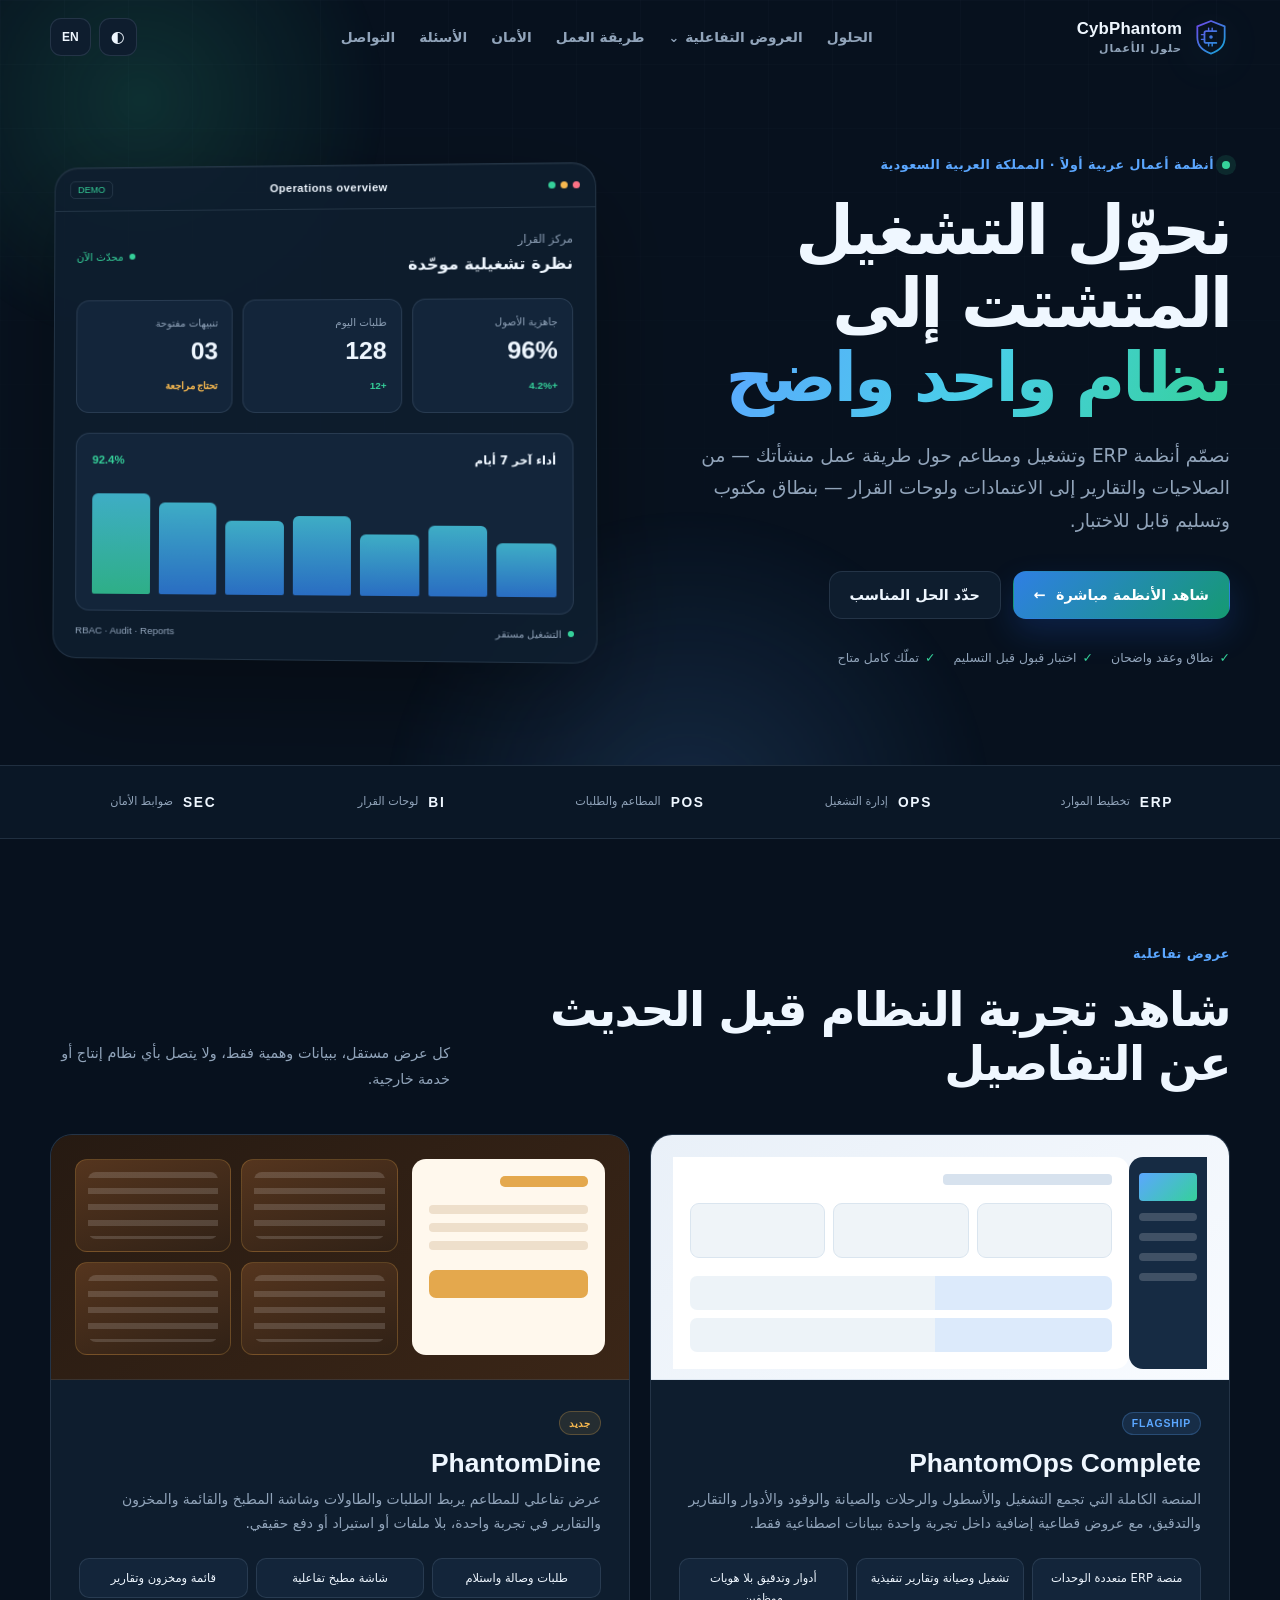
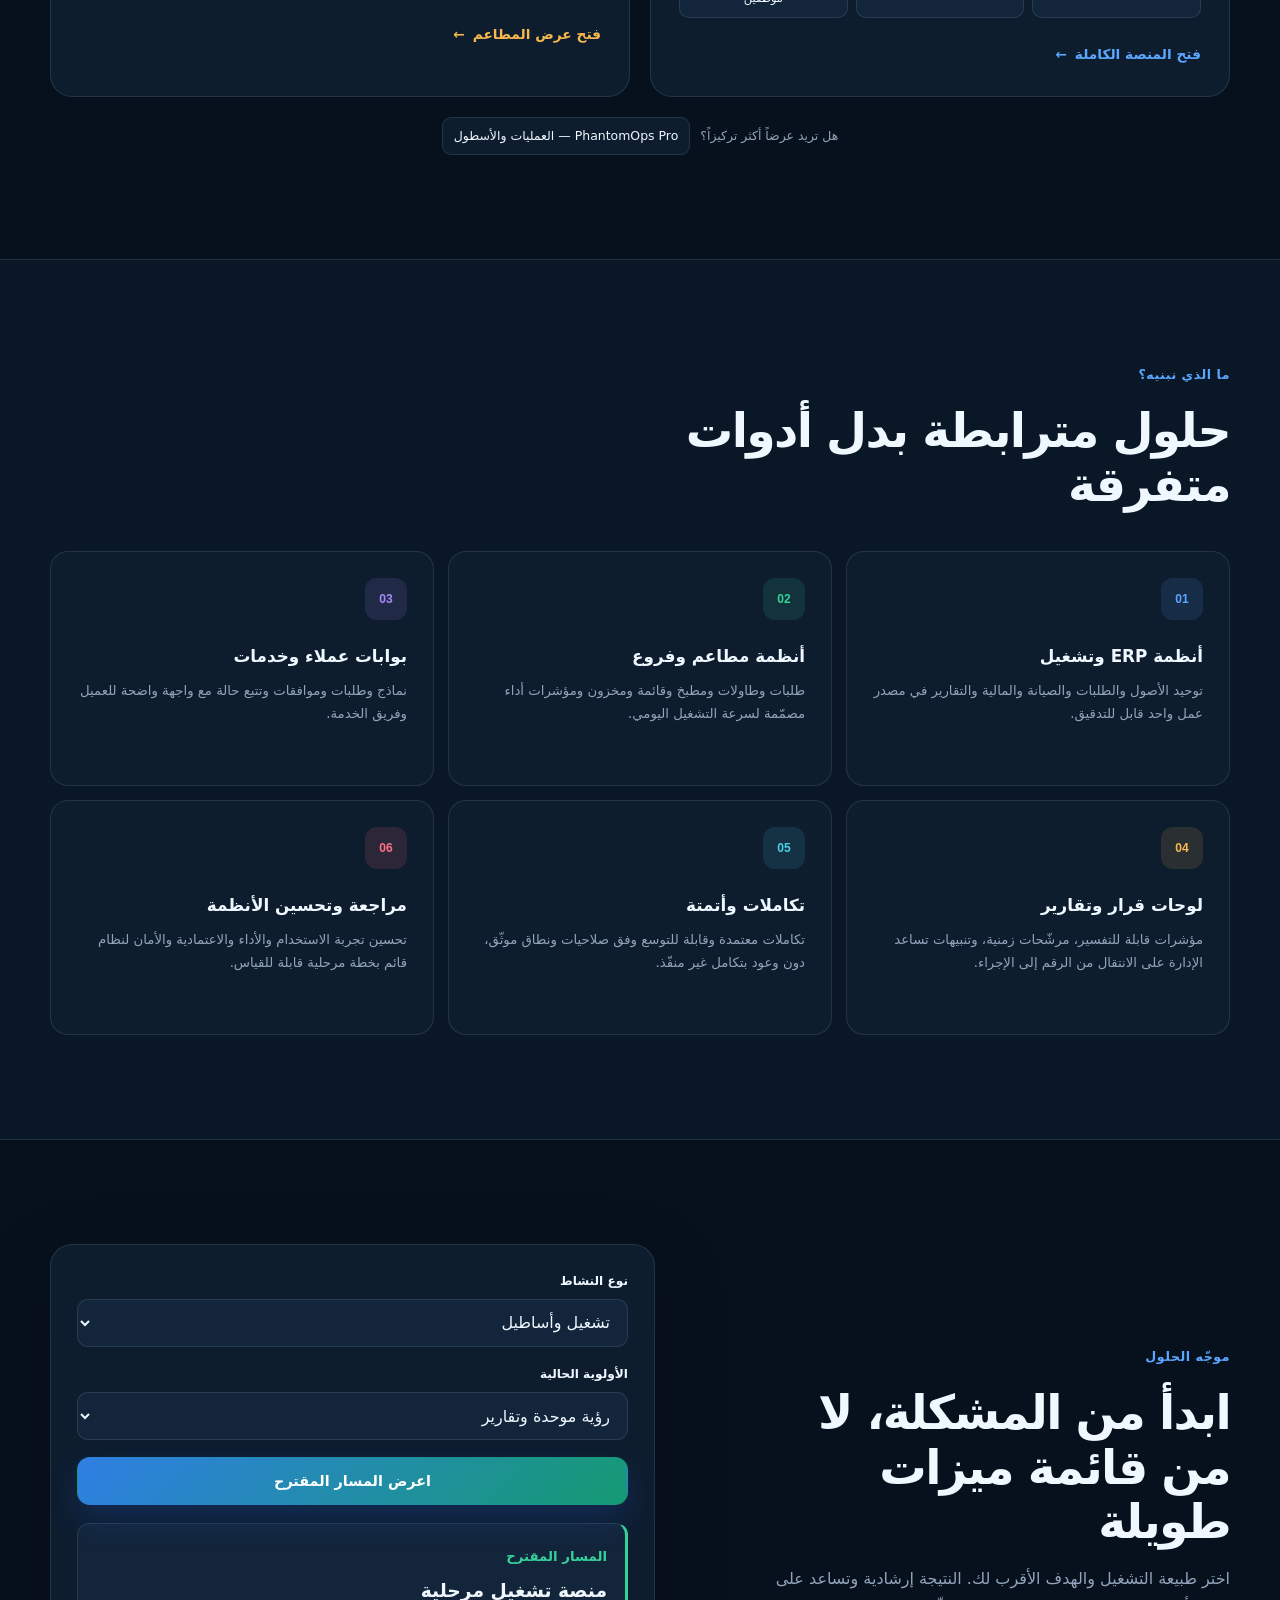
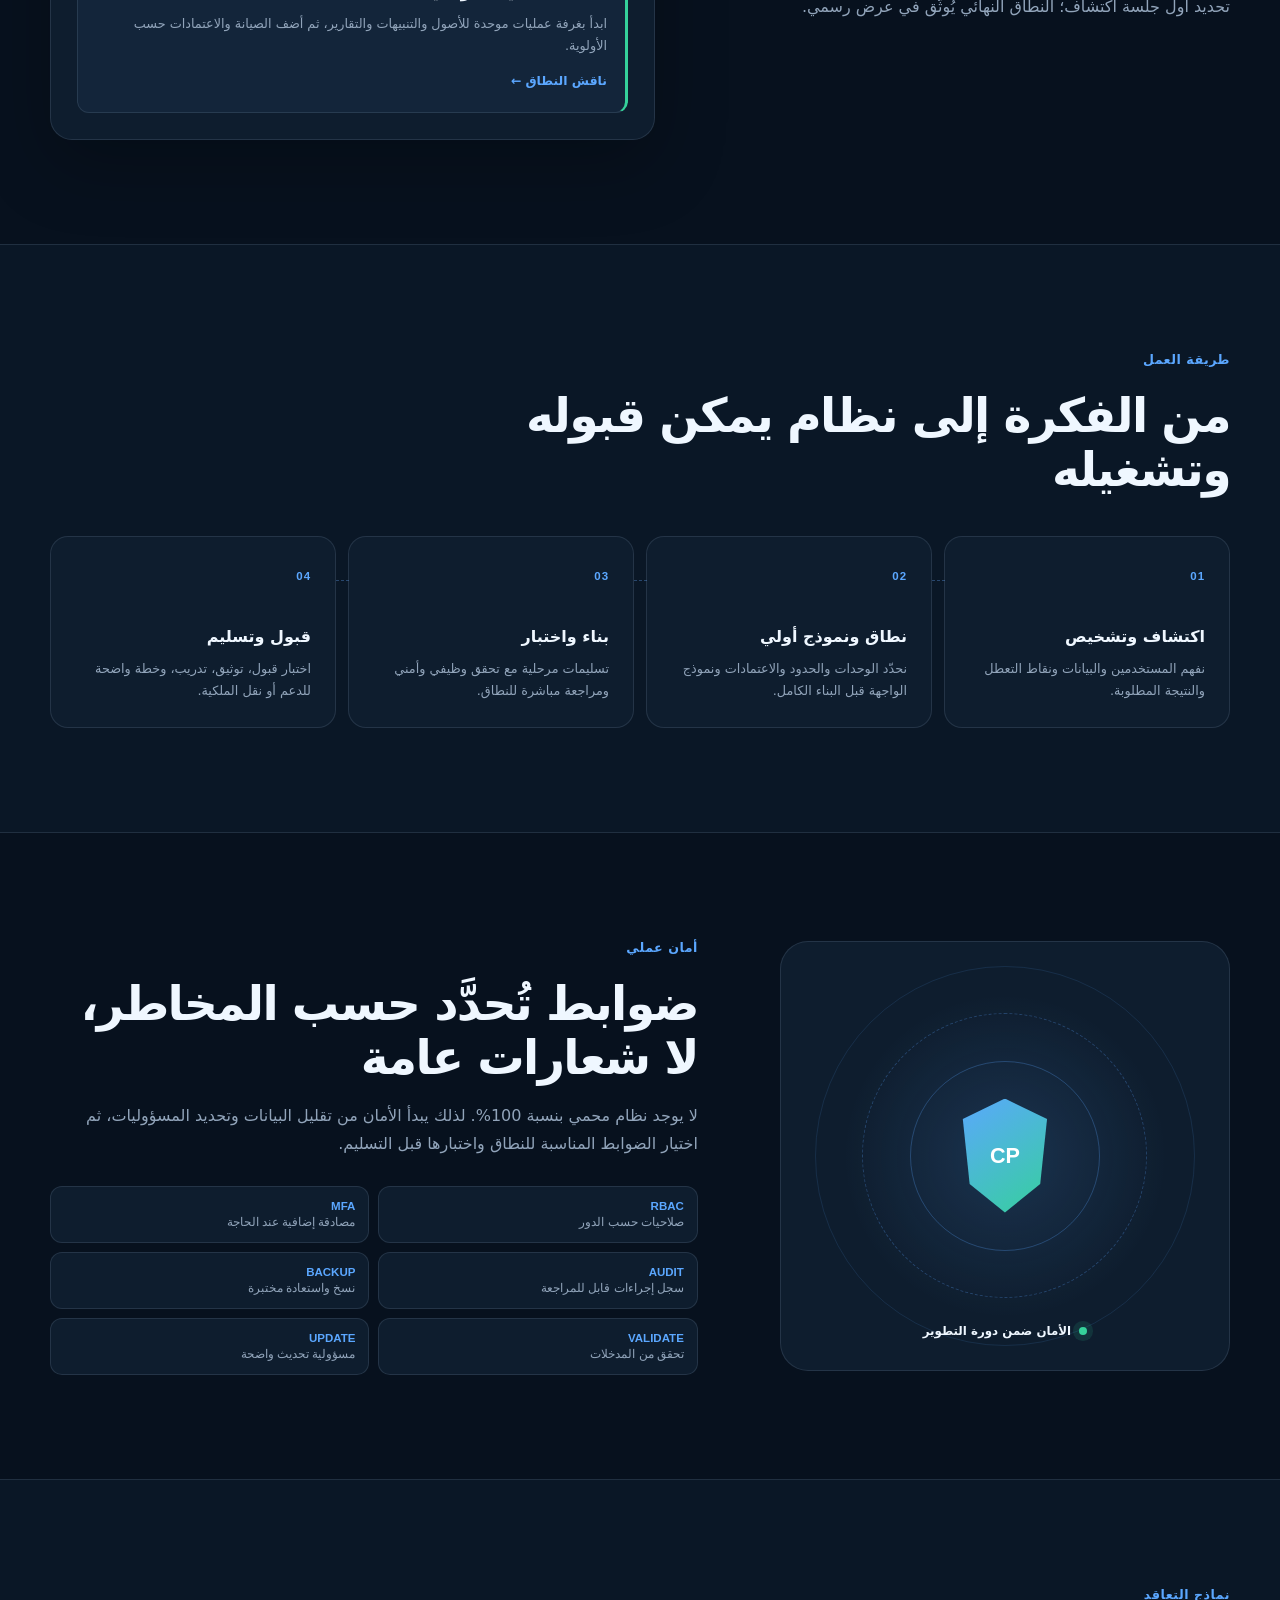
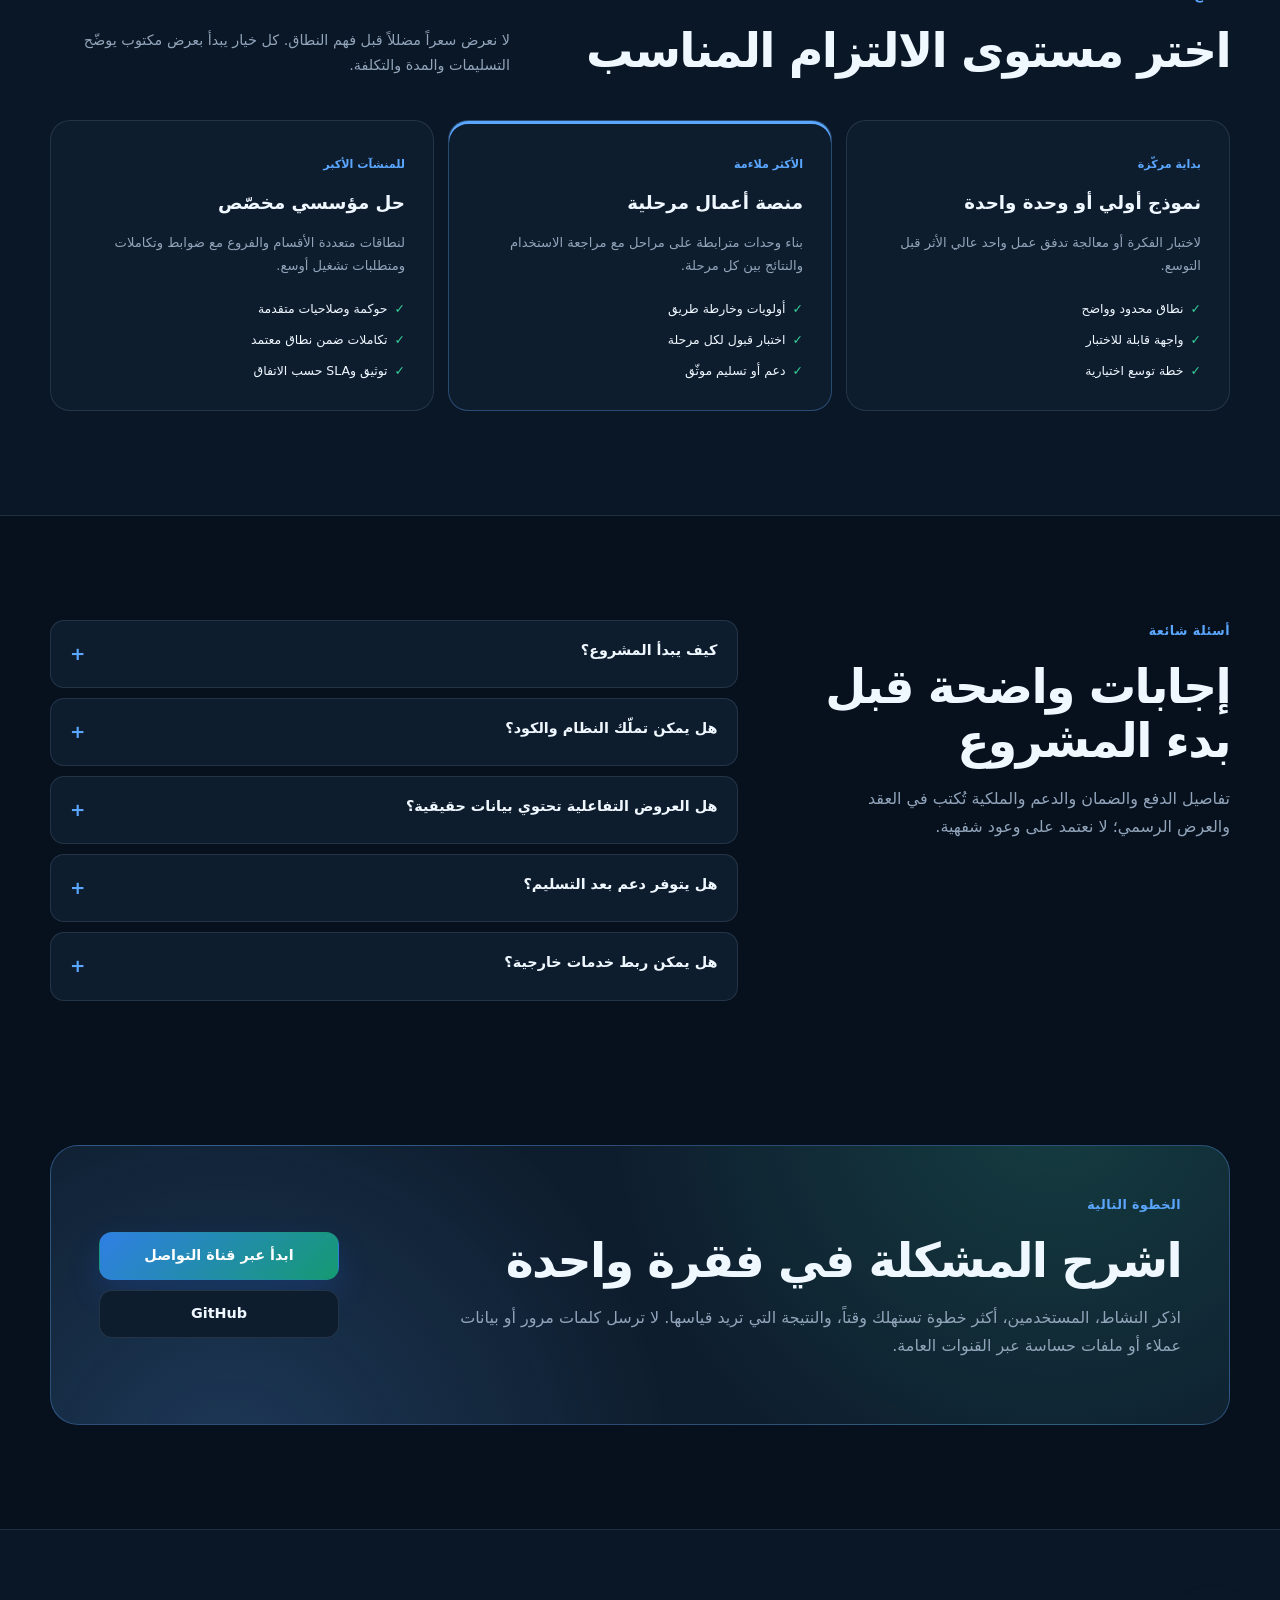
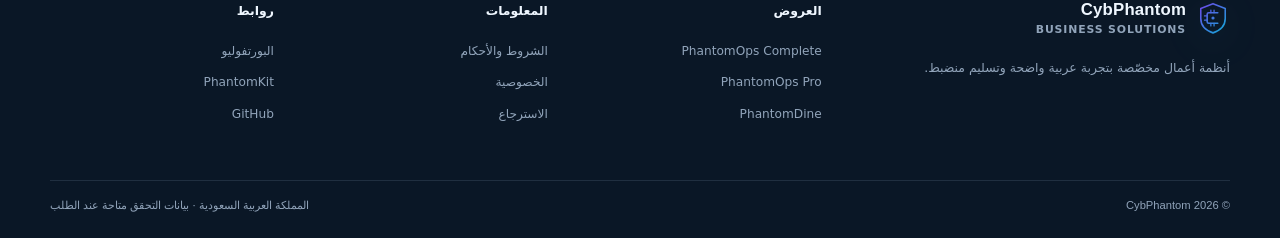
<file: index.html>
<!DOCTYPE html>
<html lang="ar" dir="rtl">
<head>
  <meta charset="utf-8">
  <meta name="viewport" content="width=device-width,initial-scale=1,viewport-fit=cover">
  <title>CybPhantom | أنظمة ERP وتشغيل ومطاعم مخصّصة في السعودية</title>
  <meta name="description" content="تطوير أنظمة ERP وتشغيل ومطاعم مخصّصة للمنشآت في السعودية، بواجهات عربية، صلاحيات واضحة، تقارير قابلة للتدقيق، وتسليم موثّق. شاهد عروضاً تفاعلية آمنة.">
  <meta name="author" content="CybPhantom">
  <meta name="robots" content="index,follow,max-image-preview:large,max-snippet:-1,max-video-preview:-1">
  <meta name="referrer" content="strict-origin-when-cross-origin">
  <meta name="theme-color" content="#07111e">
  <meta http-equiv="Content-Security-Policy" content="default-src 'self'; script-src 'self' 'sha256-KKV9Pro6HTqdIZBnpzJnDMkFS9guBBECxb6f6Jffo04='; style-src 'self' https://fonts.googleapis.com; font-src https://fonts.gstatic.com; img-src 'self' data:; connect-src 'none'; object-src 'none'; base-uri 'self'; form-action 'none'; frame-ancestors 'none'; upgrade-insecure-requests">
  <link rel="canonical" href="https://cybphantom.github.io/business-solutions/">
  <link rel="icon" href="favicon.svg" type="image/svg+xml">
  <link rel="preconnect" href="https://fonts.googleapis.com">
  <link rel="preconnect" href="https://fonts.gstatic.com" crossorigin>
  <link rel="stylesheet" href="https://fonts.googleapis.com/css2?family=IBM+Plex+Sans+Arabic:wght@400;500;600;700&family=Inter:wght@400;500;600;700&display=swap">
  <link rel="stylesheet" href="site.css">
  <meta property="og:type" content="website">
  <meta property="og:locale" content="ar_SA">
  <meta property="og:title" content="CybPhantom — أنظمة أعمال تُبنى حول طريقة عملك">
  <meta property="og:description" content="أنظمة ERP وتشغيل ومطاعم مخصّصة، مع عروض تفاعلية آمنة وتسليم موثّق للمنشآت في السعودية.">
  <meta property="og:url" content="https://cybphantom.github.io/business-solutions/">
  <meta property="og:image" content="https://cybphantom.github.io/business-solutions/og-image.png">
  <meta property="og:image:width" content="1200">
  <meta property="og:image:height" content="630">
  <meta property="og:image:alt" content="CybPhantom business systems and ERP solutions">
  <meta name="twitter:card" content="summary_large_image">
  <meta name="twitter:title" content="CybPhantom — Custom ERP &amp; Operations Systems">
  <meta name="twitter:description" content="Arabic-first business systems for organizations in Saudi Arabia.">
  <meta name="twitter:image" content="https://cybphantom.github.io/business-solutions/og-image.png">
  <script type="application/ld+json">
  {
    "@context":"https://schema.org",
    "@graph":[
      {
        "@type":"Organization",
        "@id":"https://cybphantom.github.io/business-solutions/#organization",
        "name":"CybPhantom",
        "url":"https://cybphantom.github.io/business-solutions/",
        "logo":"https://cybphantom.github.io/business-solutions/og-image.png",
        "sameAs":["https://github.com/CybPhantom","https://t.me/PhantomSecSupport"]
      },
      {
        "@type":"WebSite",
        "@id":"https://cybphantom.github.io/business-solutions/#website",
        "url":"https://cybphantom.github.io/business-solutions/",
        "name":"CybPhantom Business Solutions",
        "publisher":{"@id":"https://cybphantom.github.io/business-solutions/#organization"},
        "inLanguage":["ar-SA","en"]
      },
      {
        "@type":"Service",
        "@id":"https://cybphantom.github.io/business-solutions/#service",
        "name":"Custom ERP and Business Systems Development",
        "alternateName":"تطوير أنظمة ERP وحلول تشغيل مخصّصة",
        "provider":{"@id":"https://cybphantom.github.io/business-solutions/#organization"},
        "areaServed":{"@type":"Country","name":"Saudi Arabia"},
        "serviceType":["Custom ERP Development","Operations Systems","Restaurant Management Systems","Business Automation","Security-Aware Software Delivery"],
        "url":"https://cybphantom.github.io/business-solutions/"
      }
    ]
  }
  </script>
</head>
<body>
  <a class="skip-link" href="#main"><span data-ar>انتقل إلى المحتوى</span><span data-en>Skip to content</span></a>

  <header class="site-header" id="site-header">
    <nav class="nav shell" aria-label="التنقل الرئيسي">
      <a class="brand" href="#top" aria-label="CybPhantom Business Solutions">
        <img src="favicon.svg" width="38" height="38" alt="">
        <span><b>CybPhantom</b><small><span data-ar>حلول الأعمال</span><span data-en>Business Solutions</span></small></span>
      </a>
      <button class="menu-toggle" id="menu-toggle" type="button" aria-controls="nav-panel" aria-expanded="false">
        <span aria-hidden="true">☰</span><span data-ar>القائمة</span><span data-en>Menu</span>
      </button>
      <div class="nav-panel" id="nav-panel">
        <a href="#solutions"><span data-ar>الحلول</span><span data-en>Solutions</span></a>
        <details class="nav-dropdown">
          <summary><span data-ar>العروض التفاعلية</span><span data-en>Live Demos</span></summary>
          <div class="dropdown-panel">
            <a href="demo.html"><b>PhantomOps Complete</b><small><span data-ar>منصة ERP الكاملة</span><span data-en>Complete ERP Platform</span></small></a>
            <a href="operations-demo.html"><b>PhantomOps Pro</b><small><span data-ar>عرض متخصص للعمليات والأسطول</span><span data-en>Operations &amp; Fleet Module</span></small></a>
            <a href="restaurant-demo.html"><b>PhantomDine</b><small><span data-ar>إدارة المطاعم</span><span data-en>Restaurant Operations</span></small></a>
          </div>
        </details>
        <a href="#process"><span data-ar>طريقة العمل</span><span data-en>Process</span></a>
        <a href="#security"><span data-ar>الأمان</span><span data-en>Security</span></a>
        <a href="#faq"><span data-ar>الأسئلة</span><span data-en>FAQ</span></a>
        <a href="#contact"><span data-ar>التواصل</span><span data-en>Contact</span></a>
      </div>
      <div class="nav-actions">
        <button class="icon-button" id="theme-toggle" type="button" aria-label="تبديل المظهر" title="تبديل المظهر">◐</button>
        <button class="lang-button" id="lang-toggle" type="button"><span data-ar>EN</span><span data-en>العربية</span></button>
      </div>
    </nav>
  </header>

  <main id="main">
    <section class="hero" id="top">
      <div class="hero-orb hero-orb-one"></div><div class="hero-orb hero-orb-two"></div>
      <div class="shell hero-grid">
        <div class="hero-copy">
          <p class="eyebrow"><span class="live-dot"></span><span data-ar>أنظمة أعمال عربية أولاً · المملكة العربية السعودية</span><span data-en>Arabic-first business systems · Saudi Arabia</span></p>
          <h1><span data-ar>نحوّل التشغيل المتشتت إلى <em>نظام واحد واضح</em></span><span data-en>Turn fragmented operations into <em>one clear system</em></span></h1>
          <p class="hero-lead"><span data-ar>نصمّم أنظمة ERP وتشغيل ومطاعم حول طريقة عمل منشأتك — من الصلاحيات والتقارير إلى الاعتمادات ولوحات القرار — بنطاق مكتوب وتسليم قابل للاختبار.</span><span data-en>We design ERP, operations, and restaurant systems around how your organization actually works—from permissions and reporting to approvals and decision dashboards—with written scope and testable delivery.</span></p>
          <div class="hero-actions">
            <a class="button primary" href="#demos"><span data-ar>شاهد الأنظمة مباشرة</span><span data-en>Explore live systems</span><span aria-hidden="true">←</span></a>
            <a class="button secondary" href="#finder"><span data-ar>حدّد الحل المناسب</span><span data-en>Find the right solution</span></a>
          </div>
          <ul class="trust-row">
            <li><span>✓</span><span data-ar>نطاق وعقد واضحان</span><span data-en>Clear scope &amp; contract</span></li>
            <li><span>✓</span><span data-ar>اختبار قبول قبل التسليم</span><span data-en>Acceptance testing</span></li>
            <li><span>✓</span><span data-ar>تملّك كامل متاح</span><span data-en>Full ownership available</span></li>
          </ul>
        </div>

        <div class="hero-console" role="img" aria-label="معاينة لوحة تشغيل تجريبية">
          <div class="console-head"><span><i></i><i></i><i></i></span><b>Operations overview</b><small>DEMO</small></div>
          <div class="console-body">
            <div class="console-title"><span><small><span data-ar>مركز القرار</span><span data-en>Decision Center</span></small><b><span data-ar>نظرة تشغيلية موحّدة</span><span data-en>Unified operations view</span></b></span><span class="status"><span></span><span data-ar>محدّث الآن</span><span data-en>Live</span></span></div>
            <div class="metric-grid">
              <article><small><span data-ar>جاهزية الأصول</span><span data-en>Asset readiness</span></small><strong>96%</strong><span class="trend">+4.2%</span></article>
              <article><small><span data-ar>طلبات اليوم</span><span data-en>Today's orders</span></small><strong>128</strong><span class="trend">+12</span></article>
              <article><small><span data-ar>تنبيهات مفتوحة</span><span data-en>Open alerts</span></small><strong>03</strong><span class="trend neutral"><span data-ar>تحتاج مراجعة</span><span data-en>Review</span></span></article>
            </div>
            <div class="console-chart"><div class="chart-top"><b><span data-ar>أداء آخر 7 أيام</span><span data-en>Last 7 days</span></b><small>92.4%</small></div><div class="bars"><i></i><i></i><i></i><i></i><i></i><i></i><i></i></div></div>
            <div class="console-foot"><span><i class="green"></i><span data-ar>التشغيل مستقر</span><span data-en>Operations stable</span></span><span>RBAC · Audit · Reports</span></div>
          </div>
        </div>
      </div>
    </section>

    <section class="section logo-strip" aria-label="مجالات الحلول">
      <div class="shell logo-row">
        <span><b>ERP</b><small><span data-ar>تخطيط الموارد</span><span data-en>Resource planning</span></small></span>
        <span><b>OPS</b><small><span data-ar>إدارة التشغيل</span><span data-en>Operations</span></small></span>
        <span><b>POS</b><small><span data-ar>المطاعم والطلبات</span><span data-en>Restaurant orders</span></small></span>
        <span><b>BI</b><small><span data-ar>لوحات القرار</span><span data-en>Decision analytics</span></small></span>
        <span><b>SEC</b><small><span data-ar>ضوابط الأمان</span><span data-en>Security controls</span></small></span>
      </div>
    </section>

    <section class="section" id="demos">
      <div class="shell">
        <div class="section-head">
          <div><p class="section-kicker"><span data-ar>عروض تفاعلية</span><span data-en>Interactive demos</span></p><h2><span data-ar>شاهد تجربة النظام قبل الحديث عن التفاصيل</span><span data-en>Experience the system before discussing the details</span></h2></div>
          <p><span data-ar>كل عرض مستقل، ببيانات وهمية فقط، ولا يتصل بأي نظام إنتاج أو خدمة خارجية.</span><span data-en>Every showcase is independent, uses fictional data only, and connects to no production system or external service.</span></p>
        </div>
        <div class="demo-grid">
          <article class="demo-card demo-ops">
            <div class="demo-preview ops-preview" aria-hidden="true">
              <div class="mini-side"><i></i><i></i><i></i><i></i><i></i></div><div class="mini-main"><span></span><div><i></i><i></i><i></i></div><b></b><b></b></div>
            </div>
            <div class="demo-content"><span class="product-tag">Flagship</span><h3>PhantomOps Complete</h3><p><span data-ar>المنصة الكاملة التي تجمع التشغيل والأسطول والرحلات والصيانة والوقود والأدوار والتقارير والتدقيق، مع عروض قطاعية إضافية داخل تجربة واحدة ببيانات اصطناعية فقط.</span><span data-en>The complete platform combining operations, fleet, trips, maintenance, fuel, roles, reporting, and audit, with additional industry showcases in one synthetic-data experience.</span></p>
              <ul><li><span data-ar>منصة ERP متعددة الوحدات</span><span data-en>Multi-module ERP platform</span></li><li><span data-ar>تشغيل وصيانة وتقارير تنفيذية</span><span data-en>Operations, maintenance &amp; executive reports</span></li><li><span data-ar>أدوار وتدقيق بلا هويات موظفين</span><span data-en>Roles and audit without employee identities</span></li></ul>
              <a class="text-link" href="demo.html"><span data-ar>فتح المنصة الكاملة</span><span data-en>Open complete platform</span><span aria-hidden="true">←</span></a>
            </div>
          </article>
          <article class="demo-card demo-food">
            <div class="demo-preview food-preview" aria-hidden="true"><div class="order-ticket"><span></span><i></i><i></i><i></i><b></b></div><div class="kitchen-grid"><i></i><i></i><i></i><i></i></div></div>
            <div class="demo-content"><span class="product-tag warm"><span data-ar>جديد</span><span data-en>New</span></span><h3>PhantomDine</h3><p><span data-ar>عرض تفاعلي للمطاعم يربط الطلبات والطاولات وشاشة المطبخ والقائمة والمخزون والتقارير في تجربة واحدة، بلا ملفات أو استيراد أو دفع حقيقي.</span><span data-en>A restaurant demo connecting orders, tables, kitchen display, menu, inventory, and reports—without file uploads, imports, or real payments.</span></p>
              <ul><li><span data-ar>طلبات وصالة واستلام</span><span data-en>Dine-in, pickup &amp; orders</span></li><li><span data-ar>شاشة مطبخ تفاعلية</span><span data-en>Interactive kitchen display</span></li><li><span data-ar>قائمة ومخزون وتقارير</span><span data-en>Menu, inventory &amp; reports</span></li></ul>
              <a class="text-link warm-link" href="restaurant-demo.html"><span data-ar>فتح عرض المطاعم</span><span data-en>Open restaurant demo</span><span aria-hidden="true">←</span></a>
            </div>
          </article>
        </div>
        <div class="more-demos"><span><span data-ar>هل تريد عرضاً أكثر تركيزاً؟</span><span data-en>Need a more focused view?</span></span><a href="operations-demo.html"><span data-ar>PhantomOps Pro — العمليات والأسطول</span><span data-en>PhantomOps Pro — Operations &amp; Fleet</span></a></div>
      </div>
    </section>

    <section class="section soft-section" id="solutions">
      <div class="shell">
        <div class="section-head compact"><div><p class="section-kicker"><span data-ar>ما الذي نبنيه؟</span><span data-en>What we build</span></p><h2><span data-ar>حلول مترابطة بدل أدوات متفرقة</span><span data-en>Connected solutions instead of fragmented tools</span></h2></div></div>
        <div class="solution-grid">
          <article><span class="solution-icon blue">01</span><h3><span data-ar>أنظمة ERP وتشغيل</span><span data-en>ERP &amp; Operations</span></h3><p><span data-ar>توحيد الأصول والطلبات والصيانة والمالية والتقارير في مصدر عمل واحد قابل للتدقيق.</span><span data-en>Unify assets, requests, maintenance, finance, and reporting in one auditable workspace.</span></p></article>
          <article><span class="solution-icon green">02</span><h3><span data-ar>أنظمة مطاعم وفروع</span><span data-en>Restaurant &amp; Branch Systems</span></h3><p><span data-ar>طلبات وطاولات ومطبخ وقائمة ومخزون ومؤشرات أداء مصمّمة لسرعة التشغيل اليومي.</span><span data-en>Orders, tables, kitchen, menu, stock, and performance indicators designed for daily speed.</span></p></article>
          <article><span class="solution-icon violet">03</span><h3><span data-ar>بوابات عملاء وخدمات</span><span data-en>Customer &amp; Service Portals</span></h3><p><span data-ar>نماذج وطلبات وموافقات وتتبع حالة مع واجهة واضحة للعميل وفريق الخدمة.</span><span data-en>Requests, approvals, status tracking, and clear experiences for customers and service teams.</span></p></article>
          <article><span class="solution-icon amber">04</span><h3><span data-ar>لوحات قرار وتقارير</span><span data-en>Decision Dashboards</span></h3><p><span data-ar>مؤشرات قابلة للتفسير، مرشّحات زمنية، وتنبيهات تساعد الإدارة على الانتقال من الرقم إلى الإجراء.</span><span data-en>Explainable KPIs, time filters, and alerts that move management from numbers to action.</span></p></article>
          <article><span class="solution-icon cyan">05</span><h3><span data-ar>تكاملات وأتمتة</span><span data-en>Integrations &amp; Automation</span></h3><p><span data-ar>تكاملات معتمدة وقابلة للتوسع وفق صلاحيات ونطاق موثّق، دون وعود بتكامل غير منفّذ.</span><span data-en>Approved, scalable integrations under documented permissions and scope—without claiming unimplemented connections.</span></p></article>
          <article><span class="solution-icon red">06</span><h3><span data-ar>مراجعة وتحسين الأنظمة</span><span data-en>System Review &amp; Modernization</span></h3><p><span data-ar>تحسين تجربة الاستخدام والأداء والاعتمادية والأمان لنظام قائم بخطة مرحلية قابلة للقياس.</span><span data-en>Improve UX, performance, reliability, and security of existing systems through measurable phases.</span></p></article>
        </div>
      </div>
    </section>

    <section class="section" id="finder">
      <div class="shell finder-grid">
        <div class="finder-copy"><p class="section-kicker"><span data-ar>موجّه الحلول</span><span data-en>Solution finder</span></p><h2><span data-ar>ابدأ من المشكلة، لا من قائمة ميزات طويلة</span><span data-en>Start with the problem, not a long feature list</span></h2><p><span data-ar>اختر طبيعة التشغيل والهدف الأقرب لك. النتيجة إرشادية وتساعد على تحديد أول جلسة اكتشاف؛ النطاق النهائي يُوثّق في عرض رسمي.</span><span data-en>Select your operating model and nearest goal. The result guides the discovery conversation; final scope is documented in a formal proposal.</span></p></div>
        <div class="finder-card">
          <label for="finder-sector"><span data-ar>نوع النشاط</span><span data-en>Business type</span></label>
          <select id="finder-sector"><option value="operations" data-ar-option="تشغيل وأساطيل" data-en-option="Operations &amp; fleets">تشغيل وأساطيل</option><option value="restaurant" data-ar-option="مطعم أو عدة فروع" data-en-option="Restaurant or branches">مطعم أو عدة فروع</option><option value="service" data-ar-option="خدمات وطلبات عملاء" data-en-option="Services &amp; customer requests">خدمات وطلبات عملاء</option><option value="existing" data-ar-option="نظام قائم يحتاج تحسين" data-en-option="Existing system modernization">نظام قائم يحتاج تحسين</option></select>
          <label for="finder-goal"><span data-ar>الأولوية الحالية</span><span data-en>Current priority</span></label>
          <select id="finder-goal"><option value="visibility" data-ar-option="رؤية موحدة وتقارير" data-en-option="Unified visibility &amp; reports">رؤية موحدة وتقارير</option><option value="workflow" data-ar-option="تقليل العمل اليدوي" data-en-option="Reduce manual work">تقليل العمل اليدوي</option><option value="control" data-ar-option="صلاحيات واعتمادات" data-en-option="Access &amp; approvals">صلاحيات واعتمادات</option><option value="growth" data-ar-option="توسع وفروع جديدة" data-en-option="Growth &amp; new branches">توسع وفروع جديدة</option></select>
          <button class="button primary full" id="finder-button" type="button"><span data-ar>اعرض المسار المقترح</span><span data-en>Show recommended path</span></button>
          <div class="finder-result" id="finder-result" aria-live="polite"><small><span data-ar>المسار المقترح</span><span data-en>Recommended path</span></small><h3><span data-ar>منصة تشغيل مرحلية</span><span data-en>Phased operations platform</span></h3><p><span data-ar>ابدأ بلوحة القيادة وتدفق واحد عالي الأثر، ثم أضف الوحدات بعد اختبار الاستخدام.</span><span data-en>Start with the command dashboard and one high-impact workflow, then expand after usage validation.</span></p><a href="#contact"><span data-ar>ناقش النطاق</span><span data-en>Discuss scope</span> ←</a></div>
        </div>
      </div>
    </section>

    <section class="section soft-section" id="process">
      <div class="shell"><div class="section-head compact"><div><p class="section-kicker"><span data-ar>طريقة العمل</span><span data-en>Delivery process</span></p><h2><span data-ar>من الفكرة إلى نظام يمكن قبوله وتشغيله</span><span data-en>From idea to a system you can accept and operate</span></h2></div></div>
        <ol class="process-list">
          <li><span>01</span><div><h3><span data-ar>اكتشاف وتشخيص</span><span data-en>Discover</span></h3><p><span data-ar>نفهم المستخدمين والبيانات ونقاط التعطل والنتيجة المطلوبة.</span><span data-en>Understand users, data, bottlenecks, and desired outcomes.</span></p></div></li>
          <li><span>02</span><div><h3><span data-ar>نطاق ونموذج أولي</span><span data-en>Scope &amp; prototype</span></h3><p><span data-ar>نحدّد الوحدات والحدود والاعتمادات ونموذج الواجهة قبل البناء الكامل.</span><span data-en>Define modules, boundaries, approvals, and interface direction before full build.</span></p></div></li>
          <li><span>03</span><div><h3><span data-ar>بناء واختبار</span><span data-en>Build &amp; test</span></h3><p><span data-ar>تسليمات مرحلية مع تحقق وظيفي وأمني ومراجعة مباشرة للنطاق.</span><span data-en>Incremental delivery with functional, security, and scope validation.</span></p></div></li>
          <li><span>04</span><div><h3><span data-ar>قبول وتسليم</span><span data-en>Accept &amp; hand over</span></h3><p><span data-ar>اختبار قبول، توثيق، تدريب، وخطة واضحة للدعم أو نقل الملكية.</span><span data-en>Acceptance testing, documentation, training, and a clear support or ownership path.</span></p></div></li>
        </ol>
      </div>
    </section>

    <section class="section" id="security">
      <div class="shell security-grid">
        <div class="security-panel"><span class="shield-mark">CP</span><div class="security-rings"><i></i><i></i><i></i></div><div class="security-state"><span></span><b><span data-ar>الأمان ضمن دورة التطوير</span><span data-en>Security in the delivery lifecycle</span></b></div></div>
        <div><p class="section-kicker"><span data-ar>أمان عملي</span><span data-en>Practical security</span></p><h2><span data-ar>ضوابط تُحدَّد حسب المخاطر، لا شعارات عامة</span><span data-en>Controls scoped to risk—not generic slogans</span></h2><p class="security-lead"><span data-ar>لا يوجد نظام محمي بنسبة 100%. لذلك يبدأ الأمان من تقليل البيانات وتحديد المسؤوليات، ثم اختيار الضوابط المناسبة للنطاق واختبارها قبل التسليم.</span><span data-en>No system is 100% secure. Security starts with data minimization and clear responsibility, followed by scoped controls and verification before handover.</span></p>
          <div class="control-grid"><span>RBAC<small><span data-ar>صلاحيات حسب الدور</span><span data-en>Role-based access</span></small></span><span>MFA<small><span data-ar>مصادقة إضافية عند الحاجة</span><span data-en>Additional authentication</span></small></span><span>AUDIT<small><span data-ar>سجل إجراءات قابل للمراجعة</span><span data-en>Reviewable activity trail</span></small></span><span>BACKUP<small><span data-ar>نسخ واستعادة مختبرة</span><span data-en>Tested recovery</span></small></span><span>VALIDATE<small><span data-ar>تحقق من المدخلات</span><span data-en>Input validation</span></small></span><span>UPDATE<small><span data-ar>مسؤولية تحديث واضحة</span><span data-en>Update ownership</span></small></span></div>
        </div>
      </div>
    </section>

    <section class="section soft-section" id="engagement">
      <div class="shell"><div class="section-head"><div><p class="section-kicker"><span data-ar>نماذج التعاقد</span><span data-en>Engagement models</span></p><h2><span data-ar>اختر مستوى الالتزام المناسب</span><span data-en>Choose the right level of commitment</span></h2></div><p><span data-ar>لا نعرض سعراً مضللاً قبل فهم النطاق. كل خيار يبدأ بعرض مكتوب يوضّح التسليمات والمدة والتكلفة.</span><span data-en>We do not publish misleading prices before understanding scope. Every option begins with a written proposal covering deliverables, timeline, and cost.</span></p></div>
        <div class="engagement-grid">
          <article><span class="plan-label"><span data-ar>بداية مركّزة</span><span data-en>Focused start</span></span><h3><span data-ar>نموذج أولي أو وحدة واحدة</span><span data-en>Prototype or one module</span></h3><p><span data-ar>لاختبار الفكرة أو معالجة تدفق عمل واحد عالي الأثر قبل التوسع.</span><span data-en>Validate an idea or solve one high-impact workflow before expanding.</span></p><ul><li><span data-ar>نطاق محدود وواضح</span><span data-en>Bounded scope</span></li><li><span data-ar>واجهة قابلة للاختبار</span><span data-en>Testable interface</span></li><li><span data-ar>خطة توسع اختيارية</span><span data-en>Optional growth plan</span></li></ul></article>
          <article class="featured"><span class="plan-label"><span data-ar>الأكثر ملاءمة</span><span data-en>Most adaptable</span></span><h3><span data-ar>منصة أعمال مرحلية</span><span data-en>Phased business platform</span></h3><p><span data-ar>بناء وحدات مترابطة على مراحل مع مراجعة الاستخدام والنتائج بين كل مرحلة.</span><span data-en>Build connected modules in phases, reviewing adoption and outcomes between stages.</span></p><ul><li><span data-ar>أولويات وخارطة طريق</span><span data-en>Prioritized roadmap</span></li><li><span data-ar>اختبار قبول لكل مرحلة</span><span data-en>Acceptance per phase</span></li><li><span data-ar>دعم أو تسليم موثّق</span><span data-en>Support or documented handover</span></li></ul></article>
          <article><span class="plan-label"><span data-ar>للمنشآت الأكبر</span><span data-en>For larger organizations</span></span><h3><span data-ar>حل مؤسسي مخصّص</span><span data-en>Custom enterprise solution</span></h3><p><span data-ar>لنطاقات متعددة الأقسام والفروع مع ضوابط وتكاملات ومتطلبات تشغيل أوسع.</span><span data-en>For multi-department and multi-branch scope with broader controls and integrations.</span></p><ul><li><span data-ar>حوكمة وصلاحيات متقدمة</span><span data-en>Advanced governance</span></li><li><span data-ar>تكاملات ضمن نطاق معتمد</span><span data-en>Approved integrations</span></li><li><span data-ar>توثيق وSLA حسب الاتفاق</span><span data-en>Documentation &amp; agreed SLA</span></li></ul></article>
        </div>
      </div>
    </section>

    <section class="section" id="faq">
      <div class="shell faq-grid"><div><p class="section-kicker"><span data-ar>أسئلة شائعة</span><span data-en>FAQ</span></p><h2><span data-ar>إجابات واضحة قبل بدء المشروع</span><span data-en>Clear answers before a project starts</span></h2><p><span data-ar>تفاصيل الدفع والضمان والدعم والملكية تُكتب في العقد والعرض الرسمي؛ لا نعتمد على وعود شفهية.</span><span data-en>Payment, warranty, support, and ownership details are written into the contract and formal proposal—not left to verbal promises.</span></p></div>
        <div class="accordion">
          <details><summary><span data-ar>كيف يبدأ المشروع؟</span><span data-en>How does a project start?</span></summary><p><span data-ar>بجلسة اكتشاف مختصرة، ثم ملخص متطلبات وعرض رسمي يحدد النطاق والتسليمات والمدة والتكلفة ومسؤوليات الطرفين.</span><span data-en>With a short discovery session, followed by a requirements summary and formal proposal defining scope, deliverables, timeline, cost, and responsibilities.</span></p></details>
          <details><summary><span data-ar>هل يمكن تملّك النظام والكود؟</span><span data-en>Can we own the system and source code?</span></summary><p><span data-ar>نعم، يتوفر خيار نقل السورس والتوثيق وحقوق الاستخدام أو الملكية وفق عقد واضح يبيّن مكونات الأطراف الثالثة وحدود الدعم.</span><span data-en>Yes. Source, documentation, and usage or ownership rights can be transferred under a clear agreement covering third-party components and support limits.</span></p></details>
          <details><summary><span data-ar>هل العروض التفاعلية تحتوي بيانات حقيقية؟</span><span data-en>Do the demos contain real data?</span></summary><p><span data-ar>لا. جميع السجلات والمعرّفات والأرقام في العروض وهمية، ولا توجد حسابات دخول أو ملفات عملاء أو اتصال بأنظمة الإنتاج.</span><span data-en>No. All records, identifiers, and figures are fictional. The demos contain no login accounts, customer files, or production connections.</span></p></details>
          <details><summary><span data-ar>هل يتوفر دعم بعد التسليم؟</span><span data-en>Is post-delivery support available?</span></summary><p><span data-ar>نعم، يمكن الاتفاق على ضمان محدود أو صيانة شهرية أو SLA حسب حساسية النظام، مع تحديد نطاق الدعم ومسؤولية التحديث والاستضافة.</span><span data-en>Yes. A limited warranty, monthly maintenance, or SLA can be agreed based on system criticality, with support, updates, and hosting responsibilities defined.</span></p></details>
          <details><summary><span data-ar>هل يمكن ربط خدمات خارجية؟</span><span data-en>Can third-party services be integrated?</span></summary><p><span data-ar>نعم عندما تتوفر واجهة معتمدة وصلاحيات مناسبة. يتم تقييم التكامل أمنياً وفنياً وتوثيق تكلفته وحدوده قبل التنفيذ.</span><span data-en>Yes, when an approved interface and suitable permissions exist. Integrations are assessed technically and for security, then scoped before implementation.</span></p></details>
        </div>
      </div>
    </section>

    <section class="section contact-section" id="contact">
      <div class="shell contact-card"><div><p class="section-kicker"><span data-ar>الخطوة التالية</span><span data-en>Next step</span></p><h2><span data-ar>اشرح المشكلة في فقرة واحدة</span><span data-en>Describe the problem in one paragraph</span></h2><p><span data-ar>اذكر النشاط، المستخدمين، أكثر خطوة تستهلك وقتاً، والنتيجة التي تريد قياسها. لا ترسل كلمات مرور أو بيانات عملاء أو ملفات حساسة عبر القنوات العامة.</span><span data-en>Share the business type, users, most time-consuming step, and the outcome you want to measure. Never send passwords, customer data, or sensitive files through public channels.</span></p></div>
        <div class="contact-actions"><a class="button primary" href="https://t.me/PhantomSecSupport" target="_blank" rel="noopener noreferrer"><span data-ar>ابدأ عبر قناة التواصل</span><span data-en>Start via business contact</span></a><a class="button secondary" href="https://github.com/CybPhantom" target="_blank" rel="noopener noreferrer">GitHub</a></div>
      </div>
    </section>
  </main>

  <footer class="site-footer">
    <div class="shell footer-grid"><div class="footer-brand"><a class="brand" href="#top"><img src="favicon.svg" width="34" height="34" alt=""><span><b>CybPhantom</b><small>Business Solutions</small></span></a><p><span data-ar>أنظمة أعمال مخصّصة بتجربة عربية واضحة وتسليم منضبط.</span><span data-en>Custom business systems with clear Arabic UX and disciplined delivery.</span></p></div>
      <div><h3><span data-ar>العروض</span><span data-en>Demos</span></h3><a href="demo.html">PhantomOps Complete</a><a href="operations-demo.html">PhantomOps Pro</a><a href="restaurant-demo.html">PhantomDine</a></div>
      <div><h3><span data-ar>المعلومات</span><span data-en>Information</span></h3><a href="terms.html"><span data-ar>الشروط والأحكام</span><span data-en>Terms</span></a><a href="privacy.html"><span data-ar>الخصوصية</span><span data-en>Privacy</span></a><a href="refund.html"><span data-ar>الاسترجاع</span><span data-en>Refunds</span></a></div>
      <div><h3><span data-ar>روابط</span><span data-en>Links</span></h3><a href="https://cybphantom.github.io/"><span data-ar>البورتفوليو</span><span data-en>Portfolio</span></a><a href="https://cybphantom.github.io/phantomsec-site/">PhantomKit</a><a href="https://github.com/CybPhantom" target="_blank" rel="noopener noreferrer">GitHub</a></div>
    </div>
    <div class="shell footer-bottom"><span>© 2026 CybPhantom</span><span><span data-ar>المملكة العربية السعودية · بيانات التحقق متاحة عند الطلب</span><span data-en>Saudi Arabia · Verification available on request</span></span></div>
  </footer>

  <script src="site.js" defer></script>
</body>
</html>
</file>
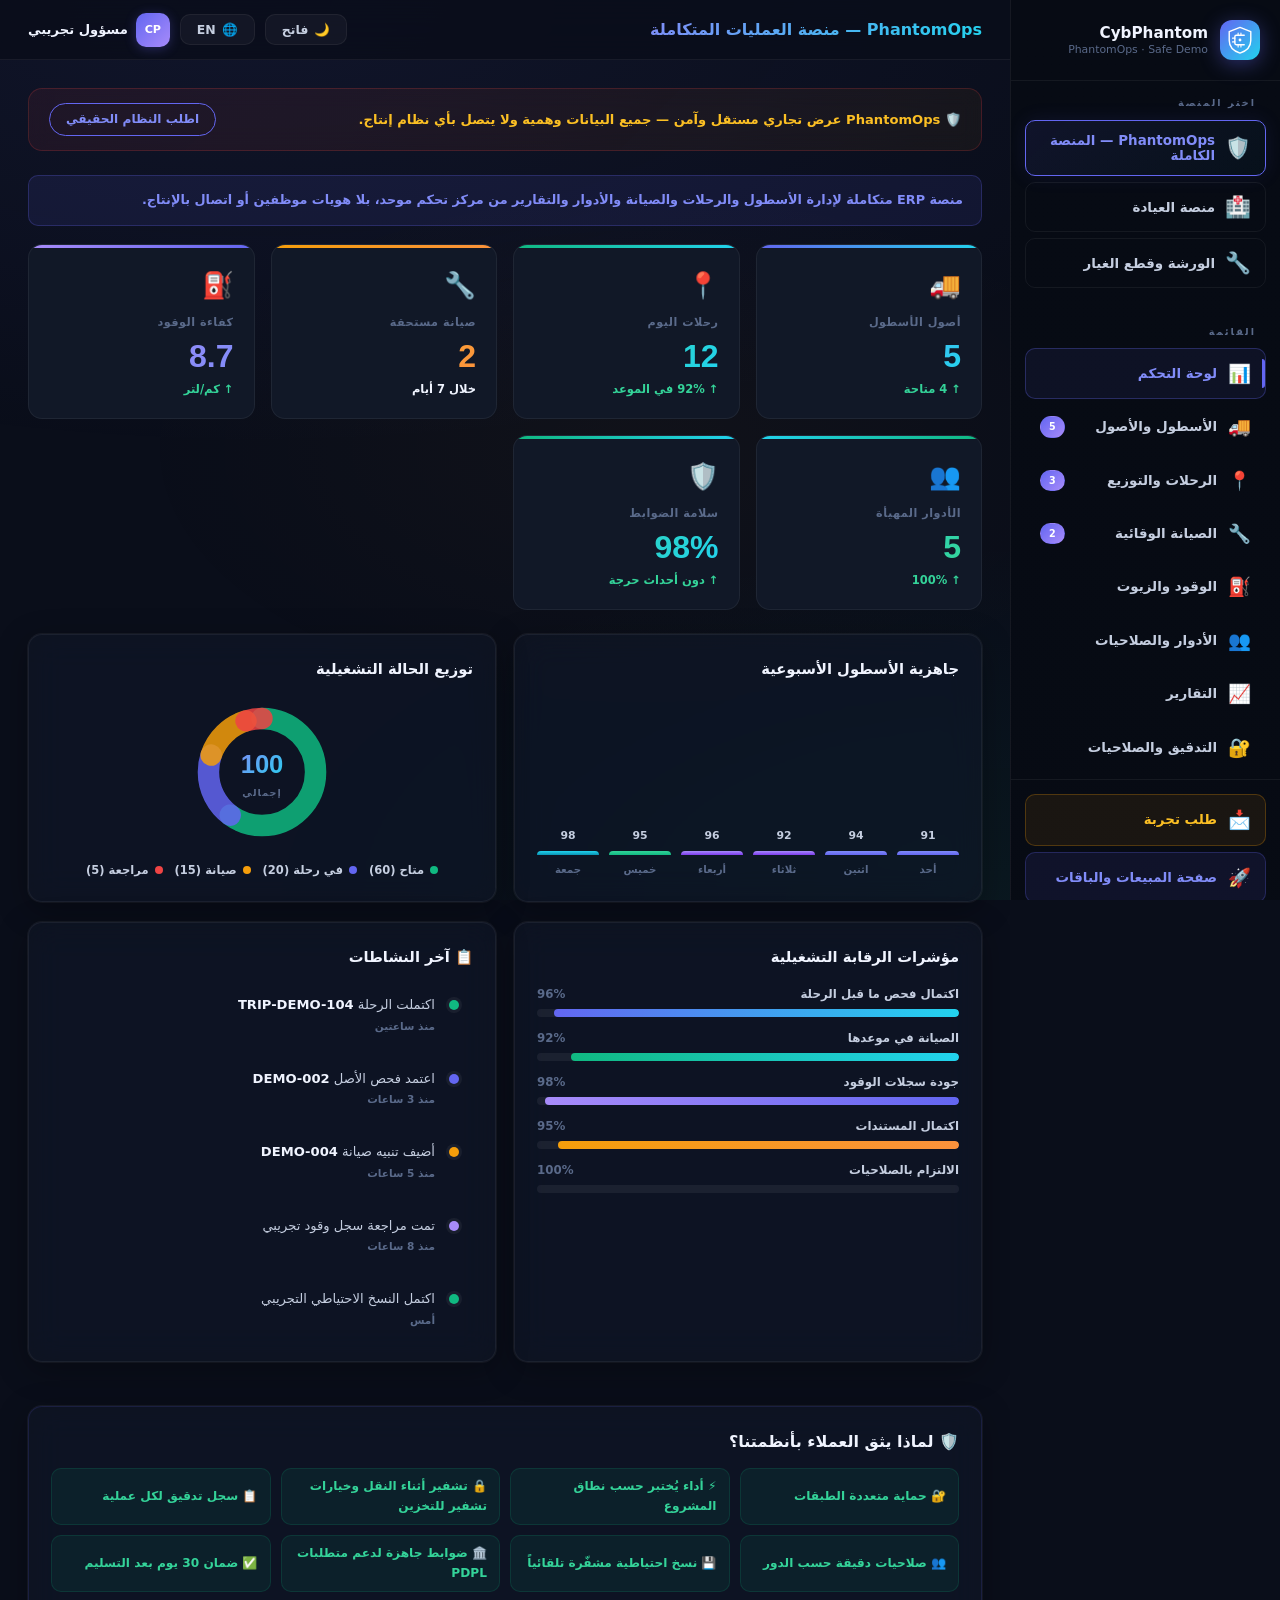
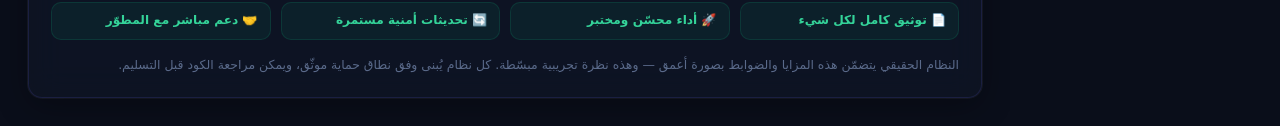
<file: demo.html>
<!DOCTYPE html>
<html lang="ar" dir="rtl">
<head>
<meta charset="UTF-8">
<meta name="viewport" content="width=device-width, initial-scale=1.0">
<title>PhantomOps — Complete ERP Demo | CybPhantom</title>
<meta name="description" content="PhantomOps is CybPhantom's safe, interactive ERP showcase for fleet, trips, maintenance, fuel, role controls, reporting, and audit. All records are synthetic and contain no employee identities.">
<meta name="robots" content="noindex, nofollow">
<meta name="theme-color" content="#0a0e1a">
<meta http-equiv="Content-Security-Policy" content="default-src 'self'; script-src 'self' 'unsafe-inline'; style-src 'self' 'unsafe-inline' https://fonts.googleapis.com; font-src https://fonts.gstatic.com; img-src 'self' data:; connect-src 'none'; object-src 'none'; base-uri 'self'; form-action 'none'; upgrade-insecure-requests">
<link rel="icon" href="favicon.svg" type="image/svg+xml">
<link href="https://fonts.googleapis.com/css2?family=Inter:wght@400;500;600;700;800;900&family=Tajawal:wght@400;500;700;800;900&display=swap" rel="stylesheet">
<style>
*,*::before,*::after{margin:0;padding:0;box-sizing:border-box}
:root{
  --bg:#0a0e1a;--bg2:#111827;--bg3:#1f2937;
  --sidebar:#070b14;--sidebar-w:270px;
  --card:#111827;--card2:#1a2236;
  --border:rgba(255,255,255,.06);--border2:rgba(255,255,255,.1);
  --text:#f0f4ff;--text2:#c5cee0;--muted:#5a6a8a;
  --accent:#6366f1;--accent2:#818cf8;--accent-bg:rgba(99,102,241,.1);
  --green:#10b981;--green2:#34d399;--green-bg:rgba(16,185,129,.08);
  --gold:#f59e0b;--gold2:#fbbf24;--gold-bg:rgba(245,158,11,.08);
  --red:#ef4444;--red2:#f87171;--red-bg:rgba(239,68,68,.08);
  --purple:#a78bfa;--purple-bg:rgba(167,139,250,.08);
  --cyan:#22d3ee;--cyan-bg:rgba(34,211,238,.08);
  --radius:14px;--radius-sm:10px;
  --header-h:60px;
  --glow:0 0 40px rgba(99,102,241,.15);
  --card-glow:0 8px 32px rgba(0,0,0,.3),0 0 0 1px var(--border);
}
html{scroll-behavior:smooth}
body{background:var(--bg);color:var(--text);font-family:'Tajawal','Inter',system-ui,sans-serif;line-height:1.6;overflow-x:hidden;min-height:100vh}

/* ═══ ANIMATED BG ═══ */
body::before{content:'';position:fixed;inset:0;z-index:0;pointer-events:none;
  background:radial-gradient(ellipse 80% 50% at 20% 0%,rgba(99,102,241,.08),transparent),
    radial-gradient(ellipse 60% 40% at 80% 100%,rgba(16,185,129,.06),transparent),
    radial-gradient(ellipse 40% 30% at 50% 50%,rgba(245,158,11,.03),transparent)}

/* ═══ LAYOUT ═══ */
.app{display:flex;min-height:100vh;position:relative;z-index:1}
.sidebar{position:fixed;inset-block:0;inset-inline-start:0;width:var(--sidebar-w);
  background:linear-gradient(180deg,var(--sidebar),rgba(7,11,20,.98));
  border-inline-end:1px solid var(--border);z-index:50;display:flex;flex-direction:column;
  transition:transform .35s cubic-bezier(.4,0,.2,1);overflow-y:auto;overflow-x:hidden;
  backdrop-filter:blur(20px)}
.sidebar::-webkit-scrollbar{width:3px}
.sidebar::-webkit-scrollbar-thumb{background:var(--accent);border-radius:2px}
.main{margin-inline-start:var(--sidebar-w);flex:1;min-width:0;display:flex;flex-direction:column}
.header{height:var(--header-h);background:rgba(10,14,26,.85);backdrop-filter:blur(20px);
  border-bottom:1px solid var(--border);display:flex;align-items:center;justify-content:space-between;
  padding:0 28px;position:sticky;top:0;z-index:40}
.content{flex:1;padding:28px;overflow-y:auto}

/* ═══ SIDEBAR ═══ */
.sb-logo{padding:20px;border-bottom:1px solid var(--border);display:flex;align-items:center;gap:12px}
.sb-logo-icon{width:40px;height:40px;border-radius:12px;
  background:linear-gradient(135deg,var(--accent),var(--cyan));
  display:flex;align-items:center;justify-content:center;font-size:1rem;font-weight:900;color:#fff;flex-shrink:0;
  box-shadow:0 4px 20px rgba(99,102,241,.4);animation:logoPulse 3s ease-in-out infinite}
@keyframes logoPulse{0%,100%{box-shadow:0 4px 20px rgba(99,102,241,.4)}50%{box-shadow:0 4px 30px rgba(99,102,241,.6)}}
.sb-logo-text{font-size:.95rem;font-weight:800;color:var(--text);line-height:1.2}
.sb-logo-text small{display:block;font-size:.68rem;font-weight:500;color:var(--muted)}

.sb-section{padding:16px 14px 6px}
.sb-section-title{font-size:.6rem;font-weight:800;text-transform:uppercase;letter-spacing:2px;color:var(--muted);padding:0 10px;margin-bottom:8px}
.sb-nav{list-style:none;display:flex;flex-direction:column;gap:2px}
.sb-item{display:flex;align-items:center;gap:10px;padding:10px 14px;border-radius:var(--radius-sm);
  cursor:pointer;font-size:.84rem;font-weight:600;color:var(--text2);transition:all .25s ease;
  border:1px solid transparent;user-select:none;position:relative;overflow:hidden}
.sb-item::before{content:'';position:absolute;inset:0;opacity:0;transition:opacity .25s;
  background:linear-gradient(90deg,rgba(99,102,241,.12),transparent)}
.sb-item:hover::before{opacity:1}
.sb-item:hover{color:var(--text);border-color:rgba(99,102,241,.15)}
.sb-item.active{color:var(--accent2);border-color:rgba(99,102,241,.3);background:rgba(99,102,241,.08)}
.sb-item.active::after{content:'';position:absolute;inset-inline-start:0;top:20%;bottom:20%;width:3px;
  background:var(--accent);border-radius:0 3px 3px 0}
.sb-item .icon{font-size:1.15rem;width:24px;text-align:center;flex-shrink:0}
.sb-item .badge{margin-inline-start:auto;background:linear-gradient(135deg,var(--accent),var(--purple));color:#fff;
  font-size:.6rem;font-weight:800;padding:2px 8px;border-radius:100px;min-width:22px;text-align:center}

.sb-platform{padding:14px}
.sb-platform-title{font-size:.6rem;font-weight:800;text-transform:uppercase;letter-spacing:2px;color:var(--muted);padding:0 10px;margin-bottom:10px}
.sb-plat-btn{display:flex;align-items:center;gap:10px;width:100%;padding:12px 14px;border-radius:var(--radius-sm);
  cursor:pointer;font-size:.84rem;font-weight:700;color:var(--text2);transition:all .25s;
  border:1px solid var(--border);background:transparent;font-family:inherit;text-align:inherit;margin-bottom:6px;
  position:relative;overflow:hidden}
.sb-plat-btn::before{content:'';position:absolute;inset:0;opacity:0;transition:opacity .3s;
  background:linear-gradient(135deg,rgba(99,102,241,.1),rgba(34,211,238,.05))}
.sb-plat-btn:hover::before{opacity:1}
.sb-plat-btn:hover{border-color:var(--accent);color:var(--text)}
.sb-plat-btn.active{border-color:var(--accent);color:var(--accent2);
  background:linear-gradient(135deg,rgba(99,102,241,.1),rgba(34,211,238,.03));
  box-shadow:0 0 20px rgba(99,102,241,.1)}
.sb-plat-btn .plat-icon{font-size:1.3rem}
.sb-bottom{margin-top:auto;padding:14px;border-top:1px solid var(--border)}

/* ═══ HEADER ═══ */
.header-start{display:flex;align-items:center;gap:14px}
.menu-toggle{display:none;background:rgba(99,102,241,.1);border:1px solid rgba(99,102,241,.3);color:var(--accent2);
  width:38px;height:38px;border-radius:var(--radius-sm);cursor:pointer;font-size:1.1rem}
.header-title{font-size:1rem;font-weight:800;background:linear-gradient(135deg,var(--accent2),var(--cyan));
  -webkit-background-clip:text;-webkit-text-fill-color:transparent}
.header-end{display:flex;align-items:center;gap:10px}
.header-btn{background:rgba(255,255,255,.04);border:1px solid var(--border);color:var(--text2);
  padding:7px 16px;border-radius:var(--radius-sm);cursor:pointer;font-family:inherit;
  font-size:.78rem;font-weight:700;transition:all .25s;display:flex;align-items:center;gap:6px}
.header-btn:hover{border-color:var(--accent);color:var(--accent2);background:var(--accent-bg)}
.header-user{display:flex;align-items:center;gap:8px;font-size:.82rem;font-weight:600}
.header-avatar{width:34px;height:34px;border-radius:10px;
  background:linear-gradient(135deg,var(--accent),var(--purple));
  display:flex;align-items:center;justify-content:center;font-size:.7rem;font-weight:800;color:#fff;
  box-shadow:0 2px 12px rgba(99,102,241,.3)}

/* ═══ DEMO BANNER ═══ */
.demo-banner{background:linear-gradient(135deg,rgba(239,68,68,.08),rgba(245,158,11,.05));
  border:1px solid rgba(239,68,68,.2);border-radius:var(--radius);padding:14px 20px;
  font-size:.82rem;font-weight:600;color:var(--gold2);margin-bottom:24px;
  display:flex;align-items:center;gap:10px;flex-wrap:wrap;
  backdrop-filter:blur(10px)}
.demo-banner a{color:var(--accent2);text-decoration:none;font-weight:700;margin-inline-start:auto;
  padding:6px 16px;border:1px solid var(--accent);border-radius:100px;font-size:.76rem;transition:all .25s}
.demo-banner a:hover{background:var(--accent);color:#fff}

/* ═══ STAT CARDS ═══ */
.stats-grid{display:grid;grid-template-columns:repeat(auto-fill,minmax(200px,1fr));gap:16px;margin-bottom:24px}
.stat-card{background:var(--card);border:1px solid var(--border);border-radius:var(--radius);padding:20px;
  transition:all .3s ease;position:relative;overflow:hidden;cursor:default;
  backdrop-filter:blur(10px)}
.stat-card::before{content:'';position:absolute;top:0;inset-inline:0;height:3px;transition:height .3s}
.stat-card:hover{transform:translateY(-4px);box-shadow:var(--glow);border-color:var(--border2)}
.stat-card:hover::before{height:4px}
.stat-card.blue::before{background:linear-gradient(90deg,var(--accent),var(--cyan))}
.stat-card.green::before{background:linear-gradient(90deg,var(--green),var(--cyan))}
.stat-card.gold::before{background:linear-gradient(90deg,var(--gold),#fb923c)}
.stat-card.purple::before{background:linear-gradient(90deg,var(--purple),var(--accent))}
.stat-card.red::before{background:linear-gradient(90deg,var(--red),var(--gold))}
.stat-card.cyan::before{background:linear-gradient(90deg,var(--cyan),var(--green))}
.stat-icon{font-size:1.6rem;margin-bottom:8px;display:block}
.stat-label{font-size:.7rem;font-weight:700;color:var(--muted);text-transform:uppercase;letter-spacing:.5px;margin-bottom:8px}
.stat-value{font-size:2rem;font-weight:900;font-family:'Inter',sans-serif;line-height:1}
.stat-card.blue .stat-value{background:linear-gradient(135deg,var(--accent2),var(--cyan));-webkit-background-clip:text;-webkit-text-fill-color:transparent}
.stat-card.green .stat-value{background:linear-gradient(135deg,var(--green2),var(--cyan));-webkit-background-clip:text;-webkit-text-fill-color:transparent}
.stat-card.gold .stat-value{background:linear-gradient(135deg,var(--gold2),#fb923c);-webkit-background-clip:text;-webkit-text-fill-color:transparent}
.stat-card.purple .stat-value{background:linear-gradient(135deg,var(--purple),var(--accent2));-webkit-background-clip:text;-webkit-text-fill-color:transparent}
.stat-card.red .stat-value{color:var(--red2)}
.stat-card.cyan .stat-value{background:linear-gradient(135deg,var(--cyan),var(--green2));-webkit-background-clip:text;-webkit-text-fill-color:transparent}
.stat-change{font-size:.72rem;font-weight:700;margin-top:8px;display:flex;align-items:center;gap:4px}
.stat-change.up{color:var(--green2)}
.stat-change.down{color:var(--red2)}

/* ═══ GLASS CARD ═══ */
.glass{background:rgba(17,24,39,.6);backdrop-filter:blur(16px) saturate(1.4);-webkit-backdrop-filter:blur(16px) saturate(1.4);
  border:1px solid var(--border);border-radius:var(--radius);box-shadow:var(--card-glow)}

/* ═══ TABLE ═══ */
.table-card{border-radius:var(--radius);overflow:hidden;margin-bottom:20px}
.table-header{display:flex;align-items:center;justify-content:space-between;padding:18px 20px;gap:12px;flex-wrap:wrap;border-bottom:1px solid var(--border)}
.table-title{font-size:1rem;font-weight:800;display:flex;align-items:center;gap:8px}
.table-actions{display:flex;gap:8px;flex-wrap:wrap}
.search-box{background:rgba(255,255,255,.04);border:1px solid var(--border);color:var(--text);padding:8px 16px;
  border-radius:100px;font-family:inherit;font-size:.8rem;width:220px;transition:all .25s}
.search-box:focus{outline:none;border-color:var(--accent);box-shadow:0 0 0 3px rgba(99,102,241,.15)}
.btn{display:inline-flex;align-items:center;gap:6px;padding:8px 18px;border-radius:100px;
  font-family:inherit;font-size:.78rem;font-weight:700;cursor:pointer;transition:all .25s;border:1px solid}
.btn-primary{background:linear-gradient(135deg,var(--accent),var(--purple));border-color:transparent;color:#fff;
  box-shadow:0 4px 16px rgba(99,102,241,.3)}
.btn-primary:hover{transform:translateY(-1px);box-shadow:0 6px 24px rgba(99,102,241,.4)}
.btn-outline{background:transparent;border-color:var(--border);color:var(--text2)}
.btn-outline:hover{border-color:var(--accent);color:var(--accent2)}
.btn-sm{padding:5px 12px;font-size:.72rem}

.data-table{width:100%;border-collapse:collapse}
.data-table th{background:rgba(255,255,255,.02);color:var(--muted);font-size:.66rem;font-weight:800;
  text-transform:uppercase;letter-spacing:1px;padding:12px 16px;text-align:start;border-bottom:1px solid var(--border)}
.data-table td{padding:14px 16px;border-bottom:1px solid rgba(255,255,255,.03);font-size:.84rem;vertical-align:middle;transition:background .15s}
.data-table tr{transition:all .15s}
.data-table tbody tr:hover td{background:rgba(99,102,241,.04)}
.data-table tr:last-child td{border-bottom:0}

.badge{display:inline-flex;align-items:center;gap:5px;padding:4px 12px;border-radius:100px;font-size:.68rem;font-weight:700;white-space:nowrap;border:1px solid transparent}
.badge-green{background:var(--green-bg);color:var(--green2);border-color:rgba(16,185,129,.2)}
.badge-gold{background:var(--gold-bg);color:var(--gold2);border-color:rgba(245,158,11,.2)}
.badge-blue{background:var(--accent-bg);color:var(--accent2);border-color:rgba(99,102,241,.2)}
.badge-red{background:var(--red-bg);color:var(--red2);border-color:rgba(239,68,68,.2)}
.badge-purple{background:var(--purple-bg);color:var(--purple);border-color:rgba(167,139,250,.2)}
.badge-gray{background:rgba(100,116,139,.1);color:var(--muted);border-color:rgba(100,116,139,.2)}
.badge-cyan{background:var(--cyan-bg);color:var(--cyan);border-color:rgba(34,211,238,.2)}
.badge-dot{width:6px;height:6px;border-radius:50%;flex-shrink:0}
.badge-green .badge-dot{background:var(--green2)}
.badge-gold .badge-dot{background:var(--gold2)}
.badge-blue .badge-dot{background:var(--accent2)}
.badge-red .badge-dot{background:var(--red2)}
.badge-purple .badge-dot{background:var(--purple)}
.badge-cyan .badge-dot{background:var(--cyan)}
.table-footer{display:flex;align-items:center;justify-content:space-between;padding:14px 20px;font-size:.74rem;color:var(--muted);border-top:1px solid var(--border)}

/* ═══ CHARTS ═══ */
.chart-card{padding:22px;margin-bottom:20px}
.chart-title{font-size:.92rem;font-weight:800;margin-bottom:16px}
.bar-chart{display:flex;align-items:flex-end;gap:10px;height:180px;padding:12px 0 0}
.bar-col{flex:1;display:flex;flex-direction:column;align-items:center;gap:6px}
.bar{width:100%;border-radius:8px 8px 0 0;transition:height .8s cubic-bezier(.4,0,.2,1);min-height:4px;position:relative}
.bar:hover{filter:brightness(1.2)}
.bar.blue{background:linear-gradient(to top,var(--accent),var(--accent2))}
.bar.green{background:linear-gradient(to top,var(--green),var(--green2))}
.bar.gold{background:linear-gradient(to top,var(--gold),var(--gold2))}
.bar.purple{background:linear-gradient(to top,#7c3aed,var(--purple))}
.bar.cyan{background:linear-gradient(to top,#0891b2,var(--cyan))}
.bar-label{font-size:.64rem;color:var(--muted);font-weight:700}
.bar-value{font-size:.68rem;font-weight:800;color:var(--text2)}

.donut-chart{position:relative;width:150px;height:150px;margin:0 auto 14px}
.donut-chart svg{width:100%;height:100%;transform:rotate(-90deg)}
.donut-chart circle{fill:none;stroke-width:20;stroke-linecap:round;transition:stroke-dashoffset 1s cubic-bezier(.4,0,.2,1)}
.donut-center{position:absolute;inset:0;display:flex;flex-direction:column;align-items:center;justify-content:center}
.donut-center .num{font-size:1.6rem;font-weight:900;font-family:'Inter',sans-serif;
  background:linear-gradient(135deg,var(--accent2),var(--cyan));-webkit-background-clip:text;-webkit-text-fill-color:transparent}
.donut-center .lbl{font-size:.6rem;color:var(--muted);font-weight:700;text-transform:uppercase;letter-spacing:1px}
.donut-legend{display:flex;flex-wrap:wrap;gap:12px;justify-content:center}
.donut-legend-item{display:flex;align-items:center;gap:6px;font-size:.72rem;color:var(--text2);font-weight:600}
.donut-legend-item .dot{width:8px;height:8px;border-radius:50%;flex-shrink:0}

.two-col{display:grid;grid-template-columns:1fr 1fr;gap:18px}

/* ═══ PROGRESS BAR ═══ */
.progress-row{margin-bottom:12px}
.progress-label{display:flex;justify-content:space-between;font-size:.74rem;font-weight:700;margin-bottom:5px}
.progress-label span:first-child{color:var(--text2)}
.progress-label span:last-child{color:var(--muted)}
.progress-bar{height:8px;background:rgba(255,255,255,.06);border-radius:100px;overflow:hidden}
.progress-fill{height:100%;border-radius:100px;transition:width 1s cubic-bezier(.4,0,.2,1)}
.progress-fill.blue{background:linear-gradient(90deg,var(--accent),var(--cyan))}
.progress-fill.green{background:linear-gradient(90deg,var(--green),var(--cyan))}
.progress-fill.gold{background:linear-gradient(90deg,var(--gold),#fb923c)}
.progress-fill.purple{background:linear-gradient(90deg,var(--purple),var(--accent))}
.progress-fill.red{background:linear-gradient(90deg,var(--red),var(--gold))}

/* ═══ WORKFLOW ═══ */
.workflow-card{padding:22px;margin-bottom:20px}
.workflow-title{font-size:.92rem;font-weight:800;margin-bottom:16px}
.workflow-steps{display:flex;flex-wrap:wrap;align-items:center;gap:6px}
.wf-step{display:flex;align-items:center;gap:8px;padding:10px 16px;border-radius:100px;font-size:.76rem;
  font-weight:700;border:1px solid;cursor:pointer;transition:all .3s ease}
.wf-step.done{background:var(--green-bg);border-color:rgba(16,185,129,.3);color:var(--green2)}
.wf-step.current{background:var(--accent-bg);border-color:rgba(99,102,241,.4);color:var(--accent2);
  box-shadow:0 0 0 4px rgba(99,102,241,.12);animation:wfPulse 2s ease-in-out infinite}
@keyframes wfPulse{0%,100%{box-shadow:0 0 0 4px rgba(99,102,241,.12)}50%{box-shadow:0 0 0 8px rgba(99,102,241,.06)}}
.wf-step.pending{background:transparent;border-color:var(--border);color:var(--muted)}
.wf-step .wf-num{width:22px;height:22px;border-radius:50%;display:flex;align-items:center;justify-content:center;font-size:.62rem;font-weight:900;flex-shrink:0}
.wf-step.done .wf-num{background:var(--green);color:#fff}
.wf-step.current .wf-num{background:var(--accent);color:#fff}
.wf-step.pending .wf-num{background:var(--bg3);color:var(--muted)}
.wf-arrow{color:var(--border2);font-size:.7rem}

/* ═══ ACTIVITY ═══ */
.activity-card{padding:22px;margin-bottom:20px}
.activity-title{font-size:.92rem;font-weight:800;margin-bottom:16px}
.activity-list{display:flex;flex-direction:column;gap:14px}
.activity-item{display:flex;gap:14px;align-items:flex-start;font-size:.82rem;padding:10px 14px;border-radius:var(--radius-sm);transition:background .15s}
.activity-item:hover{background:rgba(255,255,255,.02)}
.activity-dot{width:10px;height:10px;border-radius:50%;margin-top:5px;flex-shrink:0;box-shadow:0 0 0 3px rgba(255,255,255,.05)}
.activity-dot.blue{background:var(--accent)}
.activity-dot.green{background:var(--green)}
.activity-dot.gold{background:var(--gold)}
.activity-dot.red{background:var(--red)}
.activity-dot.purple{background:var(--purple)}
.activity-text{color:var(--text2);line-height:1.5}
.activity-text strong{color:var(--text);font-weight:700}
.activity-time{color:var(--muted);font-size:.66rem;margin-top:3px;font-weight:600}

/* ═══ MODAL ═══ */
.modal-overlay{position:fixed;inset:0;background:rgba(0,0,0,.7);backdrop-filter:blur(8px);z-index:200;
  display:none;align-items:center;justify-content:center;padding:24px}
.modal-overlay.open{display:flex}
.modal{background:var(--bg2);border:1px solid var(--border2);border-radius:18px;
  width:100%;max-width:540px;max-height:90vh;overflow-y:auto;box-shadow:0 32px 80px rgba(0,0,0,.5),var(--glow)}
.modal-head{display:flex;align-items:center;justify-content:space-between;padding:20px 24px;border-bottom:1px solid var(--border)}
.modal-head h3{font-size:1rem;font-weight:800}
.modal-close{background:rgba(255,255,255,.05);border:1px solid var(--border);color:var(--muted);
  width:32px;height:32px;border-radius:8px;cursor:pointer;font-size:1rem;display:flex;align-items:center;justify-content:center;transition:all .2s}
.modal-close:hover{color:var(--text);border-color:var(--red);background:var(--red-bg)}
.modal-body{padding:24px}
.form-group{margin-bottom:16px}
.form-group label{display:block;font-size:.78rem;font-weight:700;color:var(--muted);margin-bottom:5px}
.form-input{width:100%;background:rgba(255,255,255,.04);border:1px solid var(--border);color:var(--text);
  padding:10px 16px;border-radius:var(--radius-sm);font-family:inherit;font-size:.84rem;transition:all .25s}
.form-input:focus{outline:none;border-color:var(--accent);box-shadow:0 0 0 3px rgba(99,102,241,.15);background:rgba(99,102,241,.04)}
select.form-input{cursor:pointer}
.modal-footer{display:flex;gap:8px;justify-content:flex-end;padding:16px 24px;border-top:1px solid var(--border)}

/* ═══ TOAST ═══ */
.toast-container{position:fixed;top:72px;inset-inline-end:24px;z-index:300;display:flex;flex-direction:column;gap:8px}
.toast{background:var(--bg2);border:1px solid var(--border2);border-radius:var(--radius);padding:14px 20px;
  font-size:.82rem;font-weight:600;box-shadow:0 12px 40px rgba(0,0,0,.4),var(--glow);
  display:flex;align-items:center;gap:10px;animation:toastIn .4s cubic-bezier(.4,0,.2,1);
  min-width:280px;backdrop-filter:blur(12px)}
.toast.success{border-color:rgba(16,185,129,.35);color:var(--green2)}
.toast.info{border-color:rgba(99,102,241,.35);color:var(--accent2)}
.toast.warning{border-color:rgba(245,158,11,.35);color:var(--gold2)}
@keyframes toastIn{from{opacity:0;transform:translateY(-10px) scale(.95)}to{opacity:1;transform:translateY(0) scale(1)}}

/* ═══ PAGE TRANSITION ═══ */
.content{animation:pageIn .35s ease}
@keyframes pageIn{from{opacity:0;transform:translateY(8px)}to{opacity:1;transform:translateY(0)}}

/* ═══ RESPONSIVE ═══ */
@media(max-width:768px){
  .sidebar{transform:translateX(calc(var(--sidebar-w) * -1))}
  html[dir="rtl"] .sidebar{transform:translateX(var(--sidebar-w))}
  .sidebar.open{transform:translateX(0)!important}
  .main{margin-inline-start:0}
  .menu-toggle{display:flex;align-items:center;justify-content:center}
  .content{padding:16px}
  .stats-grid{grid-template-columns:repeat(2,1fr)}
  .two-col{grid-template-columns:1fr}
  .search-box{width:150px}
  .data-table{font-size:.76rem}
  .data-table th,.data-table td{padding:10px 12px}
  .workflow-steps{gap:3px}.wf-step{padding:7px 10px;font-size:.68rem}
  .table-header{flex-direction:column;align-items:stretch}
  .stats-grid{gap:10px}
}
.sidebar-overlay{display:none;position:fixed;inset:0;background:rgba(0,0,0,.6);z-index:45;backdrop-filter:blur(4px)}
@media(max-width:768px){.sidebar-overlay.open{display:block}}

/* ═══ LIGHT THEME ═══ */
body.light{--bg:#f0f2f8;--bg2:#ffffff;--bg3:#e8ecf4;
  --sidebar:#ffffff;--card:#ffffff;--card2:#f4f6fb;
  --border:rgba(0,0,0,.08);--border2:rgba(0,0,0,.12);
  --text:#0f172a;--text2:#334155;--muted:#64748b;
  --accent:#4f46e5;--accent2:#6366f1;--accent-bg:rgba(79,70,229,.06);
  --green:#059669;--green2:#10b981;--green-bg:rgba(5,150,105,.06);
  --gold:#d97706;--gold2:#f59e0b;--gold-bg:rgba(217,119,6,.06);
  --red:#dc2626;--red2:#ef4444;--red-bg:rgba(220,38,38,.06);
  --purple:#7c3aed;--purple-bg:rgba(124,58,237,.06);
  --cyan:#0891b2;--cyan-bg:rgba(8,145,178,.06);
  --glow:0 4px 24px rgba(0,0,0,.06);--card-glow:0 4px 20px rgba(0,0,0,.05),0 0 0 1px var(--border);
  color-scheme:light}
body.light::before{background:radial-gradient(ellipse 80% 50% at 20% 0%,rgba(79,70,229,.05),transparent),
  radial-gradient(ellipse 60% 40% at 80% 100%,rgba(5,150,105,.04),transparent)}
body.light .sidebar{background:#fff;border-inline-end-color:rgba(0,0,0,.08)}
body.light .header{background:rgba(240,242,248,.9)}
body.light .sb-logo-icon{box-shadow:0 4px 16px rgba(79,70,229,.2)}
body.light .sb-item.active::after{background:var(--accent)}
body.light .stat-card{background:#fff}
body.light .stat-card.blue .stat-value,body.light .stat-card.green .stat-value,body.light .stat-card.gold .stat-value,
body.light .stat-card.purple .stat-value,body.light .stat-card.cyan .stat-value{-webkit-text-fill-color:initial;background:none}
body.light .stat-card.blue .stat-value{color:var(--accent)}
body.light .stat-card.green .stat-value{color:var(--green)}
body.light .stat-card.gold .stat-value{color:var(--gold)}
body.light .stat-card.purple .stat-value{color:var(--purple)}
body.light .stat-card.cyan .stat-value{color:var(--cyan)}
body.light .header-title{-webkit-text-fill-color:initial;background:none;color:var(--accent)}
body.light .donut-center .num{-webkit-text-fill-color:initial;background:none;color:var(--accent)}
body.light .data-table th{background:rgba(0,0,0,.02)}
body.light .data-table tbody tr:hover td{background:rgba(79,70,229,.03)}
body.light .search-box{background:rgba(0,0,0,.03)}
body.light .form-input{background:rgba(0,0,0,.03)}
body.light .form-input:focus{background:rgba(79,70,229,.03)}
body.light .modal{background:#fff}
body.light .toast{background:#fff}
body.light select.form-input option{background:#fff;color:var(--text)}
body.light .glass,body.light .chart-card,body.light .workflow-card,body.light .activity-card,
body.light .table-card,body.light .pay-sim,body.light .form-card{
  background:#fff!important;backdrop-filter:none;-webkit-backdrop-filter:none;
  border-color:rgba(0,0,0,.08)!important;box-shadow:0 2px 12px rgba(0,0,0,.06)}
body.light .bar.blue{background:linear-gradient(to top,#4f46e5,#818cf8)}
body.light .bar.green{background:linear-gradient(to top,#059669,#34d399)}
body.light .bar.gold{background:linear-gradient(to top,#d97706,#fbbf24)}
body.light .bar.purple{background:linear-gradient(to top,#7c3aed,#a78bfa)}
body.light .bar.cyan{background:linear-gradient(to top,#0891b2,#22d3ee)}
body.light .progress-bar{background:rgba(0,0,0,.06)}
body.light .progress-fill.blue{background:linear-gradient(90deg,#4f46e5,#0891b2)}
body.light .progress-fill.green{background:linear-gradient(90deg,#059669,#0891b2)}
body.light .progress-fill.gold{background:linear-gradient(90deg,#d97706,#fb923c)}
body.light .progress-fill.purple{background:linear-gradient(90deg,#7c3aed,#6366f1)}
body.light .progress-fill.cyan{background:linear-gradient(90deg,#0891b2,#34d399)}
body.light .progress-fill.red{background:linear-gradient(90deg,#dc2626,#f59e0b)}
body.light .progress-label span:first-child{color:var(--text)}
body.light .wf-step.done{background:rgba(5,150,105,.08);border-color:rgba(5,150,105,.3);color:#059669}
body.light .wf-step.current{background:rgba(79,70,229,.08);border-color:rgba(79,70,229,.4);color:#4f46e5}
body.light .wf-step.pending{background:rgba(0,0,0,.03);border-color:rgba(0,0,0,.1);color:#94a3b8}
body.light .wf-step.done .wf-num{background:#059669}
body.light .wf-step.current .wf-num{background:#4f46e5}
body.light .wf-step.pending .wf-num{background:#cbd5e1;color:#64748b}
body.light .activity-dot{box-shadow:0 0 0 3px rgba(0,0,0,.04)}
body.light .activity-item:hover{background:rgba(0,0,0,.02)}
body.light .badge{border-color:transparent}
body.light .badge-green{background:rgba(5,150,105,.1);color:#059669}
body.light .badge-gold{background:rgba(217,119,6,.1);color:#d97706}
body.light .badge-blue{background:rgba(79,70,229,.1);color:#4f46e5}
body.light .badge-red{background:rgba(220,38,38,.1);color:#dc2626}
body.light .badge-purple{background:rgba(124,58,237,.1);color:#7c3aed}
body.light .badge-cyan{background:rgba(8,145,178,.1);color:#0891b2}
body.light .badge-gray{background:rgba(0,0,0,.05);color:#64748b}
body.light .demo-banner{background:rgba(220,38,38,.05);border-color:rgba(220,38,38,.15)}
body.light .sb-plat-btn{border-color:rgba(0,0,0,.08)}
body.light .sb-plat-btn.active{background:rgba(79,70,229,.06);border-color:rgba(79,70,229,.25)}
body.light .sb-item:hover{background:rgba(79,70,229,.04)}
body.light .sb-item.active{background:rgba(79,70,229,.06);border-color:rgba(79,70,229,.2)}
body.light .chart-title{color:var(--text)}
body.light .bar-value{color:var(--text)}
body.light .donut-legend-item{color:var(--text)}
body.light .stat-card::before{opacity:.8}
body.light .stat-card:hover{box-shadow:0 8px 24px rgba(0,0,0,.08)}
body.light .table-header{border-bottom-color:rgba(0,0,0,.06)}
body.light .table-footer{border-top-color:rgba(0,0,0,.06)}
body.light .data-table td{border-bottom-color:rgba(0,0,0,.04)}

select.form-input{appearance:auto;-webkit-appearance:auto}
select.form-input option{padding:8px;font-size:.84rem}

[data-en]{display:none}
body.en [data-ar]{display:none}
body.en [data-en]{display:revert}
</style>
</head>
<body>

<div class="toast-container" id="toasts"></div>
<div class="sidebar-overlay" id="sidebar-overlay"></div>

<div class="app">
<aside class="sidebar" id="sidebar">
  <div class="sb-logo">
    <div class="sb-logo-icon"><svg viewBox="0 0 64 64" width="30" height="30" xmlns="http://www.w3.org/2000/svg" aria-hidden="true"><g stroke="#fff" fill="#fff"><path d="M32,5 L55,14 L55,33 C55,47.5 45.5,55.5 32,60 C18.5,55.5 9,47.5 9,33 L9,14 Z" fill="none" stroke-width="3" stroke-linejoin="round"/><path d="M41,22 L24,22 Q21,22 21,25 L21,39 Q21,42 24,42 L41,42" fill="none" stroke-width="3" stroke-linecap="round" stroke-linejoin="round"/><line x1="16" y1="28" x2="21" y2="28" stroke-width="2.4" stroke-linecap="round"/><line x1="16" y1="36" x2="21" y2="36" stroke-width="2.4" stroke-linecap="round"/><line x1="28" y1="17" x2="28" y2="22" stroke-width="2.4" stroke-linecap="round"/><line x1="34" y1="17" x2="34" y2="22" stroke-width="2.4" stroke-linecap="round"/><line x1="28" y1="42" x2="28" y2="47" stroke-width="2.4" stroke-linecap="round"/><line x1="34" y1="42" x2="34" y2="47" stroke-width="2.4" stroke-linecap="round"/><circle cx="32" cy="32" r="3" stroke="none"/></g></svg></div>
    <div class="sb-logo-text">CybPhantom<small>PhantomOps · Safe Demo</small></div>
  </div>

  <div class="sb-platform">
    <div class="sb-platform-title"><span data-ar>اختر المنصة</span><span data-en>Select Platform</span></div>
    <button type="button" id="erp" class="sb-plat-btn active" data-platform="erp"><span class="plat-icon">🛡️</span><span data-ar>PhantomOps — المنصة الكاملة</span><span data-en>PhantomOps — Complete ERP</span></button>
    <button type="button" id="clinic" class="sb-plat-btn" data-platform="clinic"><span class="plat-icon">🏥</span><span data-ar>منصة العيادة</span><span data-en>Clinic Platform</span></button>
    <button type="button" id="workshop" class="sb-plat-btn" data-platform="workshop"><span class="plat-icon">🔧</span><span data-ar>الورشة وقطع الغيار</span><span data-en>Workshop & Parts</span></button>
  </div>

  <div class="sb-section">
    <div class="sb-section-title"><span data-ar>القائمة</span><span data-en>Menu</span></div>
    <ul class="sb-nav" id="sb-nav"></ul>
  </div>

  <div class="sb-bottom">
    <div class="sb-item" id="sb-request-demo" style="color:var(--gold2);border-color:rgba(245,158,11,.25);background:var(--gold-bg)">
      <span class="icon">📩</span><span data-ar>طلب تجربة</span><span data-en>Request Demo</span>
    </div>
    <a href="index.html" style="text-decoration:none">
      <div class="sb-item" style="margin-top:6px;color:var(--accent2);border-color:rgba(99,102,241,.25);background:var(--accent-bg)">
        <span class="icon">🚀</span><span data-ar>صفحة المبيعات والباقات</span><span data-en>Plans & Pricing</span>
      </div>
    </a>
  </div>
</aside>

<div class="main">
<header class="header">
  <div class="header-start">
    <button type="button" class="menu-toggle" id="menu-toggle">☰</button>
    <div class="header-title" id="header-title"></div>
  </div>
  <div class="header-end">
    <button type="button" class="header-btn" id="theme-toggle">🌙 <span data-ar>فاتح</span><span data-en>Light</span></button>
    <button type="button" class="header-btn" id="lang-btn">🌐 <span data-ar>EN</span><span data-en>ع</span></button>
    <div class="header-user">
      <div class="header-avatar">CP</div>
      <span data-ar>مسؤول تجريبي</span><span data-en>Demo Operator</span>
    </div>
  </div>
</header>
<div class="content" id="content"></div>
</div>
</div>

<div class="modal-overlay" id="modal-overlay">
  <div class="modal" id="modal">
    <div class="modal-head"><h3 id="modal-title"></h3><button type="button" class="modal-close" id="modal-close">&times;</button></div>
    <div class="modal-body" id="modal-body"></div>
    <div class="modal-footer" id="modal-footer"></div>
  </div>
</div>

<script>
(function(){
"use strict";
function esc(s){if(s==null)return'';return String(s).replace(/&/g,'&amp;').replace(/</g,'&lt;').replace(/>/g,'&gt;').replace(/"/g,'&quot;').replace(/'/g,'&#39;')}
var isEn=false,currentPlatform='erp',currentPage='dashboard';
function t(ar,en){return isEn?en:ar}

var PLATFORMS={
  erp:{label:function(){return t('PhantomOps — منصة العمليات المتكاملة','PhantomOps — Complete Operations ERP')},pages:[
    {id:'dashboard',icon:'📊',label:function(){return t('لوحة التحكم','Dashboard')}},
    {id:'fleet',icon:'🚚',label:function(){return t('الأسطول والأصول','Fleet & Assets')},badge:'5'},
    {id:'trips',icon:'📍',label:function(){return t('الرحلات والتوزيع','Trips & Dispatch')},badge:'3'},
    {id:'maintenance',icon:'🔧',label:function(){return t('الصيانة الوقائية','Maintenance')},badge:'2'},
    {id:'fuel',icon:'⛽',label:function(){return t('الوقود والزيوت','Fuel & Oils')}},
    {id:'employees',icon:'👥',label:function(){return t('الأدوار والصلاحيات','Roles & Access')}},
    {id:'reports',icon:'📈',label:function(){return t('التقارير','Reports')}},
    {id:'audit',icon:'🔐',label:function(){return t('التدقيق والصلاحيات','Audit & Access')}},
  ]},
  clinic:{label:function(){return t('منصة العيادة','Clinic Platform')},pages:[
    {id:'dashboard',icon:'📊',label:function(){return t('لوحة التحكم','Dashboard')}},
    {id:'appointments',icon:'📅',label:function(){return t('المواعيد','Appointments')},badge:'8'},
    {id:'patients',icon:'🏥',label:function(){return t('المرضى','Patients')}},
    {id:'services',icon:'💊',label:function(){return t('الخدمات','Services')}},
    {id:'invoices',icon:'🧾',label:function(){return t('الفواتير','Invoices')}},
  ]},
  workshop:{label:function(){return t('الورشة وقطع الغيار','Workshop & Parts')},pages:[
    {id:'dashboard',icon:'📊',label:function(){return t('لوحة التحكم','Dashboard')}},
    {id:'jobs',icon:'🔧',label:function(){return t('أوامر الصيانة','Job Orders')},badge:'6'},
    {id:'vehicles',icon:'🚗',label:function(){return t('المركبات','Vehicles')}},
    {id:'parts',icon:'⚙️',label:function(){return t('قطع الغيار','Spare Parts')}},
    {id:'invoices',icon:'🧾',label:function(){return t('الفواتير','Invoices')}},
    {id:'delivery',icon:'🚚',label:function(){return t('تتبع التسليم','Delivery')}},
  ]}
};

var DATA={erp:{orders:[
  {id:'#ORD-1042',c:function(){return 'DEMO-CLIENT-A'},a:'12,500',s:'completed',d:'2026-06-24'},
  {id:'#ORD-1041',c:function(){return 'DEMO-CLIENT-B'},a:'8,200',s:'progress',d:'2026-06-23'},
  {id:'#ORD-1040',c:function(){return 'DEMO-CLIENT-C'},a:'3,750',s:'quote',d:'2026-06-23'},
  {id:'#ORD-1039',c:function(){return 'DEMO-CLIENT-D'},a:'22,000',s:'completed',d:'2026-06-22'},
  {id:'#ORD-1038',c:function(){return 'DEMO-CLIENT-E'},a:'15,800',s:'progress',d:'2026-06-22'},
  {id:'#ORD-1037',c:function(){return 'DEMO-CLIENT-F'},a:'6,400',s:'new',d:'2026-06-21'},
  {id:'#ORD-1036',c:function(){return 'DEMO-CLIENT-G'},a:'9,100',s:'completed',d:'2026-06-20'},
  {id:'#ORD-1035',c:function(){return 'DEMO-CLIENT-H'},a:'4,500',s:'cancelled',d:'2026-06-19'},
  {id:'#ORD-1034',c:function(){return 'DEMO-CLIENT-I'},a:'18,300',s:'completed',d:'2026-06-18'},
  {id:'#ORD-1033',c:function(){return 'DEMO-CLIENT-J'},a:'7,900',s:'progress',d:'2026-06-17'},
],customers:[
  {n:function(){return 'DEMO-CLIENT-A'},o:8,tot:'98,500'},
  {n:function(){return 'DEMO-CLIENT-B'},o:5,tot:'45,200'},
  {n:function(){return 'DEMO-CLIENT-C'},o:12,tot:'125,000'},
  {n:function(){return 'DEMO-CLIENT-D'},o:3,tot:'66,000'},
  {n:function(){return 'DEMO-CLIENT-E'},o:6,tot:'82,300'},
  {n:function(){return 'DEMO-CLIENT-F'},o:4,tot:'51,600'},
],tasks:[
  {tt:function(){return t('مراجعة عرض سعر #1040','Review quote #1040')},as:function(){return t('الفريق أ','Team A')},pr:'high',st:'progress'},
  {tt:function(){return t('تسليم طلب #1039','Deliver order #1039')},as:function(){return t('الفريق ب','Team B')},pr:'medium',st:'done'},
  {tt:function(){return t('متابعة DEMO-CLIENT-B','Follow up DEMO-CLIENT-B')},as:function(){return t('الفريق أ','Team A')},pr:'low',st:'todo'},
  {tt:function(){return t('تحديث التقرير الشهري','Update monthly report')},as:function(){return t('الفريق ج','Team C')},pr:'medium',st:'progress'},
  {tt:function(){return t('فحص المخزون','Inventory check')},as:function(){return t('الفريق ب','Team B')},pr:'high',st:'todo'},
],users:[
  {n:function(){return 'ROLE-DEMO-ADMIN'},r:function(){return t('إدارة النظام','System administration')},s:'active',l:'2026-06-24 09:15'},
  {n:function(){return 'ROLE-DEMO-OPS'},r:function(){return t('إدارة التشغيل','Operations management')},s:'active',l:'2026-06-24 08:30'},
  {n:function(){return 'ROLE-DEMO-SERVICE'},r:function(){return t('الخدمة والمتابعة','Service operations')},s:'active',l:'2026-06-23 16:45'},
  {n:function(){return 'ROLE-DEMO-FIN'},r:function(){return t('الرقابة المالية','Financial control')},s:'away',l:'2026-06-22 14:00'},
  {n:function(){return 'ROLE-DEMO-STOCK'},r:function(){return t('رقابة المخزون','Inventory control')},s:'active',l:'2026-06-24 07:50'},
]},
clinic:{appointments:[
  {p:function(){return 'PAT-DEMO-001'},sv:function(){return t('كشف عام','General Checkup')},d:'2026-06-25',tm:'09:00',s:'confirmed'},
  {p:function(){return 'PAT-DEMO-002'},sv:function(){return t('أسنان - تنظيف','Dental Cleaning')},d:'2026-06-25',tm:'10:30',s:'pending'},
  {p:function(){return 'PAT-DEMO-003'},sv:function(){return t('عيون','Ophthalmology')},d:'2026-06-26',tm:'11:00',s:'scheduled'},
  {p:function(){return 'PAT-DEMO-004'},sv:function(){return t('جلدية','Dermatology')},d:'2026-06-24',tm:'14:00',s:'completed'},
  {p:function(){return 'PAT-DEMO-005'},sv:function(){return t('باطنية','Internal Med.')},d:'2026-06-25',tm:'15:30',s:'confirmed'},
  {p:function(){return 'PAT-DEMO-006'},sv:function(){return t('أطفال','Pediatrics')},d:'2026-06-26',tm:'09:30',s:'pending'},
  {p:function(){return 'PAT-DEMO-007'},sv:function(){return t('نساء وولادة','OB/GYN')},d:'2026-06-26',tm:'12:00',s:'confirmed'},
  {p:function(){return 'PAT-DEMO-008'},sv:function(){return t('عظام','Orthopedics')},d:'2026-06-27',tm:'10:00',s:'scheduled'},
],patients:[
  {n:function(){return 'PAT-DEMO-001'},v:4,l:'2026-06-24'},
  {n:function(){return 'PAT-DEMO-002'},v:2,l:'2026-06-20'},
  {n:function(){return 'PAT-DEMO-003'},v:6,l:'2026-06-18'},
  {n:function(){return 'PAT-DEMO-004'},v:3,l:'2026-06-24'},
  {n:function(){return 'PAT-DEMO-005'},v:8,l:'2026-06-25'},
  {n:function(){return 'PAT-DEMO-006'},v:1,l:'2026-06-26'},
],services:[
  {n:function(){return t('كشف عام','General Checkup')},pr:'150',dur:'30',act:true},
  {n:function(){return t('أسنان - تنظيف','Dental Cleaning')},pr:'200',dur:'45',act:true},
  {n:function(){return t('عيون - فحص','Eye Exam')},pr:'250',dur:'30',act:true},
  {n:function(){return t('جلدية','Dermatology')},pr:'200',dur:'20',act:true},
  {n:function(){return t('باطنية','Internal Medicine')},pr:'180',dur:'30',act:true},
  {n:function(){return t('أطفال','Pediatrics')},pr:'170',dur:'25',act:true},
  {n:function(){return t('نساء وولادة','OB/GYN')},pr:'300',dur:'30',act:true},
  {n:function(){return t('عظام','Orthopedics')},pr:'220',dur:'25',act:false},
]},
workshop:{jobs:[
  {id:'#W-301',v:function(){return 'VEH-DEMO-001'},sv:function(){return t('تغيير زيت + فلتر','Oil + Filter')},s:'ready',d:'2026-06-24',tc:function(){return t('المسار أ','Bay A')}},
  {id:'#W-300',v:function(){return 'VEH-DEMO-002'},sv:function(){return t('فحص شامل','Full Inspection')},s:'progress',d:'2026-06-26',tc:function(){return t('المسار ب','Bay B')}},
  {id:'#W-299',v:function(){return 'VEH-DEMO-003'},sv:function(){return t('تبديل فرامل','Brake Replace')},s:'parts',d:'2026-06-28',tc:function(){return t('المسار ج','Bay C')}},
  {id:'#W-298',v:function(){return 'VEH-DEMO-004'},sv:function(){return t('كهرباء','Electrical')},s:'hold',d:'—',tc:function(){return t('المسار أ','Bay A')}},
  {id:'#W-297',v:function(){return 'VEH-DEMO-005'},sv:function(){return t('ميكانيك عام','General Mech.')},s:'ready',d:'2026-06-24',tc:function(){return t('المسار ب','Bay B')}},
  {id:'#W-296',v:function(){return 'VEH-DEMO-006'},sv:function(){return t('تكييف','A/C Service')},s:'progress',d:'2026-06-25',tc:function(){return t('المسار ج','Bay C')}},
  {id:'#W-295',v:function(){return 'VEH-DEMO-007'},sv:function(){return t('سمكرة ودهان','Body & Paint')},s:'progress',d:'2026-06-27',tc:function(){return t('المسار أ','Bay A')}},
],vehicles:[
  {pl:'VEH-DEMO-001',mk:function(){return t('مركبة تجريبية أ','Demo Vehicle A')},ow:function(){return 'DEMO-OWNER-A'},vi:3,l:'2026-06-24'},
  {pl:'VEH-DEMO-002',mk:function(){return t('مركبة تجريبية ب','Demo Vehicle B')},ow:function(){return 'DEMO-OWNER-B'},vi:5,l:'2026-06-22'},
  {pl:'VEH-DEMO-003',mk:function(){return t('مركبة تجريبية ج','Demo Vehicle C')},ow:function(){return 'DEMO-OWNER-C'},vi:2,l:'2026-06-20'},
  {pl:'VEH-DEMO-004',mk:function(){return t('مركبة تجريبية د','Demo Vehicle D')},ow:function(){return 'DEMO-OWNER-D'},vi:1,l:'2026-06-18'},
  {pl:'VEH-DEMO-005',mk:function(){return t('مركبة تجريبية هـ','Demo Vehicle E')},ow:function(){return 'DEMO-OWNER-E'},vi:4,l:'2026-06-24'},
],parts:[
  {n:function(){return t('فلتر زيت تويوتا','Toyota Oil Filter')},sku:'TF-OIL-042',q:24,pr:'35',s:'instock'},
  {n:function(){return t('فرامل أمامية تجريبية','Demo Front Brake')},sku:'NB-FBP-018',q:8,pr:'180',s:'low'},
  {n:function(){return t('بطارية بوش 70A','Bosch Battery 70A')},sku:'BB-70A-001',q:5,pr:'450',s:'instock'},
  {n:function(){return t('شمعات إشعال NGK','NGK Spark Plugs')},sku:'NG-SP4-022',q:0,pr:'25',s:'out'},
  {n:function(){return t('سير مكيف هوندا','Honda A/C Belt')},sku:'HB-AC-009',q:12,pr:'95',s:'instock'},
  {n:function(){return t('فلتر هواء هيونداي','Hyundai Air Filter')},sku:'HF-AIR-033',q:3,pr:'45',s:'low'},
  {n:function(){return t('زيت محرك موبيل 5W-30','Mobil 5W-30 Oil')},sku:'MO-5W30-005',q:40,pr:'85',s:'instock'},
  {n:function(){return t('رديتر تويوتا','Toyota Radiator')},sku:'TR-RAD-011',q:2,pr:'650',s:'low'},
]}};

var SM={completed:function(){return{l:t('مكتمل','Completed'),c:'badge-green'}},progress:function(){return{l:t('قيد التنفيذ','In Progress'),c:'badge-gold'}},
quote:function(){return{l:t('عرض سعر','Quotation'),c:'badge-blue'}},new:function(){return{l:t('جديد','New'),c:'badge-purple'}},
cancelled:function(){return{l:t('ملغي','Cancelled'),c:'badge-red'}},confirmed:function(){return{l:t('مؤكد','Confirmed'),c:'badge-green'}},
pending:function(){return{l:t('بانتظار','Pending'),c:'badge-gold'}},scheduled:function(){return{l:t('مجدول','Scheduled'),c:'badge-cyan'}},
ready:function(){return{l:t('جاهز','Ready'),c:'badge-green'}},parts:function(){return{l:t('بانتظار قطع','Awaiting Parts'),c:'badge-blue'}},
hold:function(){return{l:t('معلّق','On Hold'),c:'badge-red'}},active:function(){return{l:t('نشط','Active'),c:'badge-green'}},
away:function(){return{l:t('غائب','Away'),c:'badge-gold'}},done:function(){return{l:t('مكتمل','Done'),c:'badge-green'}},
todo:function(){return{l:t('للتنفيذ','To Do'),c:'badge-gray'}},high:function(){return{l:t('عالي','High'),c:'badge-red'}},
medium:function(){return{l:t('متوسط','Medium'),c:'badge-gold'}},low:function(){return{l:t('منخفض','Low'),c:'badge-blue'}},
instock:function(){return{l:t('متوفر','In Stock'),c:'badge-green'}},out:function(){return{l:t('نفذ','Out'),c:'badge-red'}},
paid:function(){return{l:t('مدفوعة','Paid'),c:'badge-green'}},overdue:function(){return{l:t('متأخرة','Overdue'),c:'badge-red'}},
draft:function(){return{l:t('مسودة','Draft'),c:'badge-gray'}}};
function sb(k){var s=SM[k];if(!s)return'';var v=s();return'<span class="badge '+esc(v.c)+'"><span class="badge-dot"></span>'+esc(v.l)+'</span>'}

function renderNav(){
  var nav=document.getElementById('sb-nav'),pages=PLATFORMS[currentPlatform].pages,h='';
  for(var i=0;i<pages.length;i++){var p=pages[i];
    h+='<li class="sb-item'+(p.id===currentPage?' active':'')+'" data-page="'+esc(p.id)+'">';
    h+='<span class="icon">'+esc(p.icon)+'</span><span>'+esc(p.label())+'</span>';
    if(p.badge)h+='<span class="badge">'+esc(p.badge)+'</span>';h+='</li>';}
  nav.innerHTML=h;
  document.getElementById('header-title').textContent=PLATFORMS[currentPlatform].label();
  nav.querySelectorAll('.sb-item').forEach(function(item){
    item.addEventListener('click',function(){currentPage=this.getAttribute('data-page');renderNav();renderContent();closeSB()})});
}
function bindPB(){document.querySelectorAll('.sb-plat-btn').forEach(function(btn){
  btn.addEventListener('click',function(){currentPlatform=this.getAttribute('data-platform');currentPage='dashboard';
    document.querySelectorAll('.sb-plat-btn').forEach(function(b){b.classList.remove('active')});this.classList.add('active');
    if(history.replaceState)history.replaceState(null,'','#'+(currentPlatform==='erp'?'phantomops':currentPlatform));renderNav();renderContent();closeSB()})});}
function showToast(m,ty){var c=document.getElementById('toasts'),d=document.createElement('div');d.className='toast '+(ty||'info');d.textContent=m;c.appendChild(d);setTimeout(function(){d.remove()},4000)}
function openModal(ti,bo,fo){document.getElementById('modal-title').textContent=ti;document.getElementById('modal-body').innerHTML=bo;document.getElementById('modal-footer').innerHTML=fo||'';document.getElementById('modal-overlay').classList.add('open')}
function closeModal(){document.getElementById('modal-overlay').classList.remove('open')}
function closeSB(){document.getElementById('sidebar').classList.remove('open');document.getElementById('sidebar-overlay').classList.remove('open')}

function renderContent(){
  var el=document.getElementById('content'),h='';
  h+='<div class="demo-banner">🛡️ '+esc(t('PhantomOps عرض تجاري مستقل وآمن — جميع البيانات وهمية ولا يتصل بأي نظام إنتاج.','PhantomOps is an independent, safe commercial showcase — all data is fictional and no production system is connected.'));
  h+=' <a href="index.html">'+esc(t('اطلب النظام الحقيقي','Get the real system'))+'</a></div>';
  if(currentPlatform==='erp')h+=renderERP();
  else if(currentPlatform==='clinic')h+=renderClinic();
  else if(currentPlatform==='workshop')h+=renderWorkshop();

  // Trust & features banner
  h+='<div class="glass" style="padding:22px;margin-top:24px;border:1px solid rgba(99,102,241,.15)">';
  h+='<div style="font-size:1rem;font-weight:800;margin-bottom:14px;display:flex;align-items:center;gap:8px">🛡️ '+esc(t('لماذا يثق العملاء بأنظمتنا؟','Why Clients Trust Our Systems'))+'</div>';
  h+='<div style="display:grid;grid-template-columns:repeat(auto-fill,minmax(200px,1fr));gap:10px">';
  var feats=[
    {i:'🔐',ar:'حماية متعددة الطبقات',en:'Multi-Layer Security'},
    {i:'⚡',ar:'أداء يُختبر حسب نطاق المشروع',en:'Performance tested to project scope'},
    {i:'🔒',ar:'تشفير أثناء النقل وخيارات تشفير للتخزين',en:'Encryption in transit and at-rest options'},
    {i:'📋',ar:'سجل تدقيق لكل عملية',en:'Complete Audit Trail'},
    {i:'👥',ar:'صلاحيات دقيقة حسب الدور',en:'Granular Role Permissions'},
    {i:'💾',ar:'نسخ احتياطية مشفّرة تلقائياً',en:'Encrypted Auto Backups'},
    {i:'🏛️',ar:'ضوابط جاهزة لدعم متطلبات PDPL',en:'Controls designed to support PDPL requirements'},
    {i:'✅',ar:'ضمان 30 يوم بعد التسليم',en:'30-Day Post-Delivery Guarantee'},
    {i:'📄',ar:'توثيق كامل لكل شيء',en:'Full Documentation'},
    {i:'🚀',ar:'أداء محسّن ومختبر',en:'Optimized & Tested Performance'},
    {i:'🔄',ar:'تحديثات أمنية مستمرة',en:'Continuous Security Updates'},
    {i:'🤝',ar:'دعم مباشر مع المطوّر',en:'Direct Developer Support'},
  ];
  feats.forEach(function(f){
    h+='<div style="display:flex;align-items:center;gap:8px;padding:8px 12px;background:var(--green-bg);border:1px solid rgba(16,185,129,.15);border-radius:var(--radius-sm);font-size:.76rem;font-weight:600;color:var(--green2)">'+esc(f.i)+' '+esc(t(f.ar,f.en))+'</div>';
  });
  h+='</div>';
  h+='<p style="margin-top:14px;font-size:.78rem;color:var(--muted);line-height:1.7">'+esc(t(
    'النظام الحقيقي يتضمّن هذه المزايا والضوابط بصورة أعمق — وهذه نظرة تجريبية مبسّطة. كل نظام يُبنى وفق نطاق حماية موثّق، ويمكن مراجعة الكود قبل التسليم.',
    'The real system includes these features and protection more deeply and completely — this is a simplified preview. Every system is built with modern security layers and real practices, and you can review the code before delivery.'
  ))+'</p></div>';

  el.innerHTML=h;bindEvents();}

/* ═══ COMPONENTS ═══ */
function sc(icon,lbl,val,clr,chg,dir){
  return'<div class="stat-card '+esc(clr)+'"><span class="stat-icon">'+esc(icon)+'</span><div class="stat-label">'+esc(lbl)+'</div><div class="stat-value">'+esc(val)+'</div>'+(chg?'<div class="stat-change '+esc(dir)+'">'+(dir==='up'?'↑ ':dir==='down'?'↓ ':'')+esc(chg)+'</div>':'')+'</div>'}
function tc(title,hds,rows,cnt,hasAdd){
  var h='<div class="table-card glass"><div class="table-header"><div class="table-title">'+esc(title)+' <span class="badge badge-gray">'+esc(cnt)+'</span></div>';
  h+='<div class="table-actions"><input type="text" class="search-box" placeholder="'+esc(t('بحث...','Search...'))+'" data-search>';
  if(hasAdd)h+='<button type="button" class="btn btn-primary" data-add>+ '+esc(t('إضافة','Add'))+'</button>';
  h+='</div></div><div style="overflow-x:auto"><table class="data-table"><thead><tr>';
  hds.forEach(function(hd){h+='<th>'+esc(hd)+'</th>'});
  h+='</tr></thead><tbody>'+rows+'</tbody></table></div>';
  h+='<div class="table-footer"><span>'+esc(cnt)+' '+esc(t('سجل','records'))+'</span><span style="font-size:.66rem">'+esc(t('بيانات تجريبية','Demo data'))+'</span></div></div>';return h}
function bc(title,data){
  var mx=0;data.forEach(function(d){if(d.v>mx)mx=d.v});
  var h='<div class="chart-card glass"><div class="chart-title">'+esc(title)+'</div><div class="bar-chart">';
  data.forEach(function(d){var pct=mx?Math.round(d.v/mx*100):0;
    h+='<div class="bar-col"><div class="bar-value">'+esc(d.v)+'</div><div class="bar '+esc(d.c)+'" style="height:'+pct+'%"></div><div class="bar-label">'+esc(d.l)+'</div></div>'});
  h+='</div></div>';return h}
function dc(title,data){
  var tot=0;data.forEach(function(d){tot+=d.v});var ci=2*Math.PI*50,off=0;
  var h='<div class="chart-card glass"><div class="chart-title">'+esc(title)+'</div><div class="donut-chart"><svg viewBox="0 0 140 140">';
  data.forEach(function(d){var p=tot?d.v/tot:0,da=p*ci;h+='<circle cx="70" cy="70" r="50" stroke="'+d.clr+'" stroke-dasharray="'+da+' '+ci+'" stroke-dashoffset="-'+off+'" opacity=".85"/>';off+=da});
  h+='</svg><div class="donut-center"><div class="num">'+esc(tot)+'</div><div class="lbl">'+esc(t('إجمالي','Total'))+'</div></div></div><div class="donut-legend">';
  data.forEach(function(d){h+='<div class="donut-legend-item"><span class="dot" style="background:'+d.clr+'"></span>'+esc(d.l)+' ('+esc(d.v)+')</div>'});
  h+='</div></div>';return h}
function ac(items){
  var h='<div class="activity-card glass"><div class="activity-title">📋 '+esc(t('آخر النشاطات','Recent Activity'))+'</div><div class="activity-list">';
  items.forEach(function(it){h+='<div class="activity-item"><div class="activity-dot '+esc(it.d)+'"></div><div><div class="activity-text">'+it.t+'</div><div class="activity-time">'+esc(it.tm)+'</div></div></div>'});
  h+='</div></div>';return h}
function pb(lbl,pct,clr,val){
  return'<div class="progress-row"><div class="progress-label"><span>'+esc(lbl)+'</span><span>'+esc(val||pct+'%')+'</span></div><div class="progress-bar"><div class="progress-fill '+esc(clr)+'" style="width:'+pct+'%"></div></div></div>'}

/* ═══ ERP ═══ */
function renderERP(){
  if(currentPage==='dashboard')return erpDash();if(currentPage==='fleet')return phantomFleet();if(currentPage==='trips')return phantomTrips();
  if(currentPage==='maintenance')return phantomMaintenance();if(currentPage==='fuel')return phantomFuel();if(currentPage==='employees')return phantomEmployees();
  if(currentPage==='reports')return phantomReports();if(currentPage==='audit')return phantomAudit();return''}
function erpDash(){
  var h='<div style="background:var(--accent-bg);border:1px solid rgba(99,102,241,.25);border-radius:var(--radius-sm);padding:14px 18px;font-size:.8rem;color:var(--accent2);font-weight:700;margin-bottom:18px">'+esc(t('منصة ERP متكاملة لإدارة الأسطول والرحلات والصيانة والأدوار والتقارير من مركز تحكم موحد، بلا هويات موظفين أو اتصال بالإنتاج.','A complete ERP showcase for fleet, trips, maintenance, role controls, and reporting from one control center, with no employee identities or production connection.'))+'</div><div class="stats-grid">';
  h+=sc('🚚',t('أصول الأسطول','Fleet Assets'),'5','blue','4 '+t('متاحة','available'),'up');
  h+=sc('📍',t('رحلات اليوم','Trips Today'),'12','green','92% '+t('في الموعد','on time'),'up');
  h+=sc('🔧',t('صيانة مستحقة','Maintenance Due'),'2','gold',t('خلال 7 أيام','within 7 days'),'');
  h+=sc('⛽',t('كفاءة الوقود','Fuel Efficiency'),'8.7','purple',t('كم/لتر','km/L'),'up');
  h+=sc('👥',t('الأدوار المهيأة','Configured Roles'),'5','cyan','100%','up');
  h+=sc('🛡️',t('سلامة الضوابط','Control Health'),'98%','green',t('دون أحداث حرجة','no critical events'),'up');
  h+='</div><div class="two-col">';
  h+=bc(t('جاهزية الأسطول الأسبوعية','Weekly Fleet Availability'),[
    {l:t('أحد','Sun'),v:91,c:'blue'},{l:t('اثنين','Mon'),v:94,c:'blue'},{l:t('ثلاثاء','Tue'),v:92,c:'purple'},
    {l:t('أربعاء','Wed'),v:96,c:'purple'},{l:t('خميس','Thu'),v:95,c:'green'},{l:t('جمعة','Fri'),v:98,c:'cyan'}]);
  h+=dc(t('توزيع الحالة التشغيلية','Operational Status'),[
    {l:t('متاح','Available'),v:60,clr:'var(--green)'},{l:t('في رحلة','On Trip'),v:20,clr:'var(--accent)'},
    {l:t('صيانة','Maintenance'),v:15,clr:'var(--gold)'},{l:t('مراجعة','Review'),v:5,clr:'var(--red)'}]);
  h+='</div><div class="two-col">';
  h+='<div class="chart-card glass"><div class="chart-title">'+esc(t('مؤشرات الرقابة التشغيلية','Operational Control Indicators'))+'</div>';
  h+=pb(t('اكتمال فحص ما قبل الرحلة','Pre-trip Checks'),96,'blue');h+=pb(t('الصيانة في موعدها','On-time Maintenance'),92,'green');h+=pb(t('جودة سجلات الوقود','Fuel Record Quality'),98,'purple');h+=pb(t('اكتمال المستندات','Document Completeness'),95,'gold');h+=pb(t('الالتزام بالصلاحيات','Access Compliance'),100,'cyan');
  h+='</div>';
  h+=ac([{d:'green',t:t('اكتملت الرحلة <strong>TRIP-DEMO-104</strong>','Trip <strong>TRIP-DEMO-104</strong> completed'),tm:t('منذ ساعتين','2h ago')},
    {d:'blue',t:t('اعتمد فحص الأصل <strong>DEMO-002</strong>','Asset <strong>DEMO-002</strong> inspection approved'),tm:t('منذ 3 ساعات','3h ago')},
    {d:'gold',t:t('أضيف تنبيه صيانة <strong>DEMO-004</strong>','Maintenance alert added for <strong>DEMO-004</strong>'),tm:t('منذ 5 ساعات','5h ago')},
    {d:'purple',t:t('تمت مراجعة سجل وقود تجريبي','A fictional fuel record was reviewed'),tm:t('منذ 8 ساعات','8h ago')},
    {d:'green',t:t('اكتمل النسخ الاحتياطي التجريبي','Demo backup check completed'),tm:t('أمس','Yesterday')}]);
  h+='</div>';return h}
function erpOrders(){var r='';DATA.erp.orders.forEach(function(o){r+='<tr><td><strong>'+esc(o.id)+'</strong></td><td>'+esc(o.c())+'</td><td style="font-family:Inter,sans-serif;font-weight:700">'+esc(o.a)+' SAR</td><td>'+sb(o.s)+'</td><td>'+esc(o.d)+'</td></tr>'});
  return tc(t('الطلبات','Orders'),[t('رقم','#'),t('العميل','Customer'),t('المبلغ','Amount'),t('الحالة','Status'),t('التاريخ','Date')],r,DATA.erp.orders.length,true)}
function erpCust(){var r='';DATA.erp.customers.forEach(function(c){r+='<tr><td><strong>'+esc(c.n())+'</strong></td><td>'+esc(c.o)+'</td><td style="font-family:Inter,sans-serif;font-weight:700">'+esc(c.tot)+' SAR</td></tr>'});
  return tc(t('سجلات تجريبية','Demo records'),[t('المعرّف','Identifier'),t('الطلبات','Orders'),t('الإجمالي','Total')],r,DATA.erp.customers.length,true)}
function erpTasks(){var r='';DATA.erp.tasks.forEach(function(tk){r+='<tr><td>'+esc(tk.tt())+'</td><td>'+esc(tk.as())+'</td><td>'+sb(tk.pr)+'</td><td>'+sb(tk.st)+'</td></tr>'});
  return tc(t('المهام','Tasks'),[t('المهمة','Task'),t('المسؤول','Assignee'),t('الأولوية','Priority'),t('الحالة','Status')],r,DATA.erp.tasks.length,true)}
function erpUsers(){var r='';DATA.erp.users.forEach(function(u){r+='<tr><td><strong>'+esc(u.n())+'</strong></td><td>'+esc(u.r())+'</td><td>'+sb(u.s)+'</td><td style="font-family:Inter,sans-serif;font-size:.78rem">'+esc(u.l)+'</td></tr>'});
  return tc(t('أدوار تجريبية','Demo roles'),[t('رمز الدور','Role code'),t('النطاق','Scope'),t('الحالة','Status'),t('آخر نشاط تجريبي','Last demo activity')],r,DATA.erp.users.length,false)}
function erpRep(){var h='<div class="two-col">';
  h+=bc(t('الإيرادات الشهرية (K SAR)','Monthly Revenue (K SAR)'),[{l:t('يناير','Jan'),v:52,c:'green'},{l:t('فبراير','Feb'),v:48,c:'green'},{l:t('مارس','Mar'),v:65,c:'cyan'},{l:t('أبريل','Apr'),v:71,c:'cyan'},{l:t('مايو','May'),v:84,c:'gold'},{l:t('يونيو','Jun'),v:96,c:'blue'}]);
  h+=dc(t('مصادر العملاء','Customer Sources'),[{l:'WhatsApp',v:40,clr:'#25D366'},{l:t('البريد','Email'),v:25,clr:'var(--accent)'},{l:t('الهاتف','Phone'),v:20,clr:'var(--gold)'},{l:t('الموقع','Website'),v:15,clr:'var(--purple)'}]);
  h+='</div><div class="chart-card glass"><div class="chart-title">'+esc(t('مؤشرات الأداء','KPIs'))+'</div>';
  h+=pb(t('رضا العملاء','Customer Satisfaction'),94,'green','94%');h+=pb(t('معدل التحويل','Conversion Rate'),68,'blue','68%');
  h+=pb(t('متوسط وقت التسليم','Avg Delivery Time'),82,'purple','3.2 '+t('يوم','days'));h+=pb(t('نسبة التحصيل','Collection Rate'),76,'gold','76%');
  h+='</div>';return h}
function erpWF(){
  var steps=[{l:t('طلب جديد','New Request'),s:'done'},{l:t('مراجعة','Review'),s:'done'},{l:t('عرض سعر','Quotation'),s:'done'},
    {l:t('الدفع','Payment'),s:'current'},{l:t('التنفيذ','Execution'),s:'pending'},{l:t('مكتمل','Completed'),s:'pending'}];
  var h='<div class="workflow-card glass"><div class="workflow-title">🔄 '+esc(t('سير عمل الطلب','Order Workflow'))+'</div><div class="workflow-steps">';
  steps.forEach(function(s,i){if(i>0)h+='<span class="wf-arrow">→</span>';
    h+='<div class="wf-step '+esc(s.s)+'" data-wf="'+i+'"><span class="wf-num">'+(s.s==='done'?'✓':(i+1))+'</span>'+esc(s.l)+'</div>'});
  h+='</div></div><p style="color:var(--muted);font-size:.8rem">'+esc(t('اضغط على أي خطوة لتحريك سير العمل (تجريبي).','Click any step to advance the workflow (demo).'))+'</p>';return h}

/* ═══ PHANTOMOPS SAFE COMMERCIAL SHOWCASE ═══ */
function phantomFleet(){var rows=[
  ['DEMO-001',t('شاحنة توزيع','Distribution Truck'),t('متاح','Available'),'48,320','2026-07-18'],
  ['DEMO-002',t('مركبة خدمة','Service Vehicle'),t('في رحلة','On Trip'),'31,845','2026-07-19'],
  ['DEMO-003',t('شاحنة مبردة','Refrigerated Truck'),t('متاح','Available'),'62,410','2026-07-17'],
  ['DEMO-004',t('مركبة دعم','Support Vehicle'),t('صيانة','Maintenance'),'27,090','2026-07-16'],
  ['DEMO-005',t('شاحنة خفيفة','Light Truck'),t('متاح','Available'),'19,760','2026-07-19']
],r='';rows.forEach(function(v){var st=v[2]===t('صيانة','Maintenance')?sb('pending'):v[2]===t('في رحلة','On Trip')?sb('progress'):sb('active');r+='<tr><td><strong>'+esc(v[0])+'</strong></td><td>'+esc(v[1])+'</td><td>'+st+'</td><td style="font-family:Inter,sans-serif">'+esc(v[3])+' km</td><td>'+esc(v[4])+'</td></tr>'});
  return tc(t('الأسطول والأصول التجريبية','Demo Fleet & Assets'),[t('معرّف الأصل','Asset ID'),t('النوع','Type'),t('الحالة','Status'),t('العداد','Odometer'),t('آخر فحص','Last Check')],r,rows.length,true)}
function phantomTrips(){var rows=[
  ['TRIP-DEMO-104','DEMO-002',t('مركز تجريبي أ ← نقطة ب','Demo Hub A → Point B'),'08:30',t('مكتمل','Completed')],
  ['TRIP-DEMO-105','DEMO-001',t('مركز تجريبي أ ← نقطة ج','Demo Hub A → Point C'),'10:15',t('قيد التنفيذ','In Progress')],
  ['TRIP-DEMO-106','DEMO-003',t('مركز تجريبي ب ← نقطة د','Demo Hub B → Point D'),'13:00',t('مجدول','Scheduled')],
  ['TRIP-DEMO-107','DEMO-005',t('مركز تجريبي أ ← نقطة هـ','Demo Hub A → Point E'),'15:20',t('مجدول','Scheduled')]
],r='';rows.forEach(function(v){var st=v[4]===t('مكتمل','Completed')?sb('completed'):v[4]===t('قيد التنفيذ','In Progress')?sb('progress'):sb('scheduled');r+='<tr><td><strong>'+esc(v[0])+'</strong></td><td>'+esc(v[1])+'</td><td>'+esc(v[2])+'</td><td>'+esc(v[3])+'</td><td>'+st+'</td></tr>'});
  return tc(t('الرحلات والتوزيع','Trips & Dispatch'),[t('الرحلة','Trip'),t('الأصل','Asset'),t('المسار التجريبي','Demo Route'),t('الوقت','Time'),t('الحالة','Status')],r,rows.length,true)}
function phantomMaintenance(){var rows=[
  ['WO-DEMO-021','DEMO-004',t('صيانة وقائية شاملة','Preventive Service'),t('قيد التنفيذ','In Progress'),'2026-07-20'],
  ['WO-DEMO-022','DEMO-003',t('فحص تبريد','Cooling Inspection'),t('مجدول','Scheduled'),'2026-07-23'],
  ['WO-DEMO-023','DEMO-001',t('زيت ومرشحات','Oil & Filters'),t('مجدول','Scheduled'),'2026-07-25'],
  ['WO-DEMO-020','DEMO-005',t('فحص سلامة','Safety Check'),t('مكتمل','Completed'),'2026-07-18']
],r='';rows.forEach(function(v){var st=v[3]===t('مكتمل','Completed')?sb('completed'):v[3]===t('قيد التنفيذ','In Progress')?sb('progress'):sb('scheduled');r+='<tr><td><strong>'+esc(v[0])+'</strong></td><td>'+esc(v[1])+'</td><td>'+esc(v[2])+'</td><td>'+st+'</td><td>'+esc(v[4])+'</td></tr>'});
  return tc(t('الصيانة الوقائية وأوامر العمل','Preventive Maintenance & Work Orders'),[t('أمر العمل','Work Order'),t('الأصل','Asset'),t('الخدمة','Service'),t('الحالة','Status'),t('الاستحقاق','Due Date')],r,rows.length,true)}
function phantomFuel(){var rows=[
  ['FUEL-DEMO-301','DEMO-001','74.0','8.9',t('مطابق','Verified')],
  ['FUEL-DEMO-302','DEMO-002','52.5','8.4',t('مطابق','Verified')],
  ['FUEL-DEMO-303','DEMO-003','81.2','8.7',t('قيد المراجعة','In Review')],
  ['FUEL-DEMO-304','DEMO-005','46.8','9.2',t('مطابق','Verified')]
],r='';rows.forEach(function(v){var st=v[4]===t('مطابق','Verified')?sb('completed'):sb('pending');r+='<tr><td><strong>'+esc(v[0])+'</strong></td><td>'+esc(v[1])+'</td><td>'+esc(v[2])+' L</td><td>'+esc(v[3])+' km/L</td><td>'+st+'</td></tr>'});
  return tc(t('الوقود والزيوت — سجلات وهمية','Fuel & Oils — Fictional Records'),[t('السجل','Record'),t('الأصل','Asset'),t('الكمية','Volume'),t('الكفاءة','Efficiency'),t('التحقق','Verification')],r,rows.length,true)}
function phantomEmployees(){var rows=[
  ['ROLE-DEMO-OPS',t('إدارة التشغيل','Operations management'),t('التشغيل اليومي','Daily operations'),t('نشط','Active')],
  ['ROLE-DEMO-DISPATCH',t('تنسيق الرحلات','Dispatch coordination'),t('الرحلات فقط','Trips only'),t('نشط','Active')],
  ['ROLE-DEMO-MAINT',t('إدارة الصيانة','Maintenance management'),t('أوامر العمل','Work orders'),t('نشط','Active')],
  ['ROLE-DEMO-ANALYTICS',t('قراءة التقارير','Report access'),t('قراءة فقط','Read only'),t('نشط','Active')],
  ['ROLE-DEMO-AUDIT',t('مراجعة الضوابط','Control review'),t('سجل التدقيق','Audit trail'),t('نشط','Active')]
],r='';rows.forEach(function(v){r+='<tr><td><strong>'+esc(v[0])+'</strong></td><td>'+esc(v[1])+'</td><td>'+esc(v[2])+'</td><td>'+sb('active')+'</td></tr>'});
  return tc(t('مصفوفة الأدوار التجريبية — بلا هويات موظفين','Demo Role Matrix — No Employee Identities'),[t('رمز الدور','Role code'),t('الوظيفة','Function'),t('نطاق الوصول','Access scope'),t('الحالة','Status')],r,rows.length,true)}
function phantomReports(){var h='<div class="two-col">';
  h+=bc(t('تكلفة التشغيل الشهرية — مؤشر نسبي','Monthly Operating Cost — Indexed'),[{l:t('فبراير','Feb'),v:78,c:'gold'},{l:t('مارس','Mar'),v:72,c:'gold'},{l:t('أبريل','Apr'),v:69,c:'green'},{l:t('مايو','May'),v:66,c:'green'},{l:t('يونيو','Jun'),v:63,c:'cyan'},{l:t('يوليو','Jul'),v:61,c:'blue'}]);
  h+=dc(t('اكتمال البيانات','Data Completeness'),[{l:t('الأسطول','Fleet'),v:99,clr:'var(--green)'},{l:t('الصيانة','Maintenance'),v:96,clr:'var(--accent)'},{l:t('الوقود','Fuel'),v:94,clr:'var(--gold)'},{l:t('الأدوار','Roles'),v:100,clr:'var(--cyan)'}]);
  h+='</div><div class="chart-card glass"><div class="chart-title">'+esc(t('مؤشرات الأداء التنفيذية','Executive KPIs'))+'</div>';
  h+=pb(t('جاهزية الأسطول','Fleet Availability'),95,'green','95%');h+=pb(t('الرحلات في الموعد','On-time Trips'),92,'blue','92%');h+=pb(t('إغلاق الصيانة في الموعد','Maintenance SLA'),90,'purple','90%');h+=pb(t('جودة السجلات','Record Quality'),98,'cyan','98%');h+='</div>';return h}
function phantomAudit(){var rows=[
  ['AUD-DEMO-901','ROLE-DEMO-ADMIN',t('اعتماد فحص أصل','Approved asset inspection'),'DEMO-002','2026-07-19 09:12'],
  ['AUD-DEMO-902','ROLE-DEMO-OPS',t('تحديث حالة رحلة','Updated trip status'),'TRIP-DEMO-104','2026-07-19 08:44'],
  ['AUD-DEMO-903','ROLE-DEMO-MAINT',t('إنشاء أمر صيانة','Created work order'),'WO-DEMO-023','2026-07-19 08:21'],
  ['AUD-DEMO-904','ROLE-DEMO-AUDIT',t('مراجعة سجل وقود','Reviewed fuel record'),'FUEL-DEMO-303','2026-07-19 07:58']
],r='';rows.forEach(function(v){r+='<tr><td><strong>'+esc(v[0])+'</strong></td><td>'+esc(v[1])+'</td><td>'+esc(v[2])+'</td><td>'+esc(v[3])+'</td><td style="font-family:Inter,sans-serif;font-size:.76rem">'+esc(v[4])+'</td></tr>'});
  var intro='<div style="background:var(--green-bg);border:1px solid rgba(16,185,129,.25);border-radius:var(--radius-sm);padding:14px 18px;font-size:.8rem;color:var(--green2);font-weight:700;margin-bottom:18px">'+esc(t('تصور توضيحي لضوابط RBAC والمصادقة الإضافية وسجل التدقيق. لا توجد حسابات أو مفاتيح أو جلسات حقيقية في هذا العرض.','Illustrative RBAC, additional-authentication, and audit controls. This showcase contains no real accounts, keys, or sessions.'))+'</div>';
  return intro+tc(t('سجل التدقيق التجريبي','Demo Audit Log'),[t('الحدث','Event'),t('الدور','Role'),t('الإجراء','Action'),t('المرجع','Reference'),t('الوقت','Time')],r,rows.length,false)}

/* ═══ CLINIC ═══ */
function renderClinic(){if(currentPage==='dashboard')return clDash();if(currentPage==='appointments')return clAppt();
  if(currentPage==='patients')return clPat();if(currentPage==='services')return clSvc();if(currentPage==='invoices')return genInv();return''}
function clDash(){
  var h='<div style="background:var(--red-bg);border:1px solid rgba(239,68,68,.2);border-radius:var(--radius-sm);padding:12px 18px;font-size:.78rem;color:var(--red2);font-weight:700;margin-bottom:18px">⚕️ '+esc(t('بيانات تجريبية — لا بيانات طبية حقيقية.','Demo data — no real medical data.'))+'</div>';
  h+='<div class="stats-grid">';
  h+=sc('📅',t('مواعيد اليوم','Today\'s Appts'),'8','blue','3 '+t('مؤكدة','confirmed'),'');
  h+=sc('👤',t('المرضى','Patients'),'210','green','+12','up');
  h+=sc('💊',t('الخدمات','Services'),'15','purple','','');
  h+=sc('💰',t('إيرادات الشهر','Monthly Rev.'),'42K','gold','+8%','up');
  h+=sc('⏱️',t('متوسط الانتظار','Avg Wait'),'12 '+t('د','m'),'cyan','↓2','up');
  h+='</div><div class="two-col">';
  h+=bc(t('المواعيد الأسبوعية','Weekly Appointments'),[{l:t('أحد','Sun'),v:12,c:'blue'},{l:t('اثنين','Mon'),v:18,c:'blue'},{l:t('ثلاثاء','Tue'),v:15,c:'green'},{l:t('أربعاء','Wed'),v:22,c:'green'},{l:t('خميس','Thu'),v:20,c:'cyan'},{l:t('جمعة','Fri'),v:5,c:'purple'}]);
  h+='<div class="chart-card glass"><div class="chart-title">'+esc(t('توزيع التخصصات','Department Split'))+'</div>';
  h+=pb(t('كشف عام','General'),35,'blue');h+=pb(t('أسنان','Dental'),22,'green');h+=pb(t('عيون','Eye'),15,'purple');h+=pb(t('جلدية','Derm'),12,'gold');h+=pb(t('باطنية','Internal'),10,'cyan');h+=pb(t('أخرى','Other'),6,'red');
  h+='</div></div>';
  h+=ac([{d:'green',t:t('اكتمل الموعد <strong>PAT-DEMO-004</strong>','Appointment <strong>PAT-DEMO-004</strong> completed'),tm:t('منذ ساعة','1h ago')},
    {d:'blue',t:t('موعد جديد <strong>PAT-DEMO-005</strong>','New appointment <strong>PAT-DEMO-005</strong>'),tm:t('منذ 3 ساعات','3h ago')},
    {d:'gold',t:t('تأجيل <strong>PAT-DEMO-006</strong>','<strong>PAT-DEMO-006</strong> rescheduled'),tm:t('منذ 5 ساعات','5h ago')},
    {d:'purple',t:t('إضافة سجل اصطناعي <strong>PAT-DEMO-007</strong>','Synthetic record <strong>PAT-DEMO-007</strong> added'),tm:t('منذ 6 ساعات','6h ago')}]);
  return h}
function clAppt(){var r='';DATA.clinic.appointments.forEach(function(a){r+='<tr><td><strong>'+esc(a.p())+'</strong></td><td>'+esc(a.sv())+'</td><td>'+esc(a.d)+'</td><td>'+esc(a.tm)+'</td><td>'+sb(a.s)+'</td></tr>'});
  return tc(t('المواعيد','Appointments'),[t('المريض','Patient'),t('الخدمة','Service'),t('التاريخ','Date'),t('الوقت','Time'),t('الحالة','Status')],r,DATA.clinic.appointments.length,true)}
function clPat(){var r='';DATA.clinic.patients.forEach(function(p){r+='<tr><td><strong>'+esc(p.n())+'</strong></td><td>'+esc(p.v)+'</td><td>'+esc(p.l)+'</td></tr>'});
  return tc(t('سجلات حالات اصطناعية','Synthetic case records'),[t('المعرّف','Identifier'),t('الزيارات','Visits'),t('آخر زيارة','Last Visit')],r,DATA.clinic.patients.length,true)}
function clSvc(){var r='';DATA.clinic.services.forEach(function(s){var st=s.act?sb('active'):'<span class="badge badge-gray"><span class="badge-dot"></span>'+esc(t('معطّل','Inactive'))+'</span>';
  r+='<tr><td><strong>'+esc(s.n())+'</strong></td><td>'+esc(s.pr)+' SAR</td><td>'+esc(s.dur)+' '+esc(t('دقيقة','min'))+'</td><td>'+st+'</td></tr>'});
  return tc(t('الخدمات','Services'),[t('الخدمة','Service'),t('السعر','Price'),t('المدة','Duration'),t('الحالة','Status')],r,DATA.clinic.services.length,true)}

/* ═══ WORKSHOP ═══ */
function renderWorkshop(){if(currentPage==='dashboard')return wsDash();if(currentPage==='jobs')return wsJobs();
  if(currentPage==='vehicles')return wsVeh();if(currentPage==='parts')return wsParts();if(currentPage==='invoices')return genInv();if(currentPage==='delivery')return wsDel();return''}
function wsDash(){
  var h='<div class="stats-grid">';
  h+=sc('🔧',t('أوامر الصيانة','Job Orders'),'47','blue','6 '+t('نشطة','active'),'');
  h+=sc('🚗',t('المركبات','Vehicles'),'92','green','+4','up');
  h+=sc('⚙️',t('قطع الغيار','Parts'),'340','gold','2 '+t('نفذت','out'),'down');
  h+=sc('🧾',t('الفواتير','Invoices'),'28','purple','','');
  h+=sc('👨‍🔧',t('الفنيون','Technicians'),'3','cyan','','');
  h+='</div><div class="two-col">';
  h+=bc(t('أوامر الصيانة الأسبوعية','Weekly Jobs'),[{l:t('أحد','Sun'),v:8,c:'blue'},{l:t('اثنين','Mon'),v:12,c:'blue'},{l:t('ثلاثاء','Tue'),v:10,c:'green'},{l:t('أربعاء','Wed'),v:14,c:'green'},{l:t('خميس','Thu'),v:11,c:'cyan'},{l:t('جمعة','Fri'),v:3,c:'purple'}]);
  h+=dc(t('حالة الأوامر','Job Status'),[{l:t('جاهز','Ready'),v:35,clr:'var(--green)'},{l:t('قيد العمل','WIP'),v:30,clr:'var(--gold)'},
    {l:t('بانتظار قطع','Parts'),v:20,clr:'var(--accent)'},{l:t('معلّق','Hold'),v:15,clr:'var(--red)'}]);
  h+='</div><div class="chart-card glass"><div class="chart-title">'+esc(t('حالة المخزون','Inventory Status'))+'</div>';
  h+=pb(t('متوفر','In Stock'),65,'green','221 '+t('قطعة','parts'));h+=pb(t('منخفض','Low Stock'),20,'gold','67 '+t('قطعة','parts'));h+=pb(t('نفذ','Out'),5,'red','2 '+t('قطعة','parts'));
  h+='</div>';return h}
function wsJobs(){var r='';DATA.workshop.jobs.forEach(function(j){r+='<tr><td><strong>'+esc(j.id)+'</strong></td><td>'+esc(j.v())+'</td><td>'+esc(j.sv())+'</td><td>'+esc(j.tc())+'</td><td>'+sb(j.s)+'</td><td>'+esc(j.d)+'</td></tr>'});
  return tc(t('أوامر الصيانة','Job Orders'),[t('رقم','#'),t('المركبة','Vehicle'),t('الخدمة','Service'),t('مسار العمل','Work bay'),t('الحالة','Status'),t('التسليم','Delivery')],r,DATA.workshop.jobs.length,true)}
function wsVeh(){var r='';DATA.workshop.vehicles.forEach(function(v){r+='<tr><td style="font-family:Inter,sans-serif;font-weight:700;direction:ltr">'+esc(v.pl)+'</td><td>'+esc(v.mk())+'</td><td>'+esc(v.ow())+'</td><td>'+esc(v.vi)+'</td><td>'+esc(v.l)+'</td></tr>'});
  return tc(t('المركبات','Vehicles'),[t('اللوحة','Plate'),t('الموديل','Model'),t('المالك','Owner'),t('الزيارات','Visits'),t('آخر زيارة','Last Visit')],r,DATA.workshop.vehicles.length,true)}
function wsParts(){var r='';DATA.workshop.parts.forEach(function(p){r+='<tr><td><strong>'+esc(p.n())+'</strong></td><td style="font-family:Inter,sans-serif;direction:ltr;font-size:.76rem">'+esc(p.sku)+'</td><td>'+esc(p.q)+'</td><td>'+esc(p.pr)+' SAR</td><td>'+sb(p.s)+'</td></tr>'});
  return tc(t('قطع الغيار','Spare Parts'),[t('القطعة','Part'),'SKU',t('الكمية','Qty'),t('السعر','Price'),t('الحالة','Status')],r,DATA.workshop.parts.length,true)}
function wsDel(){var r='';DATA.workshop.jobs.forEach(function(j){r+='<tr><td><strong>'+esc(j.id)+'</strong></td><td>'+esc(j.v())+'</td><td>'+sb(j.s)+'</td><td>'+esc(j.d)+'</td></tr>'});
  return tc(t('تتبع التسليم','Delivery Tracking'),[t('رقم','#'),t('المركبة','Vehicle'),t('الحالة','Status'),t('التسليم','Delivery')],r,DATA.workshop.jobs.length,false)}

/* ═══ GENERIC INVOICES ═══ */
function genInv(){var invs=[
  {id:'#INV-2048',cl:function(){return 'DEMO-CLIENT-A'},a:'12,500',s:'paid',d:'2026-06-24'},
  {id:'#INV-2047',cl:function(){return 'DEMO-CLIENT-B'},a:'8,200',s:'pending',d:'2026-06-23'},
  {id:'#INV-2046',cl:function(){return 'DEMO-CLIENT-C'},a:'3,750',s:'draft',d:'2026-06-22'},
  {id:'#INV-2045',cl:function(){return 'DEMO-CLIENT-D'},a:'22,000',s:'paid',d:'2026-06-20'},
  {id:'#INV-2044',cl:function(){return 'DEMO-CLIENT-E'},a:'5,600',s:'overdue',d:'2026-06-15'},
  {id:'#INV-2043',cl:function(){return 'DEMO-CLIENT-F'},a:'6,400',s:'paid',d:'2026-06-12'},
];var r='';invs.forEach(function(i){r+='<tr><td><strong>'+esc(i.id)+'</strong></td><td>'+esc(i.cl())+'</td><td style="font-family:Inter,sans-serif;font-weight:700">'+esc(i.a)+' SAR</td><td>'+sb(i.s)+'</td><td>'+esc(i.d)+'</td></tr>'});
  return tc(t('الفواتير','Invoices'),[t('رقم','#'),t('العميل','Client'),t('المبلغ','Amount'),t('الحالة','Status'),t('التاريخ','Date')],r,invs.length,true)}

/* ═══ EVENTS ═══ */
function bindEvents(){
  document.querySelectorAll('[data-search]').forEach(function(inp){inp.addEventListener('input',function(){var q=this.value.toLowerCase();
    var tbl=this.closest('.table-card').querySelector('.data-table');if(!tbl)return;
    tbl.querySelectorAll('tbody tr').forEach(function(row){row.style.display=row.textContent.toLowerCase().indexOf(q)>-1?'':'none'})})});
  document.querySelectorAll('[data-add]').forEach(function(btn){btn.addEventListener('click',function(){
    showToast(t('تجربة فقط — في النظام الحقيقي يمكنك الإضافة والتعديل.','Demo only — add/edit available in the real system.'),'info')})});
  document.querySelectorAll('.wf-step').forEach(function(step){step.addEventListener('click',function(){var idx=parseInt(this.getAttribute('data-wf'));
    document.querySelectorAll('.wf-step').forEach(function(s,i){s.className='wf-step '+(i<idx?'done':i===idx?'current':'pending');s.querySelector('.wf-num').textContent=i<idx?'✓':(i+1)});
    showToast(t('سير العمل تحرّك (تجريبي)','Workflow advanced (demo)'),'success')})});
}

document.getElementById('sb-request-demo').addEventListener('click',function(){
  var b='';
  b+='<p style="color:var(--text2);line-height:1.9;margin-bottom:14px">'+esc(t('هذا العرض لا يجمع الاسم أو الجوال أو البريد ولا يحفظ أي مدخلات. لطلب جلسة اكتشاف، انتقل إلى قناة التواصل العامة من الزر أدناه.','This showcase collects no name, phone, email, or form input. To request a discovery call, use the public contact channel below.'))+'</p>';
  b+='<div style="background:var(--accent-bg);border:1px solid rgba(99,102,241,.2);border-radius:var(--radius-sm);padding:12px 16px;font-size:.78rem;color:var(--accent2);font-weight:600;line-height:1.7">'+esc(t('لا ترسل كلمات مرور أو بيانات عملاء أو ملفات حساسة عبر قنوات التواصل العامة.','Do not send passwords, customer data, or sensitive files through public contact channels.'))+'</div>';
  var f='<button type="button" class="btn btn-outline" id="mc">'+esc(t('إلغاء','Cancel'))+'</button>';
  f+='<a class="btn btn-primary" href="https://t.me/PhantomSecSupport" target="_blank" rel="noopener noreferrer">📩 '+esc(t('فتح قناة التواصل','Open contact channel'))+'</a>';
  openModal(t('طلب تجربة المنصة','Request Platform Demo'),b,f);
  document.getElementById('mc').addEventListener('click',closeModal)});

document.getElementById('lang-btn').addEventListener('click',function(){isEn=!isEn;document.body.classList.toggle('en',isEn);
  document.documentElement.lang=isEn?'en':'ar';document.documentElement.dir=isEn?'ltr':'rtl';renderNav();renderContent();
  document.querySelectorAll('[data-ar]').forEach(function(el){el.style.display=isEn?'none':''});
  document.querySelectorAll('[data-en]').forEach(function(el){el.style.display=isEn?'':'none'})});

document.getElementById('theme-toggle').addEventListener('click',function(){
  var isLight=document.body.classList.toggle('light');
  this.innerHTML=isLight?('☀️ <span'+(isEn?' data-en':' data-ar')+'>'+esc(t('داكن','Dark'))+'</span>'):('🌙 <span'+(isEn?' data-en':' data-ar')+'>'+esc(t('فاتح','Light'))+'</span>');
});
document.getElementById('menu-toggle').addEventListener('click',function(){document.getElementById('sidebar').classList.toggle('open');document.getElementById('sidebar-overlay').classList.toggle('open')});
document.getElementById('sidebar-overlay').addEventListener('click',closeSB);
document.getElementById('modal-close').addEventListener('click',closeModal);
document.getElementById('modal-overlay').addEventListener('click',function(e){if(e.target===this)closeModal()});
document.addEventListener('keydown',function(e){if(e.key==='Escape')closeModal()});

(function(){var h=location.hash.replace('#','').toLowerCase();if(h==='phantomops')h='erp';if(h&&PLATFORMS[h]){currentPlatform=h;document.querySelectorAll('.sb-plat-btn').forEach(function(b){b.classList.toggle('active',b.getAttribute('data-platform')===h)})}})();
bindPB();renderNav();renderContent();
document.querySelectorAll('[data-en]').forEach(function(el){el.style.display='none'});
})();
</script>
</body>
</html>
</file>
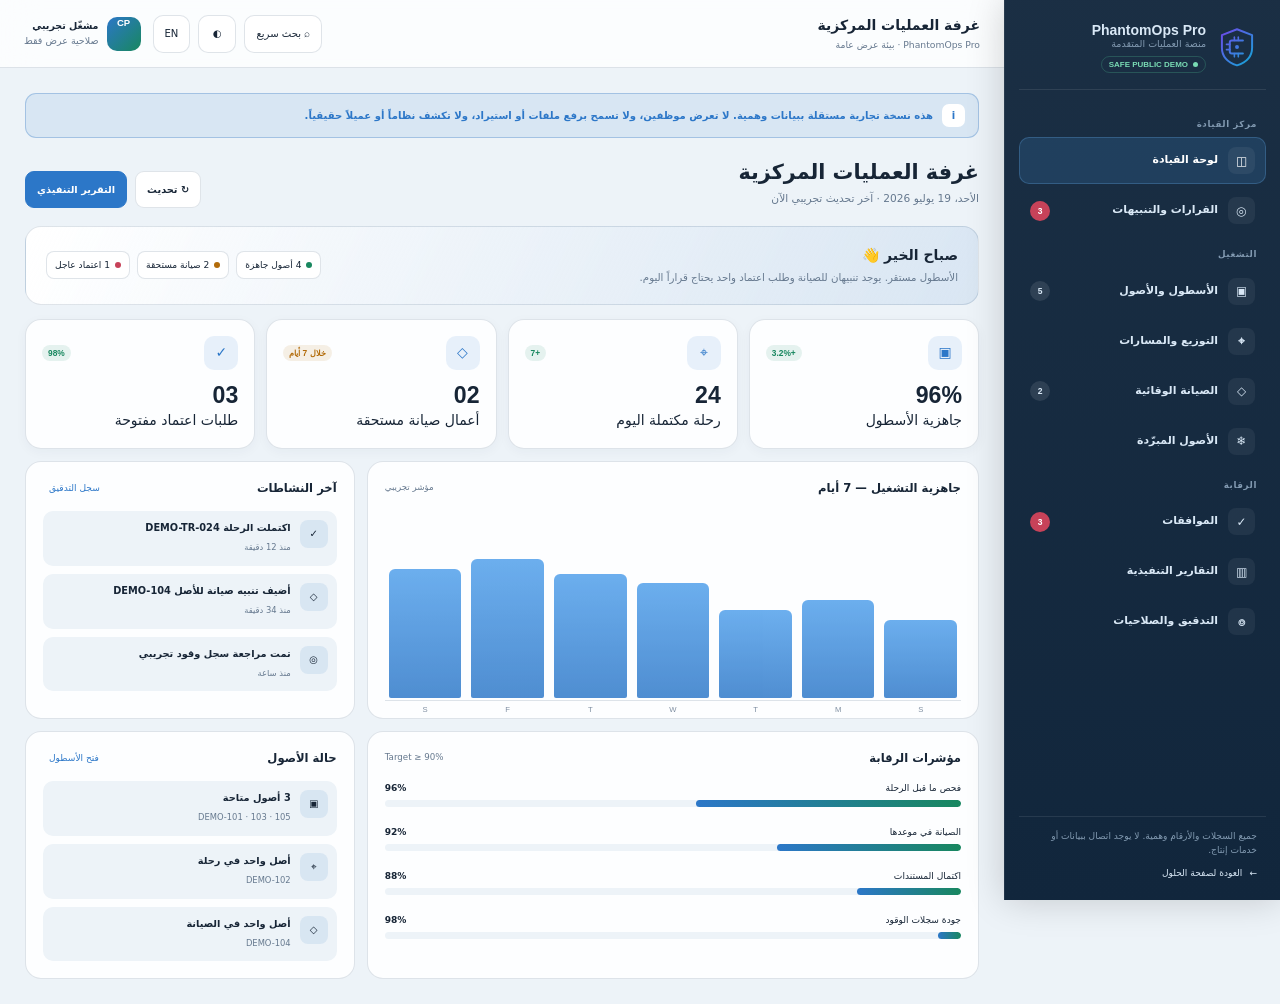
<file: operations-demo.html>
<!DOCTYPE html>
<html lang="ar" dir="rtl">
<head>
  <meta charset="utf-8">
  <meta name="viewport" content="width=device-width,initial-scale=1,viewport-fit=cover">
  <title>PhantomOps Pro — عرض منصة العمليات | CybPhantom</title>
  <meta name="description" content="عرض تفاعلي آمن لمنصة PhantomOps Pro لإدارة العمليات والأسطول والصيانة والتوزيع والاعتمادات والتقارير ببيانات وهمية فقط.">
  <meta name="robots" content="noindex,nofollow,noarchive">
  <meta name="referrer" content="no-referrer">
  <meta name="theme-color" content="#11263c">
  <meta http-equiv="Content-Security-Policy" content="default-src 'self'; script-src 'self'; style-src 'self' https://fonts.googleapis.com; font-src https://fonts.gstatic.com; img-src 'self' data:; connect-src 'none'; object-src 'none'; base-uri 'self'; form-action 'none'; frame-ancestors 'none'; upgrade-insecure-requests">
  <link rel="icon" href="favicon.svg" type="image/svg+xml">
  <link rel="preconnect" href="https://fonts.googleapis.com">
  <link rel="stylesheet" href="https://fonts.googleapis.com/css2?family=IBM+Plex+Sans+Arabic:wght@400;500;600;700&family=Inter:wght@400;500;600;700&display=swap">
  <link rel="stylesheet" href="demo-pro.css">
</head>
<body class="operations-demo">
  <div class="sidebar-overlay" id="sidebar-overlay"></div>
  <div class="demo-app">
    <aside class="demo-sidebar" id="demo-sidebar">
      <div class="demo-brand"><img src="favicon.svg" width="42" height="42" alt=""><span><b>PhantomOps Pro</b><small><span data-ar>منصة العمليات المتقدمة</span><span data-en>Advanced Operations Platform</span></small><span class="safe-pill"><i></i>SAFE PUBLIC DEMO</span></span></div>
      <nav class="demo-nav" aria-label="وحدات المنصة">
        <p class="nav-label"><span data-ar>مركز القيادة</span><span data-en>Command</span></p>
        <button class="active" type="button" data-view="dashboard" data-title-ar="غرفة العمليات المركزية" data-title-en="Central Operations Room"><span class="nav-icon">◫</span><span data-ar>لوحة القيادة</span><span data-en>Command dashboard</span></button>
        <button type="button" data-view="decisions" data-title-ar="مركز القرار" data-title-en="Decision Center"><span class="nav-icon">◎</span><span data-ar>القرارات والتنبيهات</span><span data-en>Decisions &amp; alerts</span><span class="nav-count alert">3</span></button>
        <p class="nav-label"><span data-ar>التشغيل</span><span data-en>Operations</span></p>
        <button type="button" data-view="fleet" data-title-ar="الأسطول والأصول" data-title-en="Fleet &amp; Assets"><span class="nav-icon">▣</span><span data-ar>الأسطول والأصول</span><span data-en>Fleet &amp; assets</span><span class="nav-count">5</span></button>
        <button type="button" data-view="routes" data-title-ar="التوزيع والمسارات" data-title-en="Dispatch &amp; Routes"><span class="nav-icon">⌖</span><span data-ar>التوزيع والمسارات</span><span data-en>Dispatch &amp; routes</span></button>
        <button type="button" data-view="maintenance" data-title-ar="الصيانة الوقائية" data-title-en="Preventive Maintenance"><span class="nav-icon">◇</span><span data-ar>الصيانة الوقائية</span><span data-en>Maintenance</span><span class="nav-count">2</span></button>
        <button type="button" data-view="coldchain" data-title-ar="الأصول المبرّدة" data-title-en="Cold-chain Assets"><span class="nav-icon">❄</span><span data-ar>الأصول المبرّدة</span><span data-en>Cold-chain assets</span></button>
        <p class="nav-label"><span data-ar>الرقابة</span><span data-en>Control</span></p>
        <button type="button" data-view="approvals" data-title-ar="الموافقات" data-title-en="Approvals"><span class="nav-icon">✓</span><span data-ar>الموافقات</span><span data-en>Approvals</span><span class="nav-count alert">3</span></button>
        <button type="button" data-view="reports" data-title-ar="التقارير التنفيذية" data-title-en="Executive Reports"><span class="nav-icon">▥</span><span data-ar>التقارير التنفيذية</span><span data-en>Executive reports</span></button>
        <button type="button" data-view="audit" data-title-ar="التدقيق والصلاحيات" data-title-en="Audit &amp; Access"><span class="nav-icon">⌾</span><span data-ar>التدقيق والصلاحيات</span><span data-en>Audit &amp; access</span></button>
      </nav>
      <div class="sidebar-foot"><span data-ar>جميع السجلات والأرقام وهمية. لا يوجد اتصال ببيانات أو خدمات إنتاج.</span><span data-en>All records and figures are fictional. No production data or services are connected.</span><a href="index.html"><span aria-hidden="true">←</span><span data-ar>العودة لصفحة الحلول</span><span data-en>Back to solutions</span></a></div>
    </aside>

    <main class="demo-main">
      <header class="demo-topbar">
        <button class="mobile-menu" id="mobile-menu" type="button" aria-label="فتح القائمة">☰</button>
        <div class="top-title"><h1 id="top-title"><span data-ar>غرفة العمليات المركزية</span><span data-en>Central Operations Room</span></h1><p><span data-ar>PhantomOps Pro · بيئة عرض عامة</span><span data-en>PhantomOps Pro · public demo environment</span></p></div>
        <div class="top-actions">
          <button class="top-button labelled" id="command-open" type="button"><span data-ar>⌕ بحث سريع</span><span data-en>⌕ Quick search</span></button>
          <button class="top-button square" id="theme-button" type="button" aria-label="تبديل المظهر">◐</button>
          <button class="top-button" id="language-button" type="button"><span data-ar>EN</span><span data-en>العربية</span></button>
          <div class="demo-user"><span class="user-avatar">CP</span><span><b><span data-ar>مشغّل تجريبي</span><span data-en>Demo operator</span></b><small><span data-ar>صلاحية عرض فقط</span><span data-en>Read-only showcase</span></small></span></div>
        </div>
      </header>

      <div class="demo-content">
        <div class="demo-banner"><span>i</span><span data-ar>هذه نسخة تجارية مستقلة ببيانات وهمية. لا تعرض موظفين، ولا تسمح برفع ملفات أو استيراد، ولا تكشف نظاماً أو عميلاً حقيقياً.</span><span data-en>This is an independent commercial showcase with fictional data. It includes no employee records, file uploads, imports, real systems, or client information.</span></div>

        <section class="view" data-view-panel="dashboard">
          <div class="page-head"><div><h2><span data-ar>غرفة العمليات المركزية</span><span data-en>Central Operations Room</span></h2><p><span data-ar>الأحد، 19 يوليو 2026 · آخر تحديث تجريبي الآن</span><span data-en>Sunday, 19 July 2026 · demo updated now</span></p></div><div class="page-actions"><button class="action-button" type="button" data-toast-ar="تم تحديث مؤشرات العرض" data-toast-en="Demo indicators refreshed">↻ <span data-ar>تحديث</span><span data-en>Refresh</span></button><button class="action-button primary" type="button" data-view-jump="reports"><span data-ar>التقرير التنفيذي</span><span data-en>Executive report</span></button></div></div>
          <div class="briefing"><div><h3><span data-ar>صباح الخير 👋</span><span data-en>Good morning 👋</span></h3><p><span data-ar>الأسطول مستقر. يوجد تنبيهان للصيانة وطلب اعتماد واحد يحتاج قراراً اليوم.</span><span data-en>Fleet status is stable. Two maintenance alerts and one approval need a decision today.</span></p></div><div class="briefing-chips"><span class="chip"><i></i><span data-ar>4 أصول جاهزة</span><span data-en>4 assets ready</span></span><span class="chip warn"><i></i><span data-ar>2 صيانة مستحقة</span><span data-en>2 maintenance due</span></span><span class="chip danger"><i></i><span data-ar>1 اعتماد عاجل</span><span data-en>1 urgent approval</span></span></div></div>
          <div class="stats-grid">
            <article class="stat-card"><div class="stat-top"><span class="stat-icon">▣</span><span class="stat-change">+3.2%</span></div><strong>96%</strong><span data-ar>جاهزية الأسطول</span><span data-en>Fleet availability</span></article>
            <article class="stat-card"><div class="stat-top"><span class="stat-icon">⌖</span><span class="stat-change">+7</span></div><strong>24</strong><span data-ar>رحلة مكتملة اليوم</span><span data-en>Trips completed today</span></article>
            <article class="stat-card"><div class="stat-top"><span class="stat-icon">◇</span><span class="stat-change warn"><span data-ar>خلال 7 أيام</span><span data-en>Within 7 days</span></span></div><strong>02</strong><span data-ar>أعمال صيانة مستحقة</span><span data-en>Maintenance items due</span></article>
            <article class="stat-card"><div class="stat-top"><span class="stat-icon">✓</span><span class="stat-change">98%</span></div><strong>03</strong><span data-ar>طلبات اعتماد مفتوحة</span><span data-en>Open approvals</span></article>
          </div>
          <div class="dashboard-grid">
            <article class="panel"><div class="panel-head"><h3><span data-ar>جاهزية التشغيل — 7 أيام</span><span data-en>Operational readiness — 7 days</span></h3><small><span data-ar>مؤشر تجريبي</span><span data-en>Demo index</span></small></div><div class="bar-chart"><span data-label="S"></span><span data-label="M"></span><span data-label="T"></span><span data-label="W"></span><span data-label="T"></span><span data-label="F"></span><span data-label="S"></span></div></article>
            <article class="panel"><div class="panel-head"><h3><span data-ar>آخر النشاطات</span><span data-en>Recent activity</span></h3><button class="panel-link" type="button" data-view-jump="audit"><span data-ar>سجل التدقيق</span><span data-en>Audit log</span></button></div><div class="activity-list"><div class="activity"><span class="activity-icon">✓</span><div><b><span data-ar>اكتملت الرحلة DEMO-TR-024</span><span data-en>Trip DEMO-TR-024 completed</span></b><small><span data-ar>منذ 12 دقيقة</span><span data-en>12 minutes ago</span></small></div></div><div class="activity"><span class="activity-icon">◇</span><div><b><span data-ar>أضيف تنبيه صيانة للأصل DEMO-104</span><span data-en>Maintenance alert added to DEMO-104</span></b><small><span data-ar>منذ 34 دقيقة</span><span data-en>34 minutes ago</span></small></div></div><div class="activity"><span class="activity-icon">◎</span><div><b><span data-ar>تمت مراجعة سجل وقود تجريبي</span><span data-en>Demo fuel record reviewed</span></b><small><span data-ar>منذ ساعة</span><span data-en>1 hour ago</span></small></div></div></div></article>
          </div>
          <div class="dashboard-grid">
            <article class="panel"><div class="panel-head"><h3><span data-ar>مؤشرات الرقابة</span><span data-en>Control indicators</span></h3><small>Target ≥ 90%</small></div><div class="progress-list"><div class="progress-row"><div><span data-ar>فحص ما قبل الرحلة</span><span data-en>Pre-trip checks</span><b>96%</b></div><div class="progress-track"><div class="progress-fill"></div></div></div><div class="progress-row"><div><span data-ar>الصيانة في موعدها</span><span data-en>On-time maintenance</span><b>92%</b></div><div class="progress-track"><div class="progress-fill"></div></div></div><div class="progress-row"><div><span data-ar>اكتمال المستندات</span><span data-en>Document completeness</span><b>88%</b></div><div class="progress-track"><div class="progress-fill"></div></div></div><div class="progress-row"><div><span data-ar>جودة سجلات الوقود</span><span data-en>Fuel record quality</span><b>98%</b></div><div class="progress-track"><div class="progress-fill"></div></div></div></div></article>
            <article class="panel"><div class="panel-head"><h3><span data-ar>حالة الأصول</span><span data-en>Asset status</span></h3><button class="panel-link" type="button" data-view-jump="fleet"><span data-ar>فتح الأسطول</span><span data-en>Open fleet</span></button></div><div class="activity-list"><div class="activity"><span class="activity-icon">▣</span><div><b><span data-ar>3 أصول متاحة</span><span data-en>3 assets available</span></b><small>DEMO-101 · 103 · 105</small></div></div><div class="activity"><span class="activity-icon">⌖</span><div><b><span data-ar>أصل واحد في رحلة</span><span data-en>1 asset on route</span></b><small>DEMO-102</small></div></div><div class="activity"><span class="activity-icon">◇</span><div><b><span data-ar>أصل واحد في الصيانة</span><span data-en>1 asset in maintenance</span></b><small>DEMO-104</small></div></div></div></article>
          </div>
        </section>

        <section class="view" data-view-panel="decisions" hidden>
          <div class="page-head"><div><h2><span data-ar>مركز القرار</span><span data-en>Decision Center</span></h2><p><span data-ar>تنبيهات مرتبة حسب الأثر والوقت، ببيانات عرض وهمية.</span><span data-en>Fictional demo alerts ordered by impact and urgency.</span></p></div></div>
          <div class="stats-grid"><article class="stat-card"><div class="stat-top"><span class="stat-icon">!</span><span class="stat-change warn"><span data-ar>اليوم</span><span data-en>Today</span></span></div><strong>01</strong><span data-ar>قرار عاجل</span><span data-en>Urgent decision</span></article><article class="stat-card"><div class="stat-top"><span class="stat-icon">◇</span><span class="stat-change warn">7d</span></div><strong>02</strong><span data-ar>صيانة قادمة</span><span data-en>Upcoming maintenance</span></article><article class="stat-card"><div class="stat-top"><span class="stat-icon">▣</span><span class="stat-change">+4%</span></div><strong>96%</strong><span data-ar>توافر الأصول</span><span data-en>Asset availability</span></article><article class="stat-card"><div class="stat-top"><span class="stat-icon">✓</span><span class="stat-change">100%</span></div><strong>04</strong><span data-ar>ضوابط سليمة</span><span data-en>Healthy controls</span></article></div>
          <div class="approval-list">
            <article class="approval-item"><span>!</span><div><h3><span data-ar>اعتماد صيانة عاجلة للأصل DEMO-104</span><span data-en>Approve urgent maintenance for DEMO-104</span></h3><p><span data-ar>المؤشر التجريبي: تجاوز موعد الفحص الوقائي بيوم واحد.</span><span data-en>Demo indicator: preventive inspection is one day overdue.</span></p></div><div class="approval-actions"><button class="small-button accept" type="button" data-toast-ar="تم تسجيل القرار محلياً للعرض فقط" data-toast-en="Decision recorded locally for demo only"><span data-ar>مراجعة</span><span data-en>Review</span></button></div></article>
            <article class="approval-item"><span>◇</span><div><h3><span data-ar>جدولة فحص تبريد للأصل DEMO-103</span><span data-en>Schedule cooling inspection for DEMO-103</span></h3><p><span data-ar>قراءة افتراضية اقتربت من حد المراجعة التشغيلي.</span><span data-en>A fictional reading is approaching the operational review threshold.</span></p></div><div class="approval-actions"><button class="small-button" type="button" data-view-jump="maintenance"><span data-ar>فتح الصيانة</span><span data-en>Open maintenance</span></button></div></article>
            <article class="approval-item"><span>◎</span><div><h3><span data-ar>مراجعة اختلاف سجل وقود تجريبي</span><span data-en>Review a fictional fuel-record variance</span></h3><p><span data-ar>فرق 3.1% بين القراءة المسجلة والمتوسط المرجعي التجريبي.</span><span data-en>3.1% variance between the recorded value and fictional baseline.</span></p></div><div class="approval-actions"><button class="small-button" type="button" data-toast-ar="تم فتح بطاقة المراجعة التجريبية" data-toast-en="Demo review card opened"><span data-ar>فتح</span><span data-en>Open</span></button></div></article>
          </div>
        </section>

        <section class="view" data-view-panel="fleet" hidden>
          <div class="page-head"><div><h2><span data-ar>الأسطول والأصول</span><span data-en>Fleet &amp; Assets</span></h2><p><span data-ar>خمسة أصول تجريبية بمعرّفات لا تمثل لوحات أو مركبات حقيقية.</span><span data-en>Five fictional assets with identifiers that do not represent real vehicles or plates.</span></p></div><div class="page-actions"><button class="action-button primary" type="button" data-toast-ar="الإضافة معطّلة في العرض العام" data-toast-en="Adding records is disabled in the public demo"><span data-ar>+ أصل جديد</span><span data-en>+ New asset</span></button></div></div>
          <div class="vehicle-grid"><article class="vehicle-card"><div class="vehicle-card-head"><div><h3>DEMO-101</h3><p><span data-ar>شاحنة توزيع خفيفة</span><span data-en>Light distribution truck</span></p></div><span class="status-badge"><span data-ar>متاح</span><span data-en>Available</span></span></div><div class="vehicle-meta"><span><small><span data-ar>العداد</span><span data-en>Odometer</span></small>48,320 km</span><span><small><span data-ar>الفحص</span><span data-en>Inspection</span></small>18 Jul</span></div></article><article class="vehicle-card"><div class="vehicle-card-head"><div><h3>DEMO-102</h3><p><span data-ar>مركبة خدمة</span><span data-en>Service vehicle</span></p></div><span class="status-badge info"><span data-ar>في رحلة</span><span data-en>On route</span></span></div><div class="vehicle-meta"><span><small><span data-ar>العداد</span><span data-en>Odometer</span></small>31,845 km</span><span><small><span data-ar>الفحص</span><span data-en>Inspection</span></small>19 Jul</span></div></article><article class="vehicle-card"><div class="vehicle-card-head"><div><h3>DEMO-103</h3><p><span data-ar>شاحنة مبردة</span><span data-en>Refrigerated truck</span></p></div><span class="status-badge"><span data-ar>متاح</span><span data-en>Available</span></span></div><div class="vehicle-meta"><span><small><span data-ar>العداد</span><span data-en>Odometer</span></small>62,410 km</span><span><small><span data-ar>الفحص</span><span data-en>Inspection</span></small>17 Jul</span></div></article><article class="vehicle-card"><div class="vehicle-card-head"><div><h3>DEMO-104</h3><p><span data-ar>مركبة دعم</span><span data-en>Support vehicle</span></p></div><span class="status-badge warn"><span data-ar>صيانة</span><span data-en>Maintenance</span></span></div><div class="vehicle-meta"><span><small><span data-ar>العداد</span><span data-en>Odometer</span></small>27,090 km</span><span><small><span data-ar>الاستحقاق</span><span data-en>Due</span></small>20 Jul</span></div></article><article class="vehicle-card"><div class="vehicle-card-head"><div><h3>DEMO-105</h3><p><span data-ar>شاحنة خفيفة</span><span data-en>Light truck</span></p></div><span class="status-badge"><span data-ar>متاح</span><span data-en>Available</span></span></div><div class="vehicle-meta"><span><small><span data-ar>العداد</span><span data-en>Odometer</span></small>19,760 km</span><span><small><span data-ar>الفحص</span><span data-en>Inspection</span></small>19 Jul</span></div></article></div>
          <article class="panel table-panel"><div class="table-toolbar"><h3><span data-ar>سجل الأصول التجريبي</span><span data-en>Demo asset register</span></h3><input class="table-search" type="search" data-table-search="fleet-table" placeholder="بحث بالمعرّف / Search ID" aria-label="بحث الأصول"></div><div class="table-wrap"><table class="data-table" id="fleet-table"><thead><tr><th><span data-ar>المعرّف</span><span data-en>ID</span></th><th><span data-ar>الفئة</span><span data-en>Class</span></th><th><span data-ar>الحالة</span><span data-en>Status</span></th><th><span data-ar>العداد</span><span data-en>Odometer</span></th><th><span data-ar>آخر فحص</span><span data-en>Last check</span></th><th><span data-ar>اكتمال المستندات</span><span data-en>Documents</span></th></tr></thead><tbody><tr><td class="asset-id">DEMO-101</td><td><span data-ar>توزيع خفيف</span><span data-en>Light distribution</span></td><td><span class="status-badge"><span data-ar>متاح</span><span data-en>Available</span></span></td><td>48,320 km</td><td>2026-07-18</td><td>100%</td></tr><tr><td class="asset-id">DEMO-102</td><td><span data-ar>خدمة</span><span data-en>Service</span></td><td><span class="status-badge info"><span data-ar>في رحلة</span><span data-en>On route</span></span></td><td>31,845 km</td><td>2026-07-19</td><td>96%</td></tr><tr><td class="asset-id">DEMO-103</td><td><span data-ar>نقل مبرد</span><span data-en>Cold transport</span></td><td><span class="status-badge"><span data-ar>متاح</span><span data-en>Available</span></span></td><td>62,410 km</td><td>2026-07-17</td><td>92%</td></tr><tr><td class="asset-id">DEMO-104</td><td><span data-ar>دعم</span><span data-en>Support</span></td><td><span class="status-badge warn"><span data-ar>صيانة</span><span data-en>Maintenance</span></span></td><td>27,090 km</td><td>2026-07-16</td><td>100%</td></tr><tr><td class="asset-id">DEMO-105</td><td><span data-ar>نقل خفيف</span><span data-en>Light transport</span></td><td><span class="status-badge"><span data-ar>متاح</span><span data-en>Available</span></span></td><td>19,760 km</td><td>2026-07-19</td><td>88%</td></tr></tbody></table></div></article>
        </section>

        <section class="view" data-view-panel="routes" hidden>
          <div class="page-head"><div><h2><span data-ar>التوزيع والمسارات</span><span data-en>Dispatch &amp; Routes</span></h2><p><span data-ar>خريطة توضيحية لا تستخدم إحداثيات أو مواقع حقيقية.</span><span data-en>Illustrative map with no real coordinates or locations.</span></p></div><div class="page-actions"><button class="action-button primary" type="button" data-toast-ar="تخطيط المسار معطّل في العرض العام" data-toast-en="Route planning is disabled in the public demo"><span data-ar>تخطيط مسار</span><span data-en>Plan route</span></button></div></div>
          <div class="split-grid"><div class="route-map" role="img" aria-label="خريطة مسارات تجريبية"><span class="route-line route-one"></span><span class="route-line route-two"></span><span class="map-pin pin-a"><span>A</span></span><span class="map-pin pin-b"><span>B</span></span><span class="map-pin pin-c"><span>C</span></span></div><article class="panel"><div class="panel-head"><h3><span data-ar>رحلات اليوم</span><span data-en>Today's trips</span></h3><small>4 demo routes</small></div><div class="activity-list"><div class="activity"><span class="activity-icon">A</span><div><b>DEMO-TR-024 · DEMO-102</b><small><span data-ar>مكتملة · 42 دقيقة</span><span data-en>Completed · 42 min</span></small></div></div><div class="activity"><span class="activity-icon">B</span><div><b>DEMO-TR-025 · DEMO-101</b><small><span data-ar>قيد التنفيذ · 68%</span><span data-en>In progress · 68%</span></small></div></div><div class="activity"><span class="activity-icon">C</span><div><b>DEMO-TR-026 · DEMO-103</b><small><span data-ar>مجدولة · 13:00</span><span data-en>Scheduled · 13:00</span></small></div></div><div class="activity"><span class="activity-icon">D</span><div><b>DEMO-TR-027 · DEMO-105</b><small><span data-ar>مجدولة · 15:20</span><span data-en>Scheduled · 15:20</span></small></div></div></div></article></div>
        </section>

        <section class="view" data-view-panel="maintenance" hidden>
          <div class="page-head"><div><h2><span data-ar>الصيانة الوقائية</span><span data-en>Preventive Maintenance</span></h2><p><span data-ar>أوامر عمل ومواعيد افتراضية لإظهار تدفق المتابعة فقط.</span><span data-en>Fictional work orders and dates showing the follow-up workflow only.</span></p></div><div class="page-actions"><button class="action-button primary" type="button" data-toast-ar="إنشاء الأوامر معطّل في العرض العام" data-toast-en="Creating work orders is disabled in the public demo"><span data-ar>+ أمر عمل</span><span data-en>+ Work order</span></button></div></div>
          <div class="stats-grid"><article class="stat-card"><div class="stat-top"><span class="stat-icon">◇</span><span class="stat-change warn">2</span></div><strong>04</strong><span data-ar>أوامر مفتوحة</span><span data-en>Open work orders</span></article><article class="stat-card"><div class="stat-top"><span class="stat-icon">✓</span><span class="stat-change">92%</span></div><strong>11</strong><span data-ar>أغلقت في الموعد</span><span data-en>Closed on time</span></article><article class="stat-card"><div class="stat-top"><span class="stat-icon">▣</span><span class="stat-change">7d</span></div><strong>02</strong><span data-ar>استحقاق قريب</span><span data-en>Due soon</span></article><article class="stat-card"><div class="stat-top"><span class="stat-icon">◎</span><span class="stat-change">98%</span></div><strong>1.8</strong><span data-ar>متوسط أيام الإغلاق</span><span data-en>Average close days</span></article></div>
          <article class="panel table-panel"><div class="table-toolbar"><h3><span data-ar>أوامر العمل</span><span data-en>Work orders</span></h3><input class="table-search" type="search" data-table-search="maintenance-table" placeholder="بحث / Search" aria-label="بحث الصيانة"></div><div class="table-wrap"><table class="data-table" id="maintenance-table"><thead><tr><th><span data-ar>الأمر</span><span data-en>Order</span></th><th><span data-ar>الأصل</span><span data-en>Asset</span></th><th><span data-ar>الخدمة</span><span data-en>Service</span></th><th><span data-ar>الحالة</span><span data-en>Status</span></th><th><span data-ar>الاستحقاق</span><span data-en>Due</span></th><th><span data-ar>الأولوية</span><span data-en>Priority</span></th></tr></thead><tbody><tr><td class="asset-id">WO-DEMO-021</td><td>DEMO-104</td><td><span data-ar>صيانة وقائية شاملة</span><span data-en>Preventive service</span></td><td><span class="status-badge info"><span data-ar>قيد التنفيذ</span><span data-en>In progress</span></span></td><td>2026-07-20</td><td><span class="status-badge danger"><span data-ar>عاجلة</span><span data-en>Urgent</span></span></td></tr><tr><td class="asset-id">WO-DEMO-022</td><td>DEMO-103</td><td><span data-ar>فحص تبريد</span><span data-en>Cooling inspection</span></td><td><span class="status-badge warn"><span data-ar>مجدول</span><span data-en>Scheduled</span></span></td><td>2026-07-23</td><td><span class="status-badge warn"><span data-ar>متوسطة</span><span data-en>Medium</span></span></td></tr><tr><td class="asset-id">WO-DEMO-023</td><td>DEMO-101</td><td><span data-ar>زيت ومرشحات</span><span data-en>Oil &amp; filters</span></td><td><span class="status-badge warn"><span data-ar>مجدول</span><span data-en>Scheduled</span></span></td><td>2026-07-25</td><td><span class="status-badge"><span data-ar>عادية</span><span data-en>Normal</span></span></td></tr><tr><td class="asset-id">WO-DEMO-020</td><td>DEMO-105</td><td><span data-ar>فحص سلامة</span><span data-en>Safety check</span></td><td><span class="status-badge"><span data-ar>مكتمل</span><span data-en>Completed</span></span></td><td>2026-07-18</td><td><span class="status-badge"><span data-ar>عادية</span><span data-en>Normal</span></span></td></tr></tbody></table></div></article>
        </section>

        <section class="view" data-view-panel="coldchain" hidden>
          <div class="page-head"><div><h2><span data-ar>الأصول المبرّدة</span><span data-en>Cold-chain Assets</span></h2><p><span data-ar>قراءات توضيحية مولّدة للعرض؛ ليست مراقبة حساسات حقيقية.</span><span data-en>Illustrative generated readings—not live sensor monitoring.</span></p></div></div>
          <div class="vehicle-grid"><article class="vehicle-card"><div class="vehicle-card-head"><div><h3>COLD-DEMO-01</h3><p><span data-ar>وحدة تبريد متنقلة</span><span data-en>Mobile cooling unit</span></p></div><span class="status-badge"><span data-ar>مستقر</span><span data-en>Stable</span></span></div><div class="vehicle-meta"><span><small><span data-ar>القراءة</span><span data-en>Reading</span></small>3.4°C</span><span><small><span data-ar>النطاق</span><span data-en>Range</span></small>2–5°C</span></div></article><article class="vehicle-card"><div class="vehicle-card-head"><div><h3>COLD-DEMO-02</h3><p><span data-ar>وحدة تخزين تجريبية</span><span data-en>Demo storage unit</span></p></div><span class="status-badge"><span data-ar>مستقر</span><span data-en>Stable</span></span></div><div class="vehicle-meta"><span><small><span data-ar>القراءة</span><span data-en>Reading</span></small>4.1°C</span><span><small><span data-ar>النطاق</span><span data-en>Range</span></small>2–5°C</span></div></article><article class="vehicle-card"><div class="vehicle-card-head"><div><h3>COLD-DEMO-03</h3><p><span data-ar>وحدة تبريد تجريبية</span><span data-en>Demo cooling unit</span></p></div><span class="status-badge warn"><span data-ar>مراجعة</span><span data-en>Review</span></span></div><div class="vehicle-meta"><span><small><span data-ar>القراءة</span><span data-en>Reading</span></small>5.2°C</span><span><small><span data-ar>النطاق</span><span data-en>Range</span></small>2–5°C</span></div></article></div>
          <div class="dashboard-grid"><article class="panel"><div class="panel-head"><h3><span data-ar>استقرار القراءات</span><span data-en>Reading stability</span></h3><small><span data-ar>آخر 7 فترات تجريبية</span><span data-en>Last 7 demo periods</span></small></div><div class="bar-chart"><span data-label="1"></span><span data-label="2"></span><span data-label="3"></span><span data-label="4"></span><span data-label="5"></span><span data-label="6"></span><span data-label="7"></span></div></article><article class="panel"><div class="panel-head"><h3><span data-ar>التحقق</span><span data-en>Verification</span></h3></div><div class="progress-list"><div class="progress-row"><div><span data-ar>اكتمال القراءات</span><span data-en>Reading completeness</span><b>96%</b></div><div class="progress-track"><div class="progress-fill"></div></div></div><div class="progress-row"><div><span data-ar>ضمن النطاق</span><span data-en>Within range</span><b>92%</b></div><div class="progress-track"><div class="progress-fill"></div></div></div><div class="progress-row"><div><span data-ar>الفحوص المجدولة</span><span data-en>Scheduled checks</span><b>88%</b></div><div class="progress-track"><div class="progress-fill"></div></div></div></div></article></div>
        </section>

        <section class="view" data-view-panel="approvals" hidden>
          <div class="page-head"><div><h2><span data-ar>الموافقات</span><span data-en>Approvals</span></h2><p><span data-ar>نماذج قرار محلية للعرض فقط؛ لا تحفظ أو ترسل أي شيء.</span><span data-en>Local showcase actions only; nothing is stored or transmitted.</span></p></div></div>
          <div class="approval-list"><article class="approval-item"><span>◇</span><div><h3>APR-DEMO-101 · <span data-ar>صيانة الأصل DEMO-104</span><span data-en>Maintenance for DEMO-104</span></h3><p><span data-ar>طلب وهمي · أولوية عالية · 2026-07-19</span><span data-en>Fictional request · high priority · 2026-07-19</span></p></div><div class="approval-actions"><button class="small-button accept" type="button" data-approval><span data-ar>اعتماد</span><span data-en>Approve</span></button><button class="small-button" type="button" data-toast-ar="تم فتح تفاصيل العرض" data-toast-en="Demo details opened"><span data-ar>تفاصيل</span><span data-en>Details</span></button></div></article><article class="approval-item"><span>▣</span><div><h3>APR-DEMO-102 · <span data-ar>تحديث خطة أصل</span><span data-en>Asset plan update</span></h3><p><span data-ar>طلب وهمي · أولوية متوسطة · 2026-07-18</span><span data-en>Fictional request · medium priority · 2026-07-18</span></p></div><div class="approval-actions"><button class="small-button accept" type="button" data-approval><span data-ar>اعتماد</span><span data-en>Approve</span></button><button class="small-button" type="button" data-toast-ar="تم فتح تفاصيل العرض" data-toast-en="Demo details opened"><span data-ar>تفاصيل</span><span data-en>Details</span></button></div></article><article class="approval-item"><span>◎</span><div><h3>APR-DEMO-103 · <span data-ar>تقرير رقابة شهري</span><span data-en>Monthly control report</span></h3><p><span data-ar>طلب وهمي · أولوية عادية · 2026-07-17</span><span data-en>Fictional request · normal priority · 2026-07-17</span></p></div><div class="approval-actions"><button class="small-button accept" type="button" data-approval><span data-ar>اعتماد</span><span data-en>Approve</span></button><button class="small-button" type="button" data-toast-ar="تم فتح تفاصيل العرض" data-toast-en="Demo details opened"><span data-ar>تفاصيل</span><span data-en>Details</span></button></div></article></div>
        </section>

        <section class="view" data-view-panel="reports" hidden>
          <div class="page-head"><div><h2><span data-ar>التقارير التنفيذية</span><span data-en>Executive Reports</span></h2><p><span data-ar>مؤشرات مجمّعة وهمية لشرح شكل القرار دون أرقام أعمال حقيقية.</span><span data-en>Fictional aggregate indicators illustrating decision support without real business figures.</span></p></div><div class="page-actions"><button class="action-button" type="button" data-toast-ar="التصدير معطّل في العرض العام" data-toast-en="Export is disabled in the public demo"><span data-ar>تصدير</span><span data-en>Export</span></button></div></div>
          <div class="report-grid"><article class="report-card"><h3><span data-ar>جاهزية التشغيل</span><span data-en>Operational readiness</span></h3><div class="donut"></div></article><article class="report-card"><h3><span data-ar>مؤشرات الأداء</span><span data-en>Performance indicators</span></h3><div class="progress-list"><div class="progress-row"><div><span data-ar>توافر الأسطول</span><span data-en>Fleet availability</span><b>96%</b></div><div class="progress-track"><div class="progress-fill"></div></div></div><div class="progress-row"><div><span data-ar>الرحلات في الموعد</span><span data-en>On-time trips</span><b>92%</b></div><div class="progress-track"><div class="progress-fill"></div></div></div><div class="progress-row"><div><span data-ar>إغلاق الصيانة</span><span data-en>Maintenance closure</span><b>88%</b></div><div class="progress-track"><div class="progress-fill"></div></div></div><div class="progress-row"><div><span data-ar>جودة السجلات</span><span data-en>Record quality</span><b>98%</b></div><div class="progress-track"><div class="progress-fill"></div></div></div></div></article><article class="report-card"><h3><span data-ar>اتجاه التكلفة — مؤشر نسبي</span><span data-en>Cost trend — relative index</span></h3><div class="bar-chart"><span data-label="Feb"></span><span data-label="Mar"></span><span data-label="Apr"></span><span data-label="May"></span><span data-label="Jun"></span><span data-label="Jul"></span></div></article><article class="report-card"><h3><span data-ar>اكتمال البيانات</span><span data-en>Data completeness</span></h3><div class="activity-list"><div class="activity"><span class="activity-icon">▣</span><div><b><span data-ar>الأصول</span><span data-en>Assets</span> · 99%</b><small><span data-ar>5 من 5 سجلات تجريبية</span><span data-en>5 of 5 demo records</span></small></div></div><div class="activity"><span class="activity-icon">◇</span><div><b><span data-ar>الصيانة</span><span data-en>Maintenance</span> · 96%</b><small><span data-ar>مراجعة واحدة مطلوبة</span><span data-en>One review required</span></small></div></div><div class="activity"><span class="activity-icon">⌖</span><div><b><span data-ar>الرحلات</span><span data-en>Trips</span> · 98%</b><small><span data-ar>جميع الحالات محدّثة</span><span data-en>All statuses current</span></small></div></div></div></article></div>
        </section>

        <section class="view" data-view-panel="audit" hidden>
          <div class="page-head"><div><h2><span data-ar>التدقيق والصلاحيات</span><span data-en>Audit &amp; Access</span></h2><p><span data-ar>تصور آمن لسجل الإجراءات والأدوار؛ لا حسابات أو جلسات حقيقية.</span><span data-en>Safe illustration of action trails and roles; no real accounts or sessions.</span></p></div></div>
          <div class="audit-note"><span data-ar>ضوابط العرض: صلاحية قراءة فقط · بيانات وهمية · لا مفاتيح · لا كلمات مرور · لا اتصال شبكي.</span><span data-en>Demo controls: read-only access · fictional data · no keys · no passwords · no network connection.</span></div>
          <article class="panel table-panel"><div class="table-toolbar"><h3><span data-ar>سجل التدقيق التجريبي</span><span data-en>Demo audit trail</span></h3><input class="table-search" type="search" data-table-search="audit-table" placeholder="بحث / Search" aria-label="بحث سجل التدقيق"></div><div class="table-wrap"><table class="data-table" id="audit-table"><thead><tr><th><span data-ar>الحدث</span><span data-en>Event</span></th><th><span data-ar>الدور</span><span data-en>Role</span></th><th><span data-ar>الإجراء</span><span data-en>Action</span></th><th><span data-ar>المرجع</span><span data-en>Reference</span></th><th><span data-ar>الوقت</span><span data-en>Time</span></th><th><span data-ar>النتيجة</span><span data-en>Result</span></th></tr></thead><tbody><tr><td class="asset-id">AUD-DEMO-901</td><td>ROLE-DEMO-ADMIN</td><td><span data-ar>اعتماد فحص أصل</span><span data-en>Approved asset check</span></td><td>DEMO-102</td><td>2026-07-19 09:12</td><td><span class="status-badge"><span data-ar>ناجح</span><span data-en>Success</span></span></td></tr><tr><td class="asset-id">AUD-DEMO-902</td><td>ROLE-DEMO-OPS</td><td><span data-ar>تحديث حالة رحلة</span><span data-en>Updated trip status</span></td><td>DEMO-TR-024</td><td>2026-07-19 08:44</td><td><span class="status-badge"><span data-ar>ناجح</span><span data-en>Success</span></span></td></tr><tr><td class="asset-id">AUD-DEMO-903</td><td>ROLE-DEMO-MAINT</td><td><span data-ar>إنشاء أمر صيانة</span><span data-en>Created work order</span></td><td>WO-DEMO-023</td><td>2026-07-19 08:21</td><td><span class="status-badge"><span data-ar>ناجح</span><span data-en>Success</span></span></td></tr><tr><td class="asset-id">AUD-DEMO-904</td><td>ROLE-DEMO-AUDIT</td><td><span data-ar>مراجعة سجل تجريبي</span><span data-en>Reviewed demo record</span></td><td>REC-DEMO-303</td><td>2026-07-19 07:58</td><td><span class="status-badge info"><span data-ar>موثّق</span><span data-en>Logged</span></span></td></tr></tbody></table></div></article>
        </section>
      </div>
    </main>
  </div>

  <dialog class="command-dialog" id="command-dialog"><div class="command-box"><div class="command-head"><input id="command-input" type="search" autocomplete="off" placeholder="ابحث عن وحدة / Search module" aria-label="بحث الوحدات"><button id="command-close" type="button" aria-label="إغلاق">×</button></div><div class="command-results" id="command-results"></div></div></dialog>
  <div class="toast-stack" id="toast-stack" aria-live="polite"></div>
  <script src="operations-demo.js" defer></script>
</body>
</html>
</file>
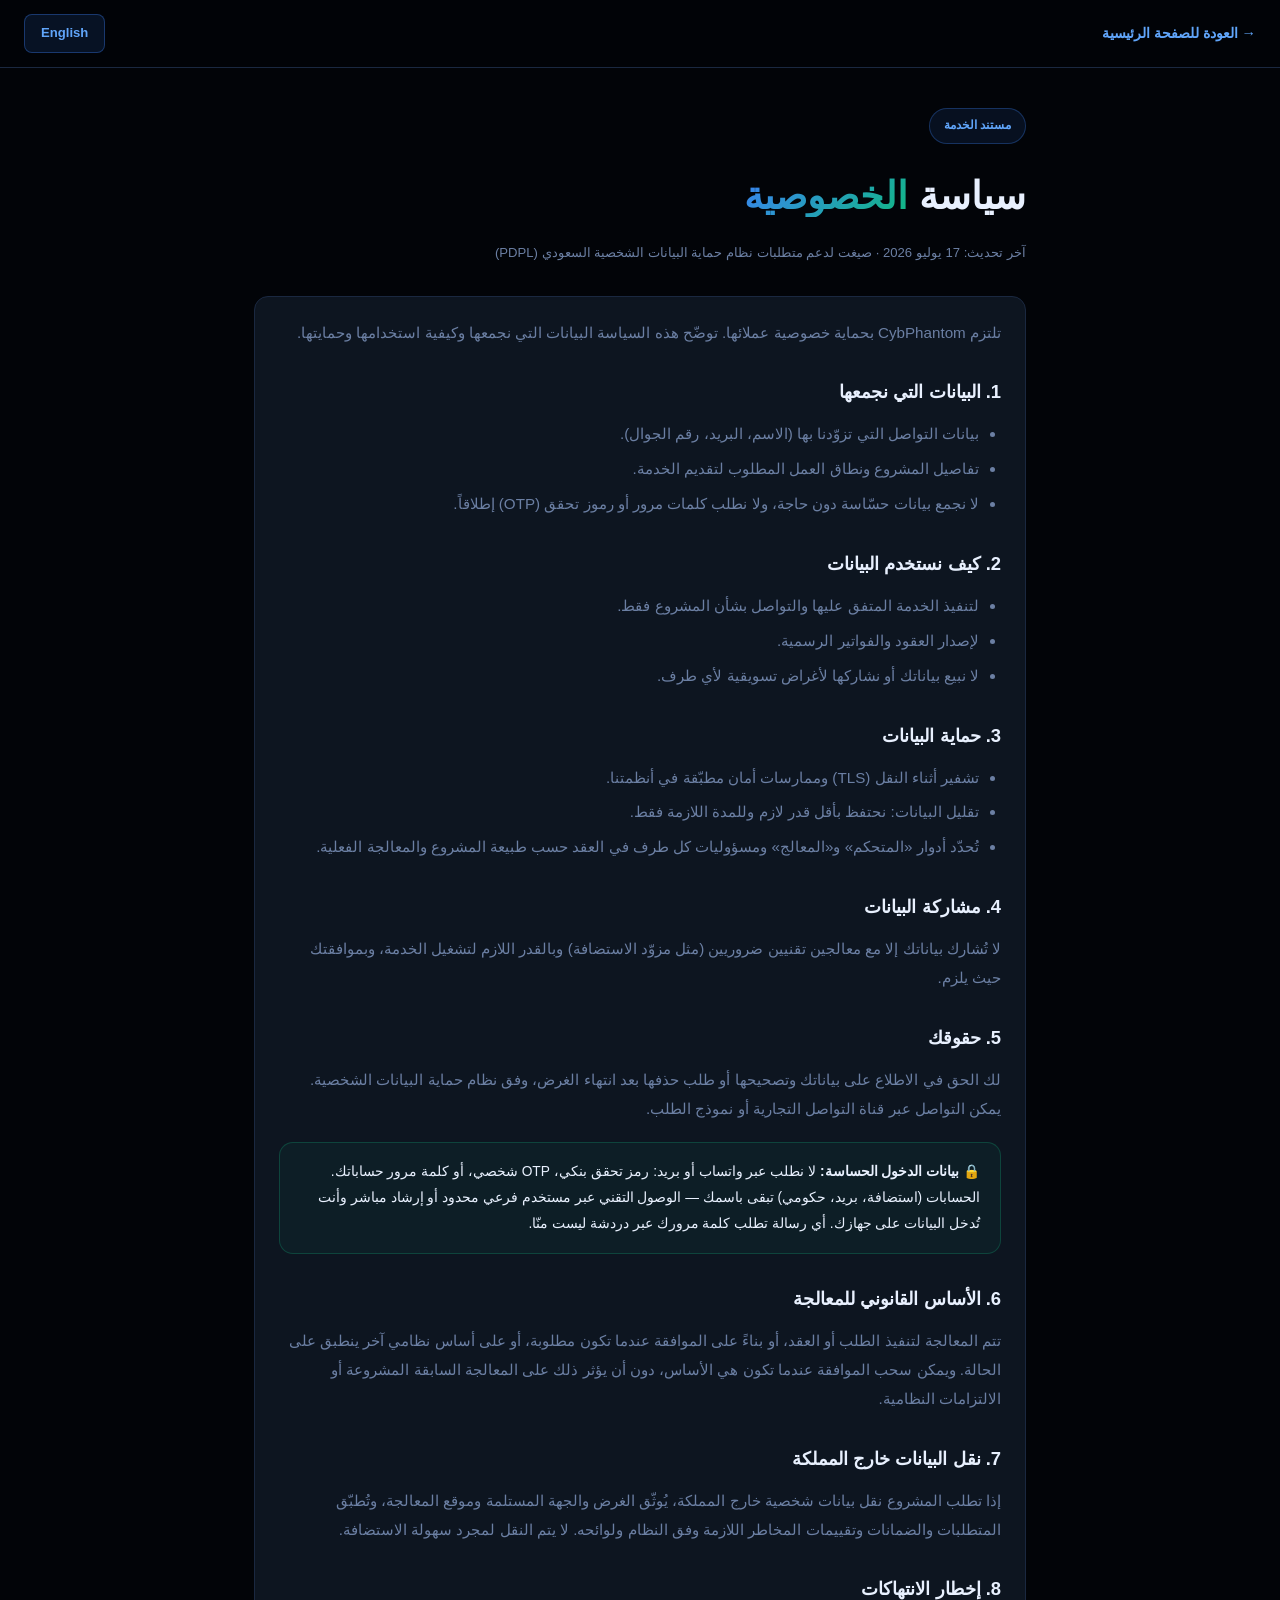
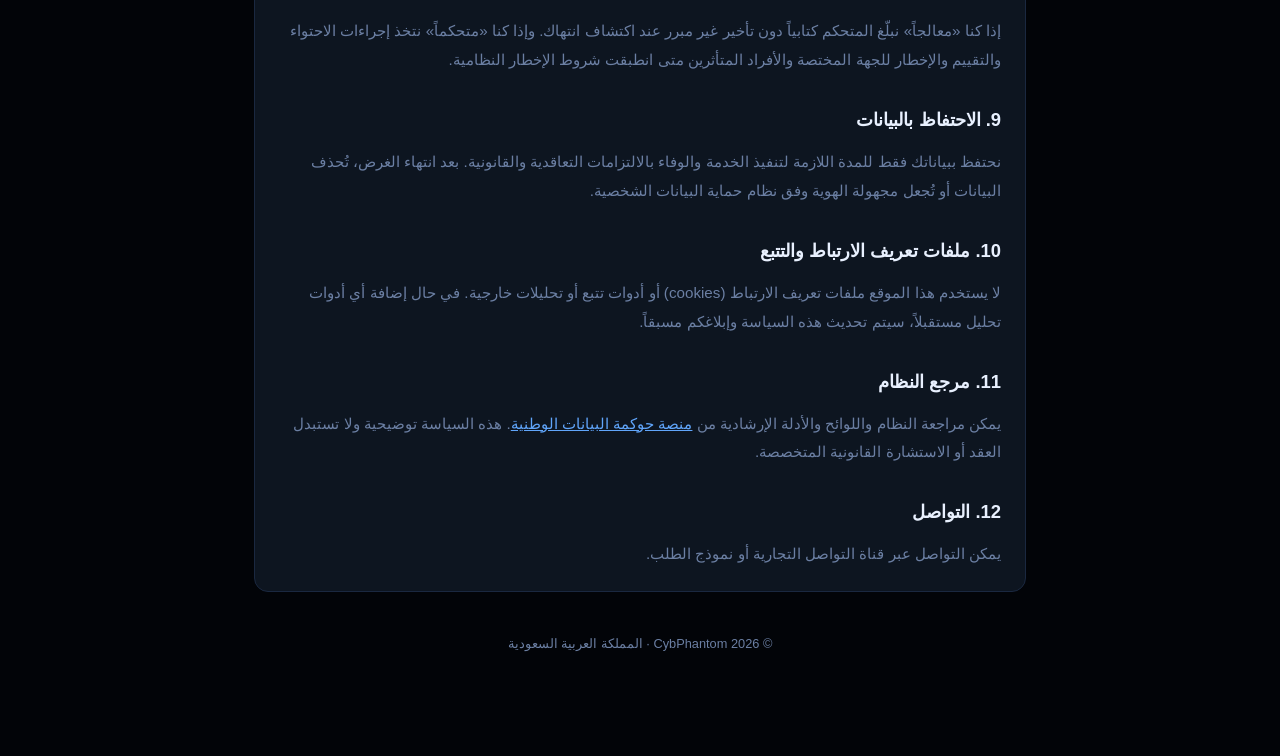
<file: privacy.html>
<!DOCTYPE html>
<html lang="ar" dir="rtl" data-theme="desert">
<head>
<meta charset="UTF-8">
<meta name="viewport" content="width=device-width, initial-scale=1.0">
<title>سياسة الخصوصية | Privacy Policy — CybPhantom</title>
<meta name="description" content="سياسة خصوصية وحماية بيانات العملاء وفق نظام حماية البيانات الشخصية السعودي (PDPL). Privacy & data-protection policy.">
<meta http-equiv="Content-Security-Policy" content="default-src 'self'; script-src 'self' 'unsafe-inline'; style-src 'self' 'unsafe-inline' https://fonts.googleapis.com; font-src https://fonts.gstatic.com; img-src 'self' data:; connect-src 'self'; object-src 'none'; base-uri 'self'; form-action 'self'; upgrade-insecure-requests">
<link rel="icon" href="favicon.svg" type="image/svg+xml">
<meta name="robots" content="index,follow">
<link rel="preconnect" href="https://fonts.googleapis.com">
<link href="https://fonts.googleapis.com/css2?family=Inter:wght@400;600;700;800&family=Tajawal:wght@400;500;700;800&display=swap" rel="stylesheet">
<style>
*,*::before,*::after{margin:0;padding:0;box-sizing:border-box}
:root{--bg:#020408;--card:#0d1520;--border:#1a2840;--text:#e8f0fe;--muted:#6b7fa3;--accent:#3b82f6;--accent2:#60a5fa;--green2:#34d399;--grad1:linear-gradient(135deg,#3b82f6,#10b981);--radius:14px}
html{scroll-behavior:smooth}
body{background:var(--bg);color:var(--text);font-family:'Tajawal',sans-serif;line-height:1.9;padding:0 0 60px}
body.en{font-family:'Inter',sans-serif;direction:ltr}
body.en [data-ar]{display:none}body:not(.en) [data-en]{display:none}
.topbar{position:sticky;top:0;z-index:10;display:flex;align-items:center;justify-content:space-between;gap:12px;padding:14px 24px;background:rgba(2,4,8,.9);backdrop-filter:blur(14px);border-bottom:1px solid var(--border)}
.topbar a.back{color:var(--accent2);text-decoration:none;font-weight:700;font-size:.9rem}
.lang-btn{background:rgba(59,130,246,.12);border:1px solid rgba(59,130,246,.35);color:var(--accent2);padding:6px 16px;border-radius:8px;cursor:pointer;font:inherit;font-weight:700;font-size:.82rem}
.wrap{max-width:820px;margin:0 auto;padding:40px 24px}
.label{display:inline-block;background:rgba(59,130,246,.1);border:1px solid rgba(59,130,246,.3);color:var(--accent2);padding:5px 14px;border-radius:100px;font-size:.78rem;font-weight:700;margin-bottom:16px}
h1{font-size:clamp(1.6rem,4vw,2.4rem);font-weight:800;margin-bottom:8px}
h1 .grad{background:var(--grad1);-webkit-background-clip:text;-webkit-text-fill-color:transparent}
.updated{color:var(--muted);font-size:.82rem;margin-bottom:30px}
h2{font-size:1.15rem;font-weight:800;margin:28px 0 10px;color:var(--text)}
p,li{color:var(--muted);font-size:.95rem}
ul{padding-inline-start:22px;margin:8px 0}
li{margin-bottom:6px}
strong{color:var(--text)}
.card{background:var(--card);border:1px solid var(--border);border-radius:var(--radius);padding:22px 24px;margin-top:18px}
.note{background:rgba(16,185,129,.06);border:1px solid rgba(16,185,129,.25);border-radius:var(--radius);padding:16px 20px;margin-top:18px;font-size:.86rem}
a.inline{color:var(--accent2)}
footer{text-align:center;color:var(--muted);font-size:.8rem;margin-top:40px;padding:0 24px}
</style>
</head>
<body>
<div class="topbar">
  <a class="back" href="index.html"><span data-ar>→ العودة للصفحة الرئيسية</span><span data-en>← Back to main page</span></a>
  <button class="lang-btn" onclick="document.body.classList.toggle('en')"><span data-ar>English</span><span data-en>العربية</span></button>
</div>
<div class="wrap">
  <span class="label"><span data-ar>مستند الخدمة</span><span data-en>Service Document</span></span>
  <h1><span data-ar>سياسة <span class="grad">الخصوصية</span></span><span data-en>Privacy <span class="grad">Policy</span></span></h1>
  <p class="updated"><span data-ar>آخر تحديث: 17 يوليو 2026 · صيغت لدعم متطلبات نظام حماية البيانات الشخصية السعودي (PDPL)</span><span data-en>Last updated: July 17, 2026 · Drafted to support Saudi Personal Data Protection Law (PDPL) requirements</span></p>

  <div class="card">
    <p><span data-ar>تلتزم CybPhantom بحماية خصوصية عملائها. توضّح هذه السياسة البيانات التي نجمعها وكيفية استخدامها وحمايتها.</span><span data-en>CybPhantom is committed to protecting client privacy. This policy explains what data we collect, how we use it, and how we protect it.</span></p>

    <h2><span data-ar>1. البيانات التي نجمعها</span><span data-en>1. Data We Collect</span></h2>
    <ul>
      <li><span data-ar>بيانات التواصل التي تزوّدنا بها (الاسم، البريد، رقم الجوال).</span><span data-en>Contact details you provide (name, email, phone).</span></li>
      <li><span data-ar>تفاصيل المشروع ونطاق العمل المطلوب لتقديم الخدمة.</span><span data-en>Project details and requested scope needed to deliver the service.</span></li>
      <li><span data-ar>لا نجمع بيانات حسّاسة دون حاجة، ولا نطلب كلمات مرور أو رموز تحقق (OTP) إطلاقاً.</span><span data-en>We don't collect sensitive data unnecessarily, and we never request passwords or OTP codes.</span></li>
    </ul>

    <h2><span data-ar>2. كيف نستخدم البيانات</span><span data-en>2. How We Use Data</span></h2>
    <ul>
      <li><span data-ar>لتنفيذ الخدمة المتفق عليها والتواصل بشأن المشروع فقط.</span><span data-en>Only to deliver the agreed service and communicate about the project.</span></li>
      <li><span data-ar>لإصدار العقود والفواتير الرسمية.</span><span data-en>To issue formal contracts and invoices.</span></li>
      <li><span data-ar>لا نبيع بياناتك أو نشاركها لأغراض تسويقية لأي طرف.</span><span data-en>We never sell your data or share it for marketing.</span></li>
    </ul>

    <h2><span data-ar>3. حماية البيانات</span><span data-en>3. Data Protection</span></h2>
    <ul>
      <li><span data-ar>تشفير أثناء النقل (TLS) وممارسات أمان مطبّقة في أنظمتنا.</span><span data-en>Encryption in transit (TLS) and security practices applied in our systems.</span></li>
      <li><span data-ar>تقليل البيانات: نحتفظ بأقل قدر لازم وللمدة اللازمة فقط.</span><span data-en>Data minimization: we keep the least data needed, for only as long as needed.</span></li>
      <li><span data-ar>تُحدّد أدوار «المتحكم» و«المعالج» ومسؤوليات كل طرف في العقد حسب طبيعة المشروع والمعالجة الفعلية.</span><span data-en>The contract defines controller, processor, and each party's responsibilities based on the actual project and processing activities.</span></li>
    </ul>

    <h2><span data-ar>4. مشاركة البيانات</span><span data-en>4. Data Sharing</span></h2>
    <p><span data-ar>لا تُشارك بياناتك إلا مع معالجين تقنيين ضروريين (مثل مزوّد الاستضافة) وبالقدر اللازم لتشغيل الخدمة، وبموافقتك حيث يلزم.</span><span data-en>Your data is shared only with necessary technical processors (e.g., the hosting provider), to the extent required to run the service, and with your consent where applicable.</span></p>

    <h2><span data-ar>5. حقوقك</span><span data-en>5. Your Rights</span></h2>
    <p><span data-ar>لك الحق في الاطلاع على بياناتك وتصحيحها أو طلب حذفها بعد انتهاء الغرض، وفق نظام حماية البيانات الشخصية. يمكن التواصل عبر قناة التواصل التجارية أو نموذج الطلب.</span><span data-en>You have the right to access, correct, or request deletion of your data once its purpose ends, per the PDPL. Contact is available through the business contact channel or request form.</span></p>

    <div class="note"><span data-ar>🔒 <b>بيانات الدخول الحساسة:</b> لا نطلب عبر واتساب أو بريد: رمز تحقق بنكي، OTP شخصي، أو كلمة مرور حساباتك. الحسابات (استضافة، بريد، حكومي) تبقى باسمك — الوصول التقني عبر مستخدم فرعي محدود أو إرشاد مباشر وأنت تُدخل البيانات على جهازك. أي رسالة تطلب كلمة مرورك عبر دردشة ليست منّا.</span><span data-en>🔒 <b>Sensitive login data:</b> we never ask via WhatsApp or email for: bank verification codes, personal OTPs, or your account passwords. Accounts (hosting, email, government) stay in your name — technical access is via a limited sub-user or guided setup where you enter data on your device. Any chat message asking for your password is not from us.</span></div>

    <h2><span data-ar>6. الأساس القانوني للمعالجة</span><span data-en>6. Legal Basis for Processing</span></h2>
    <p><span data-ar>تتم المعالجة لتنفيذ الطلب أو العقد، أو بناءً على الموافقة عندما تكون مطلوبة، أو على أساس نظامي آخر ينطبق على الحالة. ويمكن سحب الموافقة عندما تكون هي الأساس، دون أن يؤثر ذلك على المعالجة السابقة المشروعة أو الالتزامات النظامية.</span><span data-en>Processing is performed to handle a request or contract, on consent where required, or on another lawful basis applicable to the situation. Where consent is the basis, it may be withdrawn without affecting prior lawful processing or legal retention obligations.</span></p>

    <h2><span data-ar>7. نقل البيانات خارج المملكة</span><span data-en>7. Cross-Border Data Transfer</span></h2>
    <p><span data-ar>إذا تطلب المشروع نقل بيانات شخصية خارج المملكة، يُوثّق الغرض والجهة المستلمة وموقع المعالجة، وتُطبّق المتطلبات والضمانات وتقييمات المخاطر اللازمة وفق النظام ولوائحه. لا يتم النقل لمجرد سهولة الاستضافة.</span><span data-en>If a project requires transferring personal data outside the Kingdom, the purpose, recipient, and processing location are documented, and required safeguards and risk assessments are applied under the PDPL and its regulations. Transfer is not made merely for hosting convenience.</span></p>

    <h2><span data-ar>8. إخطار الانتهاكات</span><span data-en>8. Breach Notification</span></h2>
    <p><span data-ar>إذا كنا «معالجاً» نبلّغ المتحكم كتابياً دون تأخير غير مبرر عند اكتشاف انتهاك. وإذا كنا «متحكماً» نتخذ إجراءات الاحتواء والتقييم والإخطار للجهة المختصة والأفراد المتأثرين متى انطبقت شروط الإخطار النظامية.</span><span data-en>Where we act as processor, we notify the controller in writing without undue delay after discovering a breach. Where we act as controller, we contain and assess the incident and notify the competent authority and affected individuals when the statutory notification conditions apply.</span></p>

    <h2><span data-ar>9. الاحتفاظ بالبيانات</span><span data-en>9. Data Retention</span></h2>
    <p><span data-ar>نحتفظ ببياناتك فقط للمدة اللازمة لتنفيذ الخدمة والوفاء بالالتزامات التعاقدية والقانونية. بعد انتهاء الغرض، تُحذف البيانات أو تُجعل مجهولة الهوية وفق نظام حماية البيانات الشخصية.</span><span data-en>We retain your data only for the duration necessary to deliver the service and fulfill contractual and legal obligations. After the purpose ends, data is deleted or anonymized per the PDPL.</span></p>

    <h2><span data-ar>10. ملفات تعريف الارتباط والتتبع</span><span data-en>10. Cookies & Tracking</span></h2>
    <p><span data-ar>لا يستخدم هذا الموقع ملفات تعريف الارتباط (cookies) أو أدوات تتبع أو تحليلات خارجية. في حال إضافة أي أدوات تحليل مستقبلاً، سيتم تحديث هذه السياسة وإبلاغكم مسبقاً.</span><span data-en>This website does not use cookies, tracking, or external analytics tools. If any analytics are added in the future, this policy will be updated and you will be notified in advance.</span></p>

    <h2><span data-ar>11. مرجع النظام</span><span data-en>11. Regulatory Reference</span></h2>
    <p><span data-ar>يمكن مراجعة النظام واللوائح والأدلة الإرشادية من <a class="inline" href="https://dgp.sdaia.gov.sa/" target="_blank" rel="noopener noreferrer">منصة حوكمة البيانات الوطنية</a>. هذه السياسة توضيحية ولا تستبدل العقد أو الاستشارة القانونية المتخصصة.</span><span data-en>The law, regulations, and guidance are available through the <a class="inline" href="https://dgp.sdaia.gov.sa/" target="_blank" rel="noopener noreferrer">National Data Governance Platform</a>. This policy is informational and does not replace the contract or specialist legal advice.</span></p>

    <h2><span data-ar>12. التواصل</span><span data-en>12. Contact</span></h2>
    <p><span data-ar>يمكن التواصل عبر قناة التواصل التجارية أو نموذج الطلب.</span><span data-en>Contact is available through the business contact channel or request form.</span></p>
  </div>

  <footer><span data-ar>© 2026 CybPhantom · المملكة العربية السعودية</span><span data-en>© 2026 CybPhantom · Saudi Arabia</span></footer>
</div>
</body>
</html>
</file>
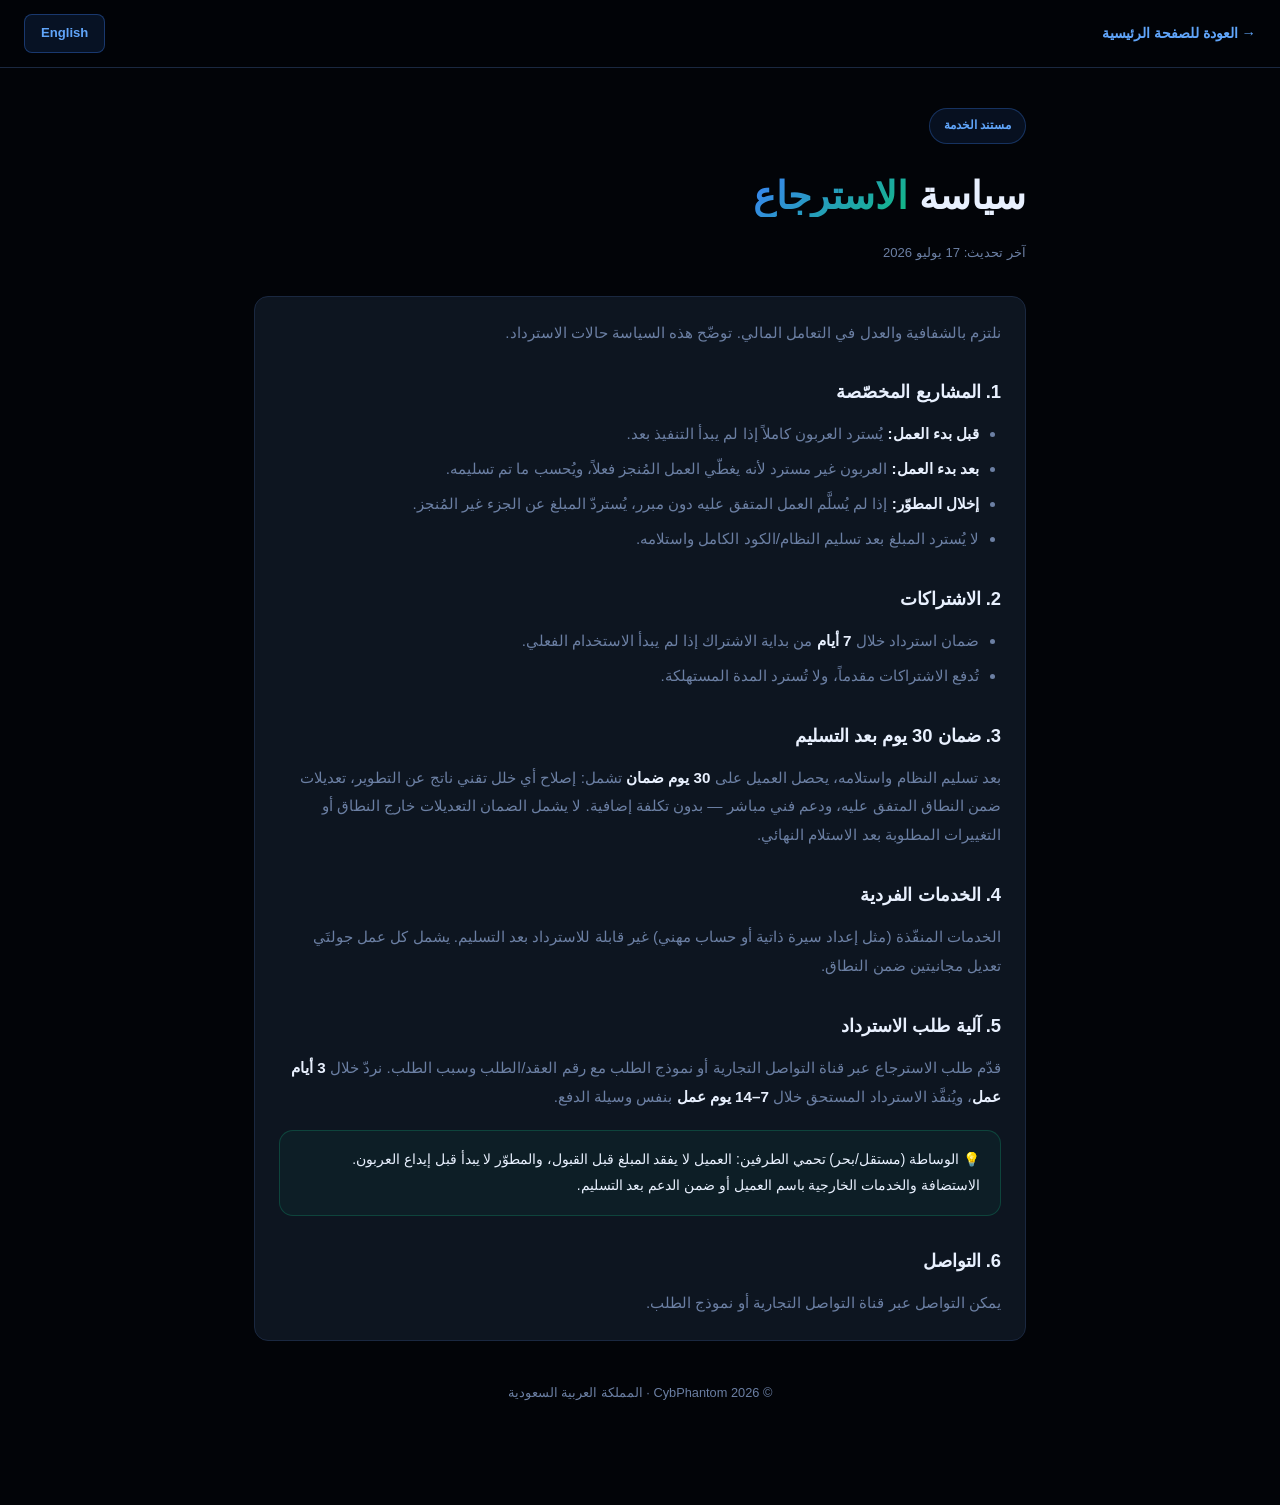
<file: refund.html>
<!DOCTYPE html>
<html lang="ar" dir="rtl" data-theme="desert">
<head>
<meta charset="UTF-8">
<meta name="viewport" content="width=device-width, initial-scale=1.0">
<title>سياسة الاسترجاع | Refund Policy — CybPhantom</title>
<meta name="description" content="سياسة الاسترجاع والاستبدال لخدمات تطوير الأنظمة والاشتراكات. Refund & cancellation policy.">
<meta http-equiv="Content-Security-Policy" content="default-src 'self'; script-src 'self' 'unsafe-inline'; style-src 'self' 'unsafe-inline' https://fonts.googleapis.com; font-src https://fonts.gstatic.com; img-src 'self' data:; connect-src 'self'; object-src 'none'; base-uri 'self'; form-action 'self'; upgrade-insecure-requests">
<link rel="icon" href="favicon.svg" type="image/svg+xml">
<meta name="robots" content="index,follow">
<link rel="preconnect" href="https://fonts.googleapis.com">
<link href="https://fonts.googleapis.com/css2?family=Inter:wght@400;600;700;800&family=Tajawal:wght@400;500;700;800&display=swap" rel="stylesheet">
<style>
*,*::before,*::after{margin:0;padding:0;box-sizing:border-box}
:root{--bg:#020408;--card:#0d1520;--border:#1a2840;--text:#e8f0fe;--muted:#6b7fa3;--accent:#3b82f6;--accent2:#60a5fa;--green2:#34d399;--grad1:linear-gradient(135deg,#3b82f6,#10b981);--radius:14px}
html{scroll-behavior:smooth}
body{background:var(--bg);color:var(--text);font-family:'Tajawal',sans-serif;line-height:1.9;padding:0 0 60px}
body.en{font-family:'Inter',sans-serif;direction:ltr}
body.en [data-ar]{display:none}body:not(.en) [data-en]{display:none}
.topbar{position:sticky;top:0;z-index:10;display:flex;align-items:center;justify-content:space-between;gap:12px;padding:14px 24px;background:rgba(2,4,8,.9);backdrop-filter:blur(14px);border-bottom:1px solid var(--border)}
.topbar a.back{color:var(--accent2);text-decoration:none;font-weight:700;font-size:.9rem}
.lang-btn{background:rgba(59,130,246,.12);border:1px solid rgba(59,130,246,.35);color:var(--accent2);padding:6px 16px;border-radius:8px;cursor:pointer;font:inherit;font-weight:700;font-size:.82rem}
.wrap{max-width:820px;margin:0 auto;padding:40px 24px}
.label{display:inline-block;background:rgba(59,130,246,.1);border:1px solid rgba(59,130,246,.3);color:var(--accent2);padding:5px 14px;border-radius:100px;font-size:.78rem;font-weight:700;margin-bottom:16px}
h1{font-size:clamp(1.6rem,4vw,2.4rem);font-weight:800;margin-bottom:8px}
h1 .grad{background:var(--grad1);-webkit-background-clip:text;-webkit-text-fill-color:transparent}
.updated{color:var(--muted);font-size:.82rem;margin-bottom:30px}
h2{font-size:1.15rem;font-weight:800;margin:28px 0 10px;color:var(--text)}
p,li{color:var(--muted);font-size:.95rem}
ul{padding-inline-start:22px;margin:8px 0}
li{margin-bottom:6px}
strong{color:var(--text)}
.card{background:var(--card);border:1px solid var(--border);border-radius:var(--radius);padding:22px 24px;margin-top:18px}
.note{background:rgba(16,185,129,.06);border:1px solid rgba(16,185,129,.25);border-radius:var(--radius);padding:16px 20px;margin-top:18px;font-size:.86rem}
a.inline{color:var(--accent2)}
footer{text-align:center;color:var(--muted);font-size:.8rem;margin-top:40px;padding:0 24px}
</style>
</head>
<body>
<div class="topbar">
  <a class="back" href="index.html"><span data-ar>→ العودة للصفحة الرئيسية</span><span data-en>← Back to main page</span></a>
  <button class="lang-btn" onclick="document.body.classList.toggle('en')"><span data-ar>English</span><span data-en>العربية</span></button>
</div>
<div class="wrap">
  <span class="label"><span data-ar>مستند الخدمة</span><span data-en>Service Document</span></span>
  <h1><span data-ar>سياسة <span class="grad">الاسترجاع</span></span><span data-en>Refund <span class="grad">Policy</span></span></h1>
  <p class="updated"><span data-ar>آخر تحديث: 17 يوليو 2026</span><span data-en>Last updated: July 17, 2026</span></p>

  <div class="card">
    <p><span data-ar>نلتزم بالشفافية والعدل في التعامل المالي. توضّح هذه السياسة حالات الاسترداد.</span><span data-en>We are committed to transparent, fair financial dealing. This policy explains when refunds apply.</span></p>

    <h2><span data-ar>1. المشاريع المخصّصة</span><span data-en>1. Custom Projects</span></h2>
    <ul>
      <li><span data-ar><strong>قبل بدء العمل:</strong> يُسترد العربون كاملاً إذا لم يبدأ التنفيذ بعد.</span><span data-en><strong>Before work starts:</strong> the deposit is fully refunded if execution hasn't begun.</span></li>
      <li><span data-ar><strong>بعد بدء العمل:</strong> العربون غير مسترد لأنه يغطّي العمل المُنجز فعلاً، ويُحسب ما تم تسليمه.</span><span data-en><strong>After work starts:</strong> the deposit is non-refundable as it covers work already done; delivered work is accounted for.</span></li>
      <li><span data-ar><strong>إخلال المطوّر:</strong> إذا لم يُسلَّم العمل المتفق عليه دون مبرر، يُستردّ المبلغ عن الجزء غير المُنجز.</span><span data-en><strong>Developer default:</strong> if the agreed work isn't delivered without justification, the amount for the undelivered part is refunded.</span></li>
      <li><span data-ar>لا يُسترد المبلغ بعد تسليم النظام/الكود الكامل واستلامه.</span><span data-en>No refund after the full system/code is delivered and accepted.</span></li>
    </ul>

    <h2><span data-ar>2. الاشتراكات</span><span data-en>2. Subscriptions</span></h2>
    <ul>
      <li><span data-ar>ضمان استرداد خلال <strong>7 أيام</strong> من بداية الاشتراك إذا لم يبدأ الاستخدام الفعلي.</span><span data-en>A <strong>7-day</strong> money-back guarantee from the subscription start if active use hasn't begun.</span></li>
      <li><span data-ar>تُدفع الاشتراكات مقدماً، ولا تُسترد المدة المستهلكة.</span><span data-en>Subscriptions are paid in advance; consumed periods are non-refundable.</span></li>
    </ul>

    <h2><span data-ar>3. ضمان 30 يوم بعد التسليم</span><span data-en>3. 30-Day Post-Delivery Guarantee</span></h2>
    <p><span data-ar>بعد تسليم النظام واستلامه، يحصل العميل على <strong>30 يوم ضمان</strong> تشمل: إصلاح أي خلل تقني ناتج عن التطوير، تعديلات ضمن النطاق المتفق عليه، ودعم فني مباشر — بدون تكلفة إضافية. لا يشمل الضمان التعديلات خارج النطاق أو التغييرات المطلوبة بعد الاستلام النهائي.</span><span data-en>After system delivery and acceptance, the client receives a <strong>30-day guarantee</strong> covering: bug fixes from development, adjustments within the agreed scope, and direct technical support — at no extra cost. The guarantee does not cover out-of-scope changes or modifications requested after final acceptance.</span></p>

    <h2><span data-ar>4. الخدمات الفردية</span><span data-en>4. Individual Services</span></h2>
    <p><span data-ar>الخدمات المنفّذة (مثل إعداد سيرة ذاتية أو حساب مهني) غير قابلة للاسترداد بعد التسليم. يشمل كل عمل جولتَي تعديل مجانيتين ضمن النطاق.</span><span data-en>Completed services (e.g., CV or profile setup) are non-refundable after delivery. Each includes two free revision rounds within scope.</span></p>

    <h2><span data-ar>5. آلية طلب الاسترداد</span><span data-en>5. How to Request a Refund</span></h2>
    <p><span data-ar>قدّم طلب الاسترجاع عبر قناة التواصل التجارية أو نموذج الطلب مع رقم العقد/الطلب وسبب الطلب. نردّ خلال <strong>3 أيام عمل</strong>، ويُنفَّذ الاسترداد المستحق خلال <strong>7–14 يوم عمل</strong> بنفس وسيلة الدفع.</span><span data-en>Submit refund requests through the business contact channel or request form with your contract/order number and the reason. We respond within <strong>3 business days</strong>, and any due refund is processed within <strong>7–14 business days</strong> to the original payment method.</span></p>

    <div class="note"><span data-ar>💡 الوساطة (مستقل/بحر) تحمي الطرفين: العميل لا يفقد المبلغ قبل القبول، والمطوّر لا يبدأ قبل إيداع العربون. الاستضافة والخدمات الخارجية باسم العميل أو ضمن الدعم بعد التسليم.</span><span data-en>💡 Escrow (Mostaql/Bahr) protects both sides: the client doesn't lose funds before acceptance, and the developer doesn't start before the deposit. Hosting & third-party services are in the client's name or in support after delivery.</span></div>

    <h2><span data-ar>6. التواصل</span><span data-en>6. Contact</span></h2>
    <p><span data-ar>يمكن التواصل عبر قناة التواصل التجارية أو نموذج الطلب.</span><span data-en>Contact is available through the business contact channel or request form.</span></p>
  </div>

  <footer><span data-ar>© 2026 CybPhantom · المملكة العربية السعودية</span><span data-en>© 2026 CybPhantom · Saudi Arabia</span></footer>
</div>
</body>
</html>
</file>
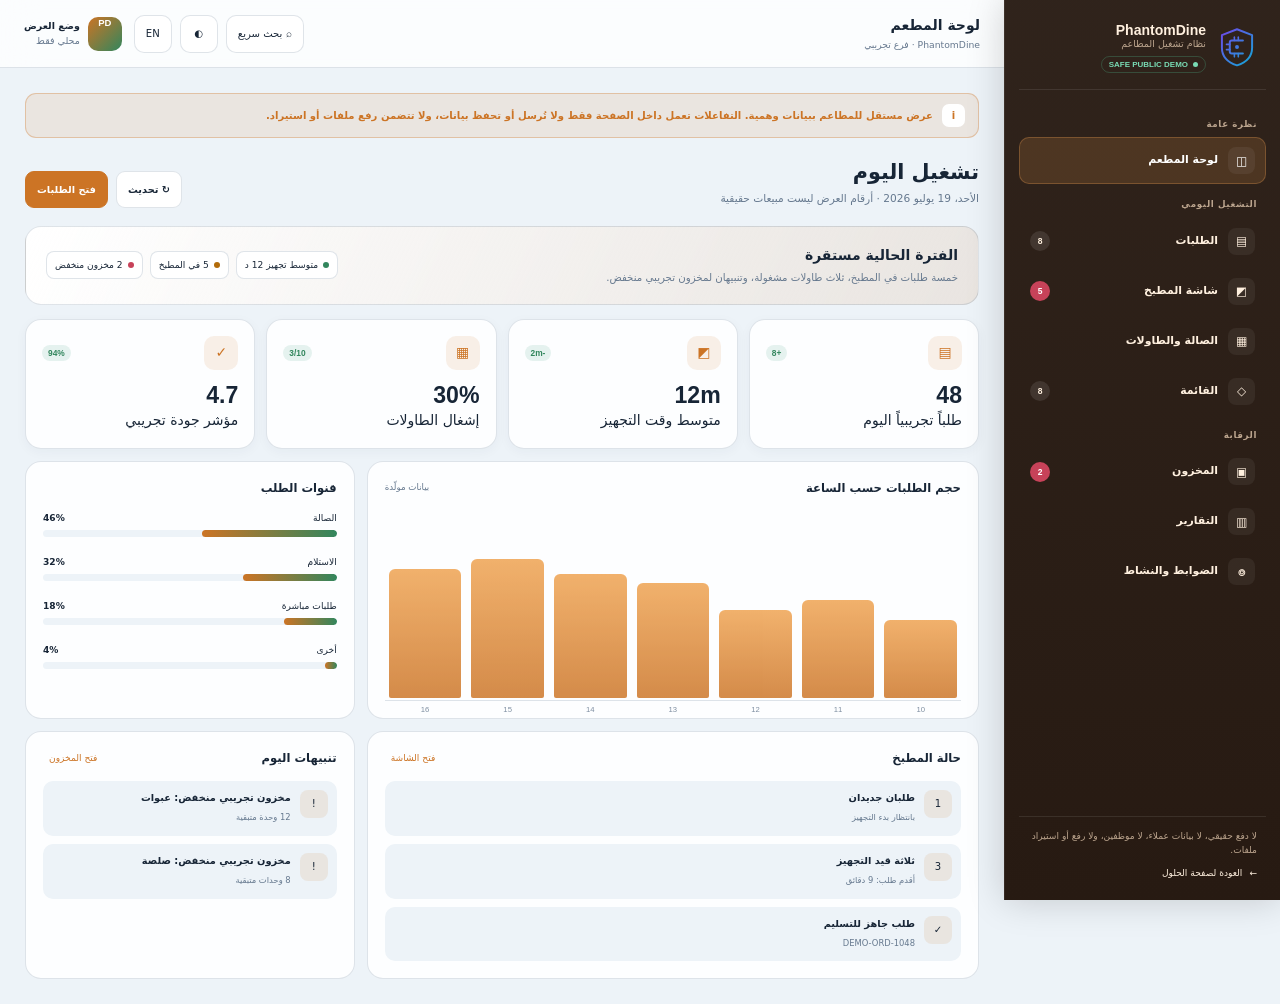
<file: restaurant-demo.html>
<!DOCTYPE html>
<html lang="ar" dir="rtl" class="restaurant-theme">
<head>
  <meta charset="utf-8">
  <meta name="viewport" content="width=device-width,initial-scale=1,viewport-fit=cover">
  <title>PhantomDine — عرض نظام إدارة المطاعم | CybPhantom</title>
  <meta name="description" content="عرض تفاعلي آمن لنظام PhantomDine لإدارة طلبات المطاعم والطاولات وشاشة المطبخ والقائمة والمخزون والتقارير ببيانات وهمية فقط.">
  <meta name="robots" content="noindex,nofollow,noarchive">
  <meta name="referrer" content="no-referrer">
  <meta name="theme-color" content="#271a12">
  <meta http-equiv="Content-Security-Policy" content="default-src 'self'; script-src 'self'; style-src 'self' https://fonts.googleapis.com; font-src https://fonts.gstatic.com; img-src 'self' data:; connect-src 'none'; object-src 'none'; base-uri 'self'; form-action 'none'; frame-ancestors 'none'; upgrade-insecure-requests">
  <link rel="icon" href="favicon.svg" type="image/svg+xml">
  <link rel="preconnect" href="https://fonts.googleapis.com">
  <link rel="stylesheet" href="https://fonts.googleapis.com/css2?family=IBM+Plex+Sans+Arabic:wght@400;500;600;700&family=Inter:wght@400;500;600;700&display=swap">
  <link rel="stylesheet" href="demo-pro.css">
</head>
<body class="restaurant-demo">
  <div class="sidebar-overlay" id="sidebar-overlay"></div>
  <div class="demo-app">
    <aside class="demo-sidebar" id="demo-sidebar">
      <div class="demo-brand"><img src="favicon.svg" width="42" height="42" alt=""><span><b>PhantomDine</b><small><span data-ar>نظام تشغيل المطاعم</span><span data-en>Restaurant Operations</span></small><span class="safe-pill"><i></i>SAFE PUBLIC DEMO</span></span></div>
      <nav class="demo-nav" aria-label="وحدات المطعم">
        <p class="nav-label"><span data-ar>نظرة عامة</span><span data-en>Overview</span></p>
        <button class="active" type="button" data-view="dashboard" data-title-ar="لوحة المطعم" data-title-en="Restaurant Dashboard"><span class="nav-icon">◫</span><span data-ar>لوحة المطعم</span><span data-en>Restaurant dashboard</span></button>
        <p class="nav-label"><span data-ar>التشغيل اليومي</span><span data-en>Daily operations</span></p>
        <button type="button" data-view="orders" data-title-ar="الطلبات" data-title-en="Orders"><span class="nav-icon">▤</span><span data-ar>الطلبات</span><span data-en>Orders</span><span class="nav-count">8</span></button>
        <button type="button" data-view="kitchen" data-title-ar="شاشة المطبخ" data-title-en="Kitchen Display"><span class="nav-icon">◩</span><span data-ar>شاشة المطبخ</span><span data-en>Kitchen display</span><span class="nav-count alert">5</span></button>
        <button type="button" data-view="tables" data-title-ar="الصالة والطاولات" data-title-en="Dining Room &amp; Tables"><span class="nav-icon">▦</span><span data-ar>الصالة والطاولات</span><span data-en>Dining room &amp; tables</span></button>
        <button type="button" data-view="menu" data-title-ar="القائمة" data-title-en="Menu"><span class="nav-icon">◇</span><span data-ar>القائمة</span><span data-en>Menu</span><span class="nav-count">8</span></button>
        <p class="nav-label"><span data-ar>الرقابة</span><span data-en>Control</span></p>
        <button type="button" data-view="inventory" data-title-ar="المخزون" data-title-en="Inventory"><span class="nav-icon">▣</span><span data-ar>المخزون</span><span data-en>Inventory</span><span class="nav-count alert">2</span></button>
        <button type="button" data-view="reports" data-title-ar="تقارير المطعم" data-title-en="Restaurant Reports"><span class="nav-icon">▥</span><span data-ar>التقارير</span><span data-en>Reports</span></button>
        <button type="button" data-view="audit" data-title-ar="الضوابط وسجل النشاط" data-title-en="Controls &amp; Activity"><span class="nav-icon">⌾</span><span data-ar>الضوابط والنشاط</span><span data-en>Controls &amp; activity</span></button>
      </nav>
      <div class="sidebar-foot"><span data-ar>لا دفع حقيقي، لا بيانات عملاء، لا موظفين، ولا رفع أو استيراد ملفات.</span><span data-en>No real payments, customer data, employees, file uploads, or imports.</span><a href="index.html"><span aria-hidden="true">←</span><span data-ar>العودة لصفحة الحلول</span><span data-en>Back to solutions</span></a></div>
    </aside>

    <main class="demo-main">
      <header class="demo-topbar"><button class="mobile-menu" id="mobile-menu" type="button" aria-label="فتح القائمة">☰</button><div class="top-title"><h1 id="top-title"><span data-ar>لوحة المطعم</span><span data-en>Restaurant Dashboard</span></h1><p><span data-ar>PhantomDine · فرع تجريبي</span><span data-en>PhantomDine · demo branch</span></p></div><div class="top-actions"><button class="top-button labelled" id="command-open" type="button"><span data-ar>⌕ بحث سريع</span><span data-en>⌕ Quick search</span></button><button class="top-button square" id="theme-button" type="button" aria-label="تبديل المظهر">◐</button><button class="top-button" id="language-button" type="button"><span data-ar>EN</span><span data-en>العربية</span></button><div class="demo-user"><span class="user-avatar">PD</span><span><b><span data-ar>وضع العرض</span><span data-en>Showcase mode</span></b><small><span data-ar>محلي فقط</span><span data-en>Local only</span></small></span></div></div></header>
      <div class="demo-content">
        <div class="demo-banner"><span>i</span><span data-ar>عرض مستقل للمطاعم ببيانات وهمية. التفاعلات تعمل داخل الصفحة فقط ولا تُرسل أو تحفظ بيانات، ولا تتضمن رفع ملفات أو استيراد.</span><span data-en>Independent restaurant demo with fictional data. Interactions stay inside this page; nothing is sent or stored, and there are no uploads or imports.</span></div>

        <section class="view" data-view-panel="dashboard">
          <div class="page-head"><div><h2><span data-ar>تشغيل اليوم</span><span data-en>Today's Operations</span></h2><p><span data-ar>الأحد، 19 يوليو 2026 · أرقام العرض ليست مبيعات حقيقية</span><span data-en>Sunday, 19 July 2026 · showcase figures are not real sales</span></p></div><div class="page-actions"><button class="action-button" type="button" data-toast-ar="تم تحديث مؤشرات العرض" data-toast-en="Demo indicators refreshed">↻ <span data-ar>تحديث</span><span data-en>Refresh</span></button><button class="action-button primary" type="button" data-view-jump="orders"><span data-ar>فتح الطلبات</span><span data-en>Open orders</span></button></div></div>
          <div class="briefing"><div><h3><span data-ar>الفترة الحالية مستقرة</span><span data-en>Current service is stable</span></h3><p><span data-ar>خمسة طلبات في المطبخ، ثلاث طاولات مشغولة، وتنبيهان لمخزون تجريبي منخفض.</span><span data-en>Five kitchen tickets, three occupied tables, and two fictional low-stock alerts.</span></p></div><div class="briefing-chips"><span class="chip"><i></i><span data-ar>متوسط تجهيز 12 د</span><span data-en>12m avg prep</span></span><span class="chip warn"><i></i><span data-ar>5 في المطبخ</span><span data-en>5 in kitchen</span></span><span class="chip danger"><i></i><span data-ar>2 مخزون منخفض</span><span data-en>2 low stock</span></span></div></div>
          <div class="stats-grid"><article class="stat-card"><div class="stat-top"><span class="stat-icon">▤</span><span class="stat-change">+8</span></div><strong>48</strong><span data-ar>طلباً تجريبياً اليوم</span><span data-en>Demo orders today</span></article><article class="stat-card"><div class="stat-top"><span class="stat-icon">◩</span><span class="stat-change">-2m</span></div><strong>12m</strong><span data-ar>متوسط وقت التجهيز</span><span data-en>Average prep time</span></article><article class="stat-card"><div class="stat-top"><span class="stat-icon">▦</span><span class="stat-change">3/10</span></div><strong>30%</strong><span data-ar>إشغال الطاولات</span><span data-en>Table occupancy</span></article><article class="stat-card"><div class="stat-top"><span class="stat-icon">✓</span><span class="stat-change">94%</span></div><strong>4.7</strong><span data-ar>مؤشر جودة تجريبي</span><span data-en>Demo quality index</span></article></div>
          <div class="dashboard-grid"><article class="panel"><div class="panel-head"><h3><span data-ar>حجم الطلبات حسب الساعة</span><span data-en>Hourly order volume</span></h3><small><span data-ar>بيانات مولّدة</span><span data-en>Generated data</span></small></div><div class="bar-chart"><span data-label="10"></span><span data-label="11"></span><span data-label="12"></span><span data-label="13"></span><span data-label="14"></span><span data-label="15"></span><span data-label="16"></span></div></article><article class="panel"><div class="panel-head"><h3><span data-ar>قنوات الطلب</span><span data-en>Order channels</span></h3></div><div class="progress-list"><div class="progress-row"><div><span data-ar>الصالة</span><span data-en>Dine-in</span><b>46%</b></div><div class="progress-track"><div class="progress-fill"></div></div></div><div class="progress-row"><div><span data-ar>الاستلام</span><span data-en>Pickup</span><b>32%</b></div><div class="progress-track"><div class="progress-fill"></div></div></div><div class="progress-row"><div><span data-ar>طلبات مباشرة</span><span data-en>Direct orders</span><b>18%</b></div><div class="progress-track"><div class="progress-fill"></div></div></div><div class="progress-row"><div><span data-ar>أخرى</span><span data-en>Other</span><b>4%</b></div><div class="progress-track"><div class="progress-fill"></div></div></div></div></article></div>
          <div class="dashboard-grid"><article class="panel"><div class="panel-head"><h3><span data-ar>حالة المطبخ</span><span data-en>Kitchen status</span></h3><button class="panel-link" type="button" data-view-jump="kitchen"><span data-ar>فتح الشاشة</span><span data-en>Open display</span></button></div><div class="activity-list"><div class="activity"><span class="activity-icon">1</span><div><b><span data-ar>طلبان جديدان</span><span data-en>2 new tickets</span></b><small><span data-ar>بانتظار بدء التجهيز</span><span data-en>Waiting to start</span></small></div></div><div class="activity"><span class="activity-icon">3</span><div><b><span data-ar>ثلاثة قيد التجهيز</span><span data-en>3 in preparation</span></b><small><span data-ar>أقدم طلب: 9 دقائق</span><span data-en>Oldest ticket: 9 minutes</span></small></div></div><div class="activity"><span class="activity-icon">✓</span><div><b><span data-ar>طلب جاهز للتسليم</span><span data-en>1 ready to serve</span></b><small>DEMO-ORD-1048</small></div></div></div></article><article class="panel"><div class="panel-head"><h3><span data-ar>تنبيهات اليوم</span><span data-en>Today's alerts</span></h3><button class="panel-link" type="button" data-view-jump="inventory"><span data-ar>فتح المخزون</span><span data-en>Open inventory</span></button></div><div class="activity-list"><div class="activity"><span class="activity-icon">!</span><div><b><span data-ar>مخزون تجريبي منخفض: عبوات</span><span data-en>Fictional low stock: packaging</span></b><small><span data-ar>12 وحدة متبقية</span><span data-en>12 units remaining</span></small></div></div><div class="activity"><span class="activity-icon">!</span><div><b><span data-ar>مخزون تجريبي منخفض: صلصة</span><span data-en>Fictional low stock: sauce</span></b><small><span data-ar>8 وحدات متبقية</span><span data-en>8 units remaining</span></small></div></div></div></article></div>
        </section>

        <section class="view" data-view-panel="orders" hidden>
          <div class="page-head"><div><h2><span data-ar>الطلبات</span><span data-en>Orders</span></h2><p><span data-ar>طلبات وهمية بلا أسماء أو أرقام اتصال أو بيانات دفع.</span><span data-en>Fictional orders with no names, contact details, or payment data.</span></p></div><div class="page-actions"><button class="action-button primary" type="button" data-toast-ar="إنشاء الطلب معطّل في العرض العام" data-toast-en="Creating orders is disabled in the public demo"><span data-ar>+ طلب جديد</span><span data-en>+ New order</span></button></div></div>
          <article class="panel table-panel"><div class="table-toolbar"><h3><span data-ar>طلبات اليوم التجريبية</span><span data-en>Today's demo orders</span></h3><input class="table-search" type="search" data-table-search="orders-table" placeholder="بحث بالرقم / Search ID" aria-label="بحث الطلبات"></div><div class="table-wrap"><table class="data-table" id="orders-table"><thead><tr><th><span data-ar>الطلب</span><span data-en>Order</span></th><th><span data-ar>القناة</span><span data-en>Channel</span></th><th><span data-ar>العناصر</span><span data-en>Items</span></th><th><span data-ar>الحالة</span><span data-en>Status</span></th><th><span data-ar>المدة</span><span data-en>Elapsed</span></th><th><span data-ar>المجموع التجريبي</span><span data-en>Demo total</span></th></tr></thead><tbody><tr><td class="asset-id">DEMO-ORD-1048</td><td><span data-ar>طاولة 04</span><span data-en>Table 04</span></td><td>3</td><td><span class="status-badge"><span data-ar>جاهز</span><span data-en>Ready</span></span></td><td>14m</td><td>86 SAR</td></tr><tr><td class="asset-id">DEMO-ORD-1049</td><td><span data-ar>استلام</span><span data-en>Pickup</span></td><td>2</td><td><span class="status-badge info"><span data-ar>قيد التجهيز</span><span data-en>Preparing</span></span></td><td>9m</td><td>54 SAR</td></tr><tr><td class="asset-id">DEMO-ORD-1050</td><td><span data-ar>طاولة 07</span><span data-en>Table 07</span></td><td>4</td><td><span class="status-badge info"><span data-ar>قيد التجهيز</span><span data-en>Preparing</span></span></td><td>7m</td><td>132 SAR</td></tr><tr><td class="asset-id">DEMO-ORD-1051</td><td><span data-ar>صالة</span><span data-en>Dine-in</span></td><td>1</td><td><span class="status-badge warn"><span data-ar>جديد</span><span data-en>New</span></span></td><td>3m</td><td>28 SAR</td></tr><tr><td class="asset-id">DEMO-ORD-1052</td><td><span data-ar>استلام</span><span data-en>Pickup</span></td><td>3</td><td><span class="status-badge warn"><span data-ar>جديد</span><span data-en>New</span></span></td><td>1m</td><td>74 SAR</td></tr></tbody></table></div></article>
        </section>

        <section class="view" data-view-panel="kitchen" hidden>
          <div class="page-head"><div><h2><span data-ar>شاشة المطبخ</span><span data-en>Kitchen Display</span></h2><p><span data-ar>حرّك بطاقات العرض بين المراحل؛ التغيير مؤقت داخل المتصفح فقط.</span><span data-en>Advance demo tickets between stages; changes are temporary and browser-only.</span></p></div></div>
          <div class="kds-grid"><section class="kds-column" data-kds-column="new"><h3><span data-ar>جديد</span><span data-en>New</span><span data-kds-count>2</span></h3><article class="ticket-card" data-ticket><div class="ticket-head"><div><h3>DEMO-ORD-1051</h3><p><span data-ar>صالة</span><span data-en>Dine-in</span></p></div><span class="ticket-time">03:12</span></div><ul class="ticket-items"><li><span data-ar>وجبة تجريبية أ</span><span data-en>Demo meal A</span></li><li><span data-ar>مشروب تجريبي</span><span data-en>Demo drink</span></li></ul><button class="ticket-action" type="button" data-ticket-next><span data-ar>بدء التجهيز</span><span data-en>Start preparing</span></button></article><article class="ticket-card" data-ticket><div class="ticket-head"><div><h3>DEMO-ORD-1052</h3><p><span data-ar>استلام</span><span data-en>Pickup</span></p></div><span class="ticket-time">01:24</span></div><ul class="ticket-items"><li><span data-ar>طبق تجريبي ب</span><span data-en>Demo dish B</span></li><li><span data-ar>إضافة تجريبية</span><span data-en>Demo add-on</span></li></ul><button class="ticket-action" type="button" data-ticket-next><span data-ar>بدء التجهيز</span><span data-en>Start preparing</span></button></article></section>
            <section class="kds-column" data-kds-column="preparing"><h3><span data-ar>قيد التجهيز</span><span data-en>Preparing</span><span data-kds-count>2</span></h3><article class="ticket-card" data-ticket><div class="ticket-head"><div><h3>DEMO-ORD-1049</h3><p><span data-ar>استلام</span><span data-en>Pickup</span></p></div><span class="ticket-time">09:08</span></div><ul class="ticket-items"><li><span data-ar>وجبة تجريبية ج</span><span data-en>Demo meal C</span></li><li><span data-ar>مشروب تجريبي</span><span data-en>Demo drink</span></li></ul><button class="ticket-action" type="button" data-ticket-next><span data-ar>جاهز للتسليم</span><span data-en>Mark ready</span></button></article><article class="ticket-card" data-ticket><div class="ticket-head"><div><h3>DEMO-ORD-1050</h3><p><span data-ar>طاولة 07</span><span data-en>Table 07</span></p></div><span class="ticket-time">07:42</span></div><ul class="ticket-items"><li><span data-ar>طبقان تجريبيان</span><span data-en>Two demo dishes</span></li><li><span data-ar>مشروبان تجريبيان</span><span data-en>Two demo drinks</span></li></ul><button class="ticket-action" type="button" data-ticket-next><span data-ar>جاهز للتسليم</span><span data-en>Mark ready</span></button></article></section>
            <section class="kds-column" data-kds-column="ready"><h3><span data-ar>جاهز</span><span data-en>Ready</span><span data-kds-count>1</span></h3><article class="ticket-card" data-ticket><div class="ticket-head"><div><h3>DEMO-ORD-1048</h3><p><span data-ar>طاولة 04</span><span data-en>Table 04</span></p></div><span class="ticket-time">14:02</span></div><ul class="ticket-items"><li><span data-ar>طبق تجريبي د</span><span data-en>Demo dish D</span></li><li><span data-ar>إضافتان تجريبيتان</span><span data-en>Two demo add-ons</span></li></ul><button class="ticket-action" type="button" data-ticket-done><span data-ar>تم التسليم</span><span data-en>Served</span></button></article></section></div>
        </section>

        <section class="view" data-view-panel="tables" hidden>
          <div class="page-head"><div><h2><span data-ar>الصالة والطاولات</span><span data-en>Dining Room &amp; Tables</span></h2><p><span data-ar>حالة عشر طاولات تجريبية بلا حجوزات أو أسماء عملاء.</span><span data-en>Status of ten fictional tables with no reservations or customer names.</span></p></div></div>
          <div class="table-grid"><article class="dining-table"><span class="table-number">01</span><b><span data-ar>متاحة</span><span data-en>Available</span></b><small>2 seats</small></article><article class="dining-table"><span class="table-number">02</span><b><span data-ar>متاحة</span><span data-en>Available</span></b><small>4 seats</small></article><article class="dining-table busy"><span class="table-number">03</span><b><span data-ar>مشغولة</span><span data-en>Occupied</span></b><small>18 min</small></article><article class="dining-table ready"><span class="table-number">04</span><b><span data-ar>طلب جاهز</span><span data-en>Order ready</span></b><small>DEMO-1048</small></article><article class="dining-table"><span class="table-number">05</span><b><span data-ar>متاحة</span><span data-en>Available</span></b><small>4 seats</small></article><article class="dining-table"><span class="table-number">06</span><b><span data-ar>متاحة</span><span data-en>Available</span></b><small>2 seats</small></article><article class="dining-table busy"><span class="table-number">07</span><b><span data-ar>مشغولة</span><span data-en>Occupied</span></b><small>12 min</small></article><article class="dining-table"><span class="table-number">08</span><b><span data-ar>متاحة</span><span data-en>Available</span></b><small>6 seats</small></article><article class="dining-table busy"><span class="table-number">09</span><b><span data-ar>مشغولة</span><span data-en>Occupied</span></b><small>7 min</small></article><article class="dining-table"><span class="table-number">10</span><b><span data-ar>متاحة</span><span data-en>Available</span></b><small>4 seats</small></article></div>
        </section>

        <section class="view" data-view-panel="menu" hidden>
          <div class="page-head"><div><h2><span data-ar>القائمة التجريبية</span><span data-en>Demo Menu</span></h2><p><span data-ar>أسماء وأسعار عامة للعرض ولا تمثل قائمة مطعم فعلي.</span><span data-en>Generic showcase names and prices that represent no real restaurant menu.</span></p></div><div class="page-actions"><button class="action-button primary" type="button" data-toast-ar="إضافة الأصناف معطّلة في العرض العام" data-toast-en="Adding menu items is disabled in the public demo"><span data-ar>+ صنف</span><span data-en>+ Item</span></button></div></div>
          <div class="menu-grid"><article class="menu-item"><div class="menu-item-head"><div><h3><span data-ar>وجبة تجريبية أ</span><span data-en>Demo meal A</span></h3><p><span data-ar>طبق رئيسي</span><span data-en>Main course</span></p></div><span class="menu-price">28 SAR</span></div><button class="small-button" type="button" data-menu-add><span data-ar>إضافة لطلب العرض</span><span data-en>Add to demo order</span></button></article><article class="menu-item"><div class="menu-item-head"><div><h3><span data-ar>وجبة تجريبية ب</span><span data-en>Demo meal B</span></h3><p><span data-ar>طبق رئيسي</span><span data-en>Main course</span></p></div><span class="menu-price">32 SAR</span></div><button class="small-button" type="button" data-menu-add><span data-ar>إضافة لطلب العرض</span><span data-en>Add to demo order</span></button></article><article class="menu-item"><div class="menu-item-head"><div><h3><span data-ar>طبق تجريبي ج</span><span data-en>Demo dish C</span></h3><p><span data-ar>مقبلات</span><span data-en>Starter</span></p></div><span class="menu-price">18 SAR</span></div><button class="small-button" type="button" data-menu-add><span data-ar>إضافة لطلب العرض</span><span data-en>Add to demo order</span></button></article><article class="menu-item"><div class="menu-item-head"><div><h3><span data-ar>طبق تجريبي د</span><span data-en>Demo dish D</span></h3><p><span data-ar>طبق رئيسي</span><span data-en>Main course</span></p></div><span class="menu-price">36 SAR</span></div><button class="small-button" type="button" data-menu-add><span data-ar>إضافة لطلب العرض</span><span data-en>Add to demo order</span></button></article><article class="menu-item"><div class="menu-item-head"><div><h3><span data-ar>إضافة تجريبية</span><span data-en>Demo add-on</span></h3><p><span data-ar>إضافات</span><span data-en>Add-ons</span></p></div><span class="menu-price">6 SAR</span></div><button class="small-button" type="button" data-menu-add><span data-ar>إضافة لطلب العرض</span><span data-en>Add to demo order</span></button></article><article class="menu-item"><div class="menu-item-head"><div><h3><span data-ar>مشروب تجريبي</span><span data-en>Demo drink</span></h3><p><span data-ar>مشروبات</span><span data-en>Beverages</span></p></div><span class="menu-price">8 SAR</span></div><button class="small-button" type="button" data-menu-add><span data-ar>إضافة لطلب العرض</span><span data-en>Add to demo order</span></button></article><article class="menu-item"><div class="menu-item-head"><div><h3><span data-ar>تحلية تجريبية أ</span><span data-en>Demo dessert A</span></h3><p><span data-ar>حلويات</span><span data-en>Desserts</span></p></div><span class="menu-price">16 SAR</span></div><button class="small-button" type="button" data-menu-add><span data-ar>إضافة لطلب العرض</span><span data-en>Add to demo order</span></button></article><article class="menu-item"><div class="menu-item-head"><div><h3><span data-ar>تحلية تجريبية ب</span><span data-en>Demo dessert B</span></h3><p><span data-ar>حلويات</span><span data-en>Desserts</span></p></div><span class="menu-price">14 SAR</span></div><button class="small-button" type="button" data-menu-add><span data-ar>إضافة لطلب العرض</span><span data-en>Add to demo order</span></button></article></div>
        </section>

        <section class="view" data-view-panel="inventory" hidden>
          <div class="page-head"><div><h2><span data-ar>المخزون</span><span data-en>Inventory</span></h2><p><span data-ar>كميات وهمية مدخلة مسبقاً؛ لا رفع ملفات ولا استيراد.</span><span data-en>Predefined fictional quantities; no file uploads or imports.</span></p></div></div>
          <div class="split-grid"><article class="panel"><div class="panel-head"><h3><span data-ar>حالة المواد التجريبية</span><span data-en>Demo stock status</span></h3><small>6 items</small></div><div class="stock-line"><span><span data-ar>مادة تجريبية أ</span><span data-en>Demo material A</span></span><div class="stock-level"><i></i></div><b>82%</b></div><div class="stock-line"><span><span data-ar>مادة تجريبية ب</span><span data-en>Demo material B</span></span><div class="stock-level"><i></i></div><b>74%</b></div><div class="stock-line low"><span><span data-ar>عبوات تجريبية</span><span data-en>Demo packaging</span></span><div class="stock-level"><i></i></div><b>22%</b></div><div class="stock-line critical"><span><span data-ar>صلصة تجريبية</span><span data-en>Demo sauce</span></span><div class="stock-level"><i></i></div><b>14%</b></div><div class="stock-line"><span><span data-ar>مشروبات تجريبية</span><span data-en>Demo beverages</span></span><div class="stock-level"><i></i></div><b>68%</b></div><div class="stock-line"><span><span data-ar>مواد تغليف</span><span data-en>Wrapping stock</span></span><div class="stock-level"><i></i></div><b>54%</b></div></article><article class="panel"><div class="panel-head"><h3><span data-ar>تنبيهات المخزون</span><span data-en>Stock alerts</span></h3></div><div class="activity-list"><div class="activity"><span class="activity-icon">!</span><div><b><span data-ar>عبوات تجريبية أقل من الحد</span><span data-en>Demo packaging below threshold</span></b><small><span data-ar>12 وحدة · حد العرض 20</span><span data-en>12 units · demo threshold 20</span></small></div></div><div class="activity"><span class="activity-icon">!</span><div><b><span data-ar>صلصة تجريبية تحتاج مراجعة</span><span data-en>Demo sauce requires review</span></b><small><span data-ar>8 وحدات · حد العرض 15</span><span data-en>8 units · demo threshold 15</span></small></div></div><div class="activity"><span class="activity-icon">✓</span><div><b><span data-ar>أربع مواد ضمن النطاق</span><span data-en>Four items within range</span></b><small><span data-ar>لا إجراء مطلوب</span><span data-en>No action required</span></small></div></div></div></article></div>
        </section>

        <section class="view" data-view-panel="reports" hidden>
          <div class="page-head"><div><h2><span data-ar>تقارير المطعم</span><span data-en>Restaurant Reports</span></h2><p><span data-ar>مؤشرات وهمية لشرح شكل التحليل وليست نتائج مالية فعلية.</span><span data-en>Fictional indicators illustrating analytics—not real financial results.</span></p></div><div class="page-actions"><button class="action-button" type="button" data-toast-ar="التصدير معطّل في العرض العام" data-toast-en="Export is disabled in the public demo"><span data-ar>تصدير</span><span data-en>Export</span></button></div></div>
          <div class="report-grid"><article class="report-card"><h3><span data-ar>الطلبات المكتملة ضمن الهدف</span><span data-en>Orders completed within target</span></h3><div class="donut"></div></article><article class="report-card"><h3><span data-ar>مؤشرات الخدمة</span><span data-en>Service indicators</span></h3><div class="progress-list"><div class="progress-row"><div><span data-ar>التجهيز ضمن الهدف</span><span data-en>Prep within target</span><b>96%</b></div><div class="progress-track"><div class="progress-fill"></div></div></div><div class="progress-row"><div><span data-ar>دقة الطلب</span><span data-en>Order accuracy</span><b>92%</b></div><div class="progress-track"><div class="progress-fill"></div></div></div><div class="progress-row"><div><span data-ar>توافر القائمة</span><span data-en>Menu availability</span><b>88%</b></div><div class="progress-track"><div class="progress-fill"></div></div></div><div class="progress-row"><div><span data-ar>اكتمال السجلات</span><span data-en>Record completeness</span><b>98%</b></div><div class="progress-track"><div class="progress-fill"></div></div></div></div></article><article class="report-card"><h3><span data-ar>الطلبات حسب الفترة</span><span data-en>Orders by period</span></h3><div class="bar-chart"><span data-label="10"></span><span data-label="11"></span><span data-label="12"></span><span data-label="13"></span><span data-label="14"></span><span data-label="15"></span><span data-label="16"></span></div></article><article class="report-card"><h3><span data-ar>ملخص القنوات</span><span data-en>Channel summary</span></h3><div class="activity-list"><div class="activity"><span class="activity-icon">▦</span><div><b><span data-ar>الصالة · 46%</span><span data-en>Dine-in · 46%</span></b><small><span data-ar>22 طلباً تجريبياً</span><span data-en>22 demo orders</span></small></div></div><div class="activity"><span class="activity-icon">▤</span><div><b><span data-ar>الاستلام · 32%</span><span data-en>Pickup · 32%</span></b><small><span data-ar>15 طلباً تجريبياً</span><span data-en>15 demo orders</span></small></div></div><div class="activity"><span class="activity-icon">◎</span><div><b><span data-ar>مباشر · 22%</span><span data-en>Direct · 22%</span></b><small><span data-ar>11 طلباً تجريبياً</span><span data-en>11 demo orders</span></small></div></div></div></article></div>
        </section>

        <section class="view" data-view-panel="audit" hidden>
          <div class="page-head"><div><h2><span data-ar>الضوابط وسجل النشاط</span><span data-en>Controls &amp; Activity</span></h2><p><span data-ar>سجل وهمي يوضح قابلية المراجعة دون حسابات أو هويات أفراد.</span><span data-en>Fictional trail illustrating auditability with no individual accounts or identities.</span></p></div></div>
          <div class="audit-note"><span data-ar>ضوابط العرض: لا موظفين · لا بيانات عملاء · لا دفع · لا ملفات · لا استيراد · لا اتصال شبكي.</span><span data-en>Demo controls: no employees · no customer data · no payments · no files · no imports · no network.</span></div>
          <article class="panel table-panel"><div class="table-toolbar"><h3><span data-ar>سجل النشاط التجريبي</span><span data-en>Demo activity log</span></h3><input class="table-search" type="search" data-table-search="restaurant-audit-table" placeholder="بحث / Search" aria-label="بحث سجل النشاط"></div><div class="table-wrap"><table class="data-table" id="restaurant-audit-table"><thead><tr><th><span data-ar>الحدث</span><span data-en>Event</span></th><th><span data-ar>الدور الوهمي</span><span data-en>Demo role</span></th><th><span data-ar>الإجراء</span><span data-en>Action</span></th><th><span data-ar>المرجع</span><span data-en>Reference</span></th><th><span data-ar>الوقت</span><span data-en>Time</span></th><th><span data-ar>النتيجة</span><span data-en>Result</span></th></tr></thead><tbody><tr><td class="asset-id">DINE-AUD-201</td><td>ROLE-DEMO-OPS</td><td><span data-ar>تحديث حالة طلب</span><span data-en>Updated order status</span></td><td>DEMO-ORD-1048</td><td>2026-07-19 12:14</td><td><span class="status-badge"><span data-ar>ناجح</span><span data-en>Success</span></span></td></tr><tr><td class="asset-id">DINE-AUD-202</td><td>ROLE-DEMO-KDS</td><td><span data-ar>بدء تجهيز طلب</span><span data-en>Started ticket prep</span></td><td>DEMO-ORD-1049</td><td>2026-07-19 12:09</td><td><span class="status-badge"><span data-ar>ناجح</span><span data-en>Success</span></span></td></tr><tr><td class="asset-id">DINE-AUD-203</td><td>ROLE-DEMO-STOCK</td><td><span data-ar>مراجعة حد مخزون</span><span data-en>Reviewed stock threshold</span></td><td>STOCK-DEMO-04</td><td>2026-07-19 11:58</td><td><span class="status-badge info"><span data-ar>موثّق</span><span data-en>Logged</span></span></td></tr></tbody></table></div></article>
        </section>
      </div>
    </main>
  </div>
  <dialog class="command-dialog" id="command-dialog"><div class="command-box"><div class="command-head"><input id="command-input" type="search" autocomplete="off" placeholder="ابحث عن وحدة / Search module" aria-label="بحث الوحدات"><button id="command-close" type="button" aria-label="إغلاق">×</button></div><div class="command-results" id="command-results"></div></div></dialog>
  <div class="toast-stack" id="toast-stack" aria-live="polite"></div>
  <script src="restaurant-demo.js" defer></script>
</body>
</html>
</file>
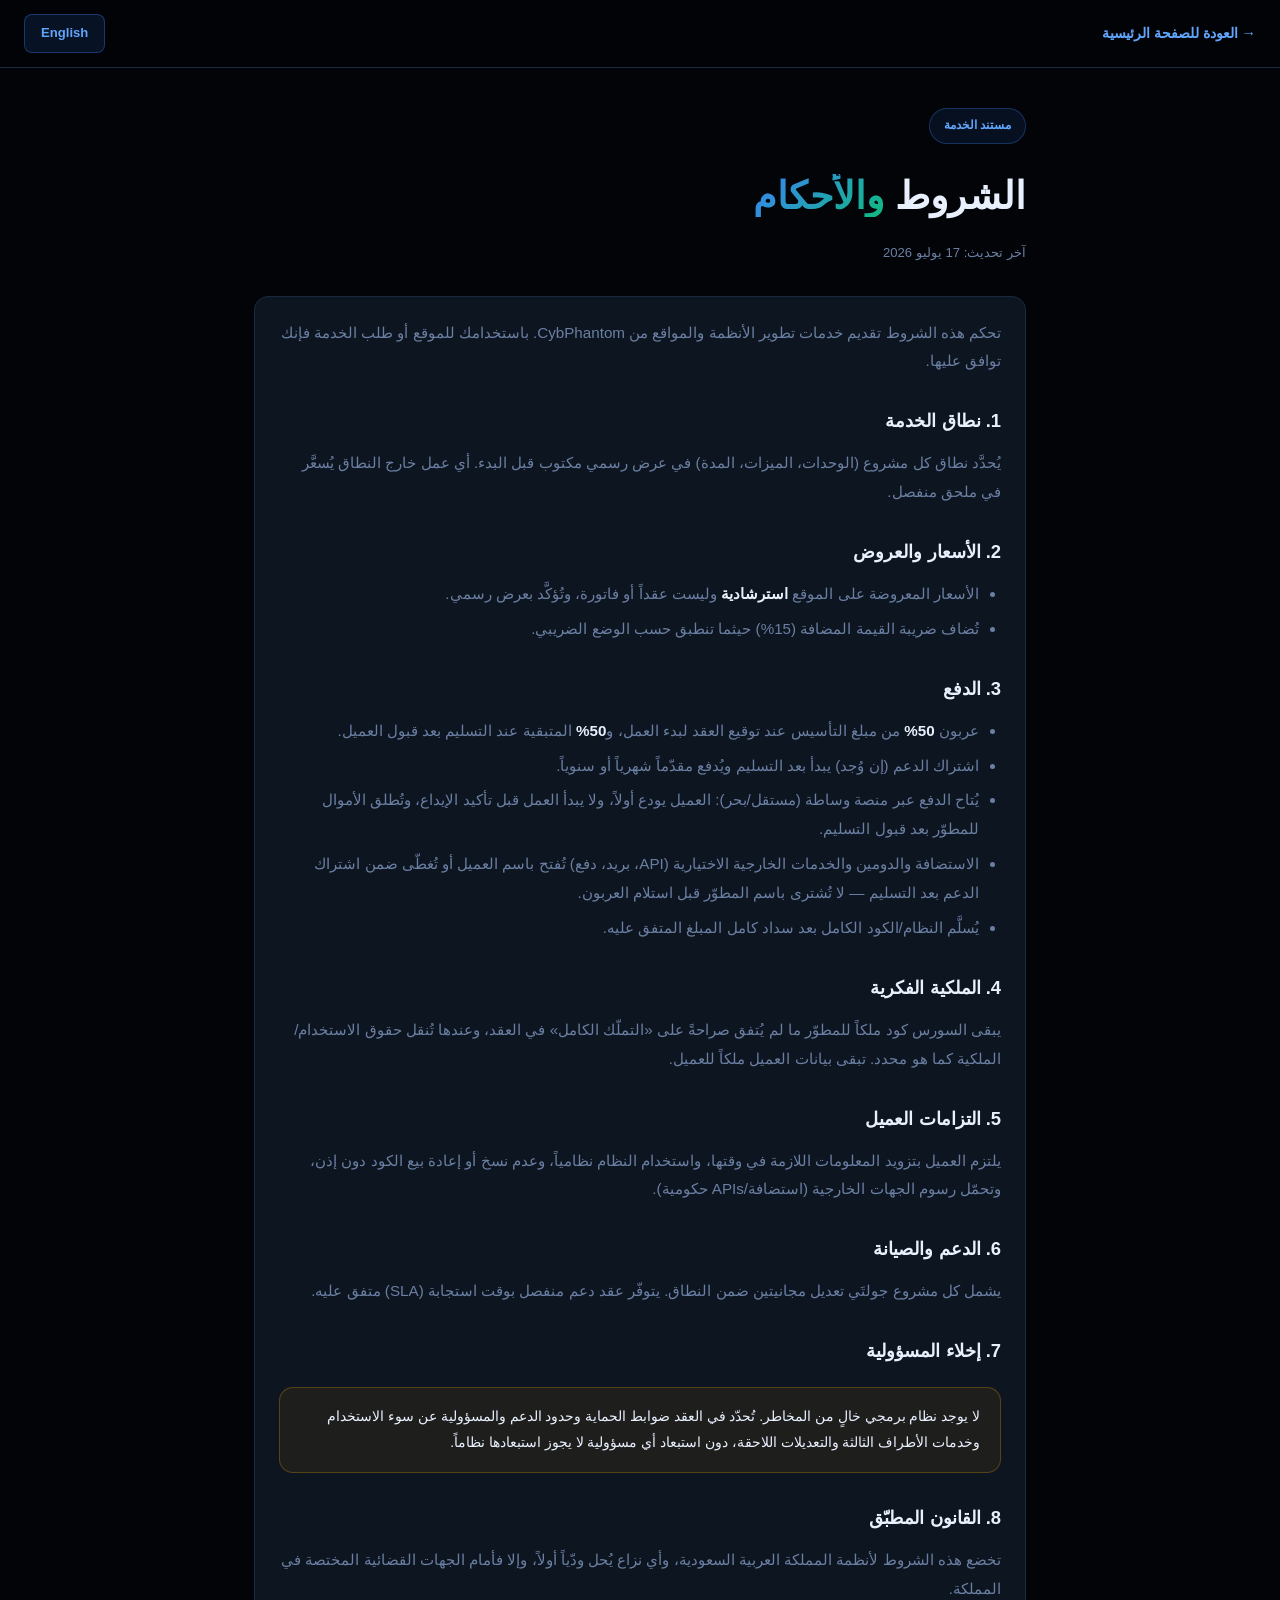
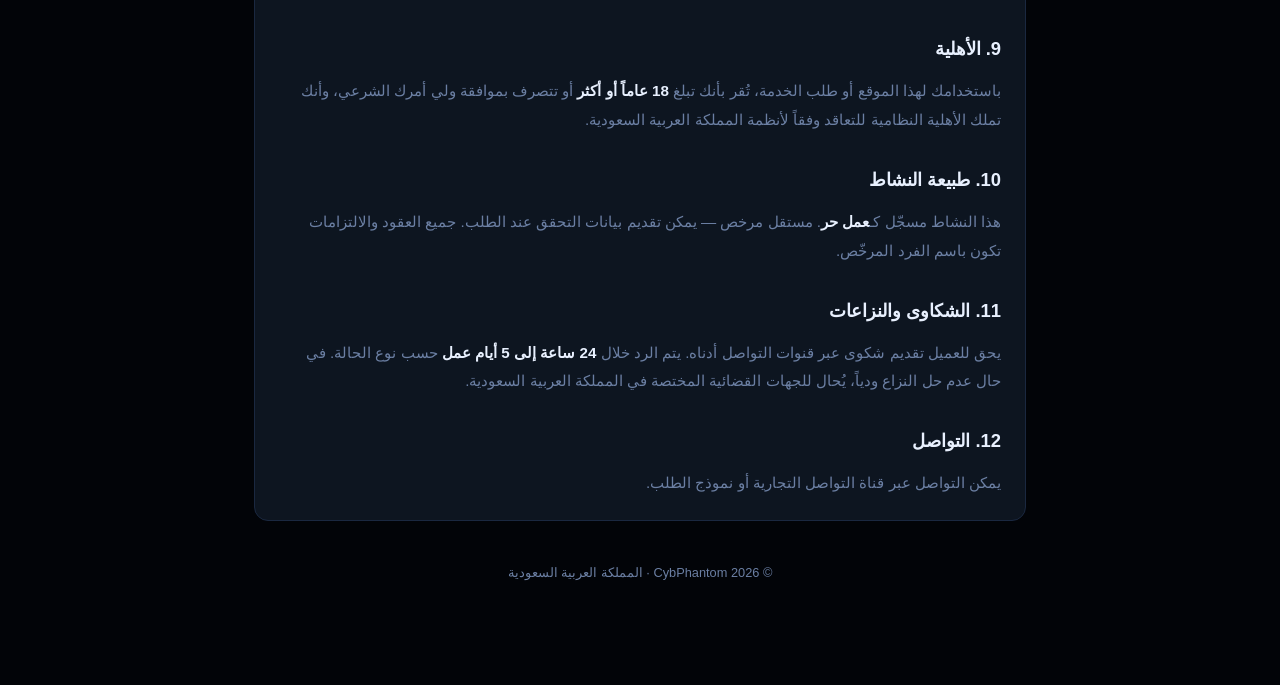
<file: terms.html>
<!DOCTYPE html>
<html lang="ar" dir="rtl" data-theme="desert">
<head>
<meta charset="UTF-8">
<meta name="viewport" content="width=device-width, initial-scale=1.0">
<title>الشروط والأحكام | Terms & Conditions — CybPhantom</title>
<meta name="description" content="الشروط والأحكام لخدمات تطوير الأنظمة والمواقع. Terms & conditions for system and web development services.">
<meta http-equiv="Content-Security-Policy" content="default-src 'self'; script-src 'self' 'unsafe-inline'; style-src 'self' 'unsafe-inline' https://fonts.googleapis.com; font-src https://fonts.gstatic.com; img-src 'self' data:; connect-src 'self'; object-src 'none'; base-uri 'self'; form-action 'self'; upgrade-insecure-requests">
<link rel="icon" href="favicon.svg" type="image/svg+xml">
<meta name="robots" content="index,follow">
<link rel="preconnect" href="https://fonts.googleapis.com">
<link href="https://fonts.googleapis.com/css2?family=Inter:wght@400;600;700;800&family=Tajawal:wght@400;500;700;800&display=swap" rel="stylesheet">
<style>
*,*::before,*::after{margin:0;padding:0;box-sizing:border-box}
:root{--bg:#020408;--card:#0d1520;--border:#1a2840;--text:#e8f0fe;--muted:#6b7fa3;--accent:#3b82f6;--accent2:#60a5fa;--green2:#34d399;--grad1:linear-gradient(135deg,#3b82f6,#10b981);--radius:14px}
html{scroll-behavior:smooth}
body{background:var(--bg);color:var(--text);font-family:'Tajawal',sans-serif;line-height:1.9;padding:0 0 60px}
body.en{font-family:'Inter',sans-serif;direction:ltr}
body.en [data-ar]{display:none}body:not(.en) [data-en]{display:none}
.topbar{position:sticky;top:0;z-index:10;display:flex;align-items:center;justify-content:space-between;gap:12px;padding:14px 24px;background:rgba(2,4,8,.9);backdrop-filter:blur(14px);border-bottom:1px solid var(--border)}
.topbar a.back{color:var(--accent2);text-decoration:none;font-weight:700;font-size:.9rem}
.lang-btn{background:rgba(59,130,246,.12);border:1px solid rgba(59,130,246,.35);color:var(--accent2);padding:6px 16px;border-radius:8px;cursor:pointer;font:inherit;font-weight:700;font-size:.82rem}
.wrap{max-width:820px;margin:0 auto;padding:40px 24px}
.label{display:inline-block;background:rgba(59,130,246,.1);border:1px solid rgba(59,130,246,.3);color:var(--accent2);padding:5px 14px;border-radius:100px;font-size:.78rem;font-weight:700;margin-bottom:16px}
h1{font-size:clamp(1.6rem,4vw,2.4rem);font-weight:800;margin-bottom:8px}
h1 .grad{background:var(--grad1);-webkit-background-clip:text;-webkit-text-fill-color:transparent}
.updated{color:var(--muted);font-size:.82rem;margin-bottom:30px}
h2{font-size:1.15rem;font-weight:800;margin:28px 0 10px;color:var(--text)}
p,li{color:var(--muted);font-size:.95rem}
ul{padding-inline-start:22px;margin:8px 0}
li{margin-bottom:6px}
strong{color:var(--text)}
.card{background:var(--card);border:1px solid var(--border);border-radius:var(--radius);padding:22px 24px;margin-top:18px}
.note{background:rgba(245,158,11,.07);border:1px solid rgba(245,158,11,.28);border-radius:var(--radius);padding:16px 20px;margin-top:18px;font-size:.86rem}
a.inline{color:var(--accent2)}
footer{text-align:center;color:var(--muted);font-size:.8rem;margin-top:40px;padding:0 24px}
</style>
</head>
<body>
<div class="topbar">
  <a class="back" href="index.html"><span data-ar>→ العودة للصفحة الرئيسية</span><span data-en>← Back to main page</span></a>
  <button class="lang-btn" onclick="document.body.classList.toggle('en')"><span data-ar>English</span><span data-en>العربية</span></button>
</div>
<div class="wrap">
  <span class="label"><span data-ar>مستند الخدمة</span><span data-en>Service Document</span></span>
  <h1><span data-ar>الشروط <span class="grad">والأحكام</span></span><span data-en>Terms &amp; <span class="grad">Conditions</span></span></h1>
  <p class="updated"><span data-ar>آخر تحديث: 17 يوليو 2026</span><span data-en>Last updated: July 17, 2026</span></p>

  <div class="card">
    <p><span data-ar>تحكم هذه الشروط تقديم خدمات تطوير الأنظمة والمواقع من CybPhantom. باستخدامك للموقع أو طلب الخدمة فإنك توافق عليها.</span><span data-en>These terms govern system and web development services by CybPhantom. By using the site or requesting a service, you agree to them.</span></p>

    <h2><span data-ar>1. نطاق الخدمة</span><span data-en>1. Scope of Service</span></h2>
    <p><span data-ar>يُحدَّد نطاق كل مشروع (الوحدات، الميزات، المدة) في عرض رسمي مكتوب قبل البدء. أي عمل خارج النطاق يُسعَّر في ملحق منفصل.</span><span data-en>Each project's scope (modules, features, timeline) is defined in a written formal quote before work begins. Any out-of-scope work is priced in a separate addendum.</span></p>

    <h2><span data-ar>2. الأسعار والعروض</span><span data-en>2. Pricing & Quotes</span></h2>
    <ul>
      <li><span data-ar>الأسعار المعروضة على الموقع <strong>استرشادية</strong> وليست عقداً أو فاتورة، وتُؤكَّد بعرض رسمي.</span><span data-en>Prices shown on the site are <strong>indicative</strong>, not a contract or invoice, and are confirmed in a formal quote.</span></li>
      <li><span data-ar>تُضاف ضريبة القيمة المضافة (15%) حيثما تنطبق حسب الوضع الضريبي.</span><span data-en>VAT (15%) is added where applicable per tax status.</span></li>
    </ul>

    <h2><span data-ar>3. الدفع</span><span data-en>3. Payment</span></h2>
    <ul>
      <li><span data-ar>عربون <strong>50%</strong> من مبلغ التأسيس عند توقيع العقد لبدء العمل، و<strong>50%</strong> المتبقية عند التسليم بعد قبول العميل.</span><span data-en>A <strong>50%</strong> deposit of the setup fee on signing to start work, and the remaining <strong>50%</strong> on delivery after client acceptance.</span></li>
      <li><span data-ar>اشتراك الدعم (إن وُجد) يبدأ بعد التسليم ويُدفع مقدّماً شهرياً أو سنوياً.</span><span data-en>Support subscription (if any) starts after delivery and is paid monthly or annually in advance.</span></li>
      <li><span data-ar>يُتاح الدفع عبر منصة وساطة (مستقل/بحر): العميل يودع أولاً، ولا يبدأ العمل قبل تأكيد الإيداع، وتُطلق الأموال للمطوّر بعد قبول التسليم.</span><span data-en>Escrow (Mostaql/Bahr) is available: the client deposits first, work does not start before deposit confirmation, and funds are released to the developer after delivery acceptance.</span></li>
      <li><span data-ar>الاستضافة والدومين والخدمات الخارجية الاختيارية (API، بريد، دفع) تُفتح باسم العميل أو تُغطّى ضمن اشتراك الدعم بعد التسليم — لا تُشترى باسم المطوّر قبل استلام العربون.</span><span data-en>Hosting, domain, and optional third-party services (API, email, payments) are opened in the client's name or covered in the support subscription after delivery — not purchased in the developer's name before the deposit is received.</span></li>
      <li><span data-ar>يُسلَّم النظام/الكود الكامل بعد سداد كامل المبلغ المتفق عليه.</span><span data-en>The full system/code is delivered after full payment of the agreed amount.</span></li>
    </ul>

    <h2><span data-ar>4. الملكية الفكرية</span><span data-en>4. Intellectual Property</span></h2>
    <p><span data-ar>يبقى السورس كود ملكاً للمطوّر ما لم يُتفق صراحةً على «التملّك الكامل» في العقد، وعندها تُنقل حقوق الاستخدام/الملكية كما هو محدد. تبقى بيانات العميل ملكاً للعميل.</span><span data-en>The source code remains the developer's property unless "full ownership" is expressly agreed in the contract, in which case usage/ownership rights transfer as specified. Client data remains the client's property.</span></p>

    <h2><span data-ar>5. التزامات العميل</span><span data-en>5. Client Obligations</span></h2>
    <p><span data-ar>يلتزم العميل بتزويد المعلومات اللازمة في وقتها، واستخدام النظام نظامياً، وعدم نسخ أو إعادة بيع الكود دون إذن، وتحمّل رسوم الجهات الخارجية (استضافة/APIs حكومية).</span><span data-en>The client agrees to provide needed information on time, use the system lawfully, not copy or resell the code without permission, and bear third-party fees (hosting / government APIs).</span></p>

    <h2><span data-ar>6. الدعم والصيانة</span><span data-en>6. Support & Maintenance</span></h2>
    <p><span data-ar>يشمل كل مشروع جولتَي تعديل مجانيتين ضمن النطاق. يتوفّر عقد دعم منفصل بوقت استجابة (SLA) متفق عليه.</span><span data-en>Each project includes two free revision rounds within scope. A separate support plan with an agreed response time (SLA) is available.</span></p>

    <h2><span data-ar>7. إخلاء المسؤولية</span><span data-en>7. Disclaimer</span></h2>
    <div class="note"><span data-ar>لا يوجد نظام برمجي خالٍ من المخاطر. تُحدّد في العقد ضوابط الحماية وحدود الدعم والمسؤولية عن سوء الاستخدام وخدمات الأطراف الثالثة والتعديلات اللاحقة، دون استبعاد أي مسؤولية لا يجوز استبعادها نظاماً.</span><span data-en>No software system is risk-free. The contract defines security controls, support limits, and responsibility for misuse, third-party services, and later modifications, without excluding liability that cannot lawfully be excluded.</span></div>

    <h2><span data-ar>8. القانون المطبّق</span><span data-en>8. Governing Law</span></h2>
    <p><span data-ar>تخضع هذه الشروط لأنظمة المملكة العربية السعودية، وأي نزاع يُحل ودّياً أولاً، وإلا فأمام الجهات القضائية المختصة في المملكة.</span><span data-en>These terms are governed by the laws of Saudi Arabia. Disputes are resolved amicably first, otherwise before the competent Saudi judicial authorities.</span></p>

    <h2><span data-ar>9. الأهلية</span><span data-en>9. Eligibility</span></h2>
    <p><span data-ar>باستخدامك لهذا الموقع أو طلب الخدمة، تُقر بأنك تبلغ <strong>18 عاماً أو أكثر</strong> أو تتصرف بموافقة ولي أمرك الشرعي، وأنك تملك الأهلية النظامية للتعاقد وفقاً لأنظمة المملكة العربية السعودية.</span><span data-en>By using this website or requesting a service, you confirm that you are <strong>18 years of age or older</strong> or acting with your legal guardian's consent, and that you have the legal capacity to enter into contracts under Saudi law.</span></p>

    <h2><span data-ar>10. طبيعة النشاط</span><span data-en>10. Nature of Business</span></h2>
    <p><span data-ar>هذا النشاط مسجّل كـ<strong>عمل حر</strong>. مستقل مرخص — يمكن تقديم بيانات التحقق عند الطلب. جميع العقود والالتزامات تكون باسم الفرد المرخّص.</span><span data-en>This activity is registered as a <strong>freelance operation</strong>. Licensed freelancer — verification available upon request. All contracts and obligations are in the name of the licensed individual.</span></p>

    <h2><span data-ar>11. الشكاوى والنزاعات</span><span data-en>11. Complaints & Disputes</span></h2>
    <p><span data-ar>يحق للعميل تقديم شكوى عبر قنوات التواصل أدناه. يتم الرد خلال <strong>24 ساعة إلى 5 أيام عمل</strong> حسب نوع الحالة. في حال عدم حل النزاع ودياً، يُحال للجهات القضائية المختصة في المملكة العربية السعودية.</span><span data-en>The client may submit a complaint via the channels below. Response time is <strong>24 hours to 5 business days</strong> depending on case type. If the dispute is not resolved amicably, it is referred to the competent Saudi judicial authorities.</span></p>

    <h2><span data-ar>12. التواصل</span><span data-en>12. Contact</span></h2>
    <p><span data-ar>يمكن التواصل عبر قناة التواصل التجارية أو نموذج الطلب.</span><span data-en>Contact is available through the business contact channel or request form.</span></p>
  </div>

  <footer><span data-ar>© 2026 CybPhantom · المملكة العربية السعودية</span><span data-en>© 2026 CybPhantom · Saudi Arabia</span></footer>
</div>
</body>
</html>
</file>
<file: site.css>
*{box-sizing:border-box}
html{scroll-behavior:smooth;scroll-padding-top:84px}
:root{
  color-scheme:dark;
  --bg:#07111e;--bg-2:#0a1726;--surface:#0e1d2e;--surface-2:#13253a;
  --text:#eff7ff;--muted:#91a4ba;--line:rgba(148,173,201,.16);--line-strong:rgba(96,165,250,.34);
  --blue:#5ba7ff;--blue-2:#2f7fe4;--green:#35d19a;--violet:#a78bfa;--amber:#f6b84f;--red:#fb7185;--cyan:#49cfe8;
  --shadow:0 24px 70px rgba(0,0,0,.25);--radius:22px;--radius-sm:14px;--shell:1180px;
}
:root[data-theme="light"]{
  color-scheme:light;--bg:#f3f7fb;--bg-2:#eaf1f8;--surface:#fff;--surface-2:#f7fbff;
  --text:#142235;--muted:#60748c;--line:rgba(30,64,95,.15);--line-strong:rgba(37,99,235,.28);
  --blue:#2269c7;--blue-2:#1d4ed8;--green:#07845d;--violet:#7048c8;--amber:#a65f00;--red:#c73955;--cyan:#087c93;
  --shadow:0 24px 70px rgba(42,70,100,.13)
}
body{margin:0;background:var(--bg);color:var(--text);font-family:"IBM Plex Sans Arabic",system-ui,sans-serif;line-height:1.75;overflow-x:hidden}
body.en{font-family:Inter,system-ui,sans-serif;direction:ltr}
body:not(.en) [data-en],body.en [data-ar]{display:none!important}
button,select{font:inherit}
a{color:inherit}
img{max-width:100%}
.shell{width:min(var(--shell),calc(100% - 40px));margin-inline:auto}
.skip-link{position:fixed;z-index:1000;top:10px;inset-inline-start:10px;padding:10px 15px;background:var(--text);color:var(--bg);border-radius:10px;transform:translateY(-160%)}
.skip-link:focus{transform:translateY(0)}
.site-header{position:fixed;z-index:100;top:0;inset-inline:0;border-bottom:1px solid transparent;transition:.2s}
.site-header.scrolled{background:color-mix(in srgb,var(--bg) 88%,transparent);backdrop-filter:blur(18px);border-color:var(--line);box-shadow:0 10px 40px rgba(0,0,0,.1)}
.nav{height:74px;display:flex;align-items:center;gap:24px}
.brand{display:inline-flex;align-items:center;gap:10px;text-decoration:none;min-width:max-content}
.brand img{filter:drop-shadow(0 8px 20px rgba(73,207,232,.2))}
.brand span{display:flex;flex-direction:column;line-height:1.15}
.brand b{font:700 1.05rem Inter,sans-serif;letter-spacing:.01em}.brand small{margin-top:4px;color:var(--muted);font-size:.68rem;font-weight:600;letter-spacing:.08em;text-transform:uppercase}
.nav-panel{display:flex;align-items:center;gap:24px;margin-inline:auto}
.nav-panel>a,.nav-dropdown>summary{color:var(--muted);text-decoration:none;font-size:.86rem;font-weight:600;cursor:pointer;list-style:none;transition:.2s}
.nav-panel>a:hover,.nav-dropdown>summary:hover{color:var(--text)}
.nav-dropdown{position:relative}.nav-dropdown>summary::-webkit-details-marker{display:none}.nav-dropdown>summary::after{content:"⌄";margin-inline-start:6px;font-size:.8rem}
.dropdown-panel{position:absolute;top:calc(100% + 16px);inset-inline-start:50%;transform:translateX(50%);width:280px;padding:10px;background:var(--surface);border:1px solid var(--line);border-radius:16px;box-shadow:var(--shadow)}
body.en .dropdown-panel{transform:translateX(-50%)}
.dropdown-panel a{display:flex;flex-direction:column;text-decoration:none;padding:11px 12px;border-radius:11px}.dropdown-panel a:hover{background:var(--surface-2)}.dropdown-panel b{font-size:.86rem}.dropdown-panel small{color:var(--muted);font-size:.72rem}
.nav-actions{display:flex;align-items:center;gap:8px}.icon-button,.lang-button,.menu-toggle{border:1px solid var(--line);background:var(--surface);color:var(--text);border-radius:11px;min-height:38px;padding:7px 11px;cursor:pointer}.icon-button{width:38px;padding:0}.lang-button{font:600 .75rem Inter,sans-serif}.menu-toggle{display:none;align-items:center;gap:7px}
.hero{position:relative;min-height:760px;padding:154px 0 96px;display:grid;align-items:center;overflow:hidden;background:linear-gradient(180deg,rgba(7,17,30,.05),var(--bg))}
.hero::before{content:"";position:absolute;inset:0;background-image:linear-gradient(var(--line) 1px,transparent 1px),linear-gradient(90deg,var(--line) 1px,transparent 1px);background-size:64px 64px;mask-image:linear-gradient(to bottom,rgba(0,0,0,.6),transparent 85%);opacity:.25}
.hero-orb{position:absolute;border-radius:50%;filter:blur(1px);pointer-events:none}.hero-orb-one{width:520px;height:520px;top:-160px;inset-inline-end:-120px;background:radial-gradient(circle,rgba(53,209,154,.16),transparent 67%)}.hero-orb-two{width:620px;height:620px;bottom:-360px;inset-inline-start:22%;background:radial-gradient(circle,rgba(91,167,255,.16),transparent 70%)}
.hero-grid{position:relative;display:grid;grid-template-columns:1.02fr .98fr;gap:70px;align-items:center}
.eyebrow,.section-kicker{margin:0 0 18px;color:var(--blue);font-size:.79rem;font-weight:700;letter-spacing:.04em}.eyebrow{display:flex;align-items:center;gap:8px}.live-dot{width:8px;height:8px;border-radius:50%;background:var(--green);box-shadow:0 0 0 6px rgba(53,209,154,.12)}
.hero h1{font-size:clamp(2.7rem,5.3vw,5.2rem);line-height:1.08;letter-spacing:-.045em;margin:0;max-width:760px}.hero h1 em{font-style:normal;background:linear-gradient(115deg,var(--blue),var(--cyan),var(--green));background-clip:text;color:transparent}
.hero-lead{color:var(--muted);font-size:clamp(1rem,1.5vw,1.16rem);max-width:680px;margin:26px 0 0}
.hero-actions{display:flex;gap:12px;flex-wrap:wrap;margin-top:34px}.button{min-height:48px;display:inline-flex;align-items:center;justify-content:center;gap:10px;padding:10px 20px;border-radius:13px;border:1px solid transparent;text-decoration:none;font-weight:700;font-size:.9rem;cursor:pointer;transition:.2s}.button:hover{transform:translateY(-2px)}.button.primary{background:linear-gradient(135deg,var(--blue-2),#159a72);color:#fff;box-shadow:0 14px 32px rgba(37,99,235,.2)}.button.secondary{background:var(--surface);border-color:var(--line);color:var(--text)}.button.full{width:100%}
.trust-row{display:flex;flex-wrap:wrap;gap:18px;margin:28px 0 0;padding:0;list-style:none;color:var(--muted);font-size:.78rem}.trust-row li{display:flex;align-items:center;gap:6px}.trust-row li>span:first-child{color:var(--green);font-weight:800}
.hero-console{border:1px solid var(--line);border-radius:24px;background:color-mix(in srgb,var(--surface) 90%,transparent);box-shadow:0 38px 100px rgba(0,0,0,.35),inset 0 1px rgba(255,255,255,.05);overflow:hidden;transform:perspective(1200px) rotateY(-3deg) rotateX(1deg)}
body.en .hero-console{transform:perspective(1200px) rotateY(3deg) rotateX(1deg)}
.console-head{height:44px;padding:0 15px;display:flex;align-items:center;gap:10px;border-bottom:1px solid var(--line);color:var(--muted);font:500 .7rem Inter,sans-serif}.console-head>span{display:flex;gap:5px}.console-head i{width:7px;height:7px;border-radius:50%;background:#fb7185}.console-head i:nth-child(2){background:#f6b84f}.console-head i:nth-child(3){background:#35d19a}.console-head b{margin-inline:auto;color:var(--text);letter-spacing:.04em}.console-head small{padding:3px 7px;border:1px solid var(--line);border-radius:5px;color:var(--green)}
.console-body{padding:22px}.console-title{display:flex;align-items:center;justify-content:space-between;gap:14px}.console-title>span:first-child{display:flex;flex-direction:column}.console-title small{color:var(--muted);font-size:.7rem}.console-title b{font-size:1rem}.status{display:flex;align-items:center;gap:6px;font-size:.66rem;color:var(--green)}.status>span:first-child{width:6px;height:6px;background:var(--green);border-radius:50%}
.metric-grid{display:grid;grid-template-columns:repeat(3,1fr);gap:10px;margin:20px 0}.metric-grid article{padding:14px;border:1px solid var(--line);border-radius:13px;background:var(--surface-2)}.metric-grid small{display:block;color:var(--muted);font-size:.64rem}.metric-grid strong{display:block;font:700 1.55rem Inter,sans-serif;margin:5px 0}.trend{font:600 .62rem Inter,sans-serif;color:var(--green)}.trend.neutral{color:var(--amber)}
.console-chart{padding:16px;border:1px solid var(--line);border-radius:14px;background:var(--surface-2)}.chart-top{display:flex;justify-content:space-between;align-items:center;font-size:.72rem}.chart-top small{color:var(--green);font:700 .72rem Inter,sans-serif}.bars{height:125px;display:flex;align-items:end;gap:9px;padding-top:16px}.bars i{flex:1;border-radius:6px 6px 2px 2px;background:linear-gradient(to top,var(--blue-2),var(--cyan));height:48%;opacity:.8}.bars i:nth-child(2){height:64%}.bars i:nth-child(3){height:56%}.bars i:nth-child(4){height:72%}.bars i:nth-child(5){height:68%}.bars i:nth-child(6){height:84%}.bars i:nth-child(7){height:92%;background:linear-gradient(to top,var(--green),var(--cyan))}
.console-foot{display:flex;justify-content:space-between;gap:12px;margin-top:14px;color:var(--muted);font:500 .62rem Inter,sans-serif}.console-foot>span{display:flex;align-items:center;gap:6px}.console-foot i{width:6px;height:6px;border-radius:50%}.console-foot i.green{background:var(--green)}
.section{padding:104px 0}.soft-section{background:var(--bg-2);border-block:1px solid var(--line)}
.logo-strip{padding:26px 0;border-block:1px solid var(--line);background:var(--bg-2)}.logo-row{display:grid;grid-template-columns:repeat(5,1fr);gap:12px}.logo-row>span{display:flex;align-items:center;justify-content:center;gap:10px;color:var(--muted)}.logo-row b{font:700 .86rem Inter,sans-serif;color:var(--text);letter-spacing:.12em}.logo-row small{font-size:.7rem}
.section-head{display:flex;justify-content:space-between;align-items:end;gap:60px;margin-bottom:42px}.section-head.compact{margin-bottom:38px}.section-head>div{max-width:720px}.section-head h2,.finder-copy h2,.security-grid h2,.faq-grid h2,.contact-card h2{font-size:clamp(2rem,3.7vw,3.35rem);line-height:1.15;letter-spacing:-.035em;margin:0}.section-head>p{max-width:460px;margin:0;color:var(--muted);font-size:.9rem}
.demo-grid{display:grid;grid-template-columns:1fr 1fr;gap:20px}.demo-card{border:1px solid var(--line);border-radius:var(--radius);background:var(--surface);overflow:hidden;transition:.25s}.demo-card:hover{border-color:var(--line-strong);transform:translateY(-4px);box-shadow:var(--shadow)}.demo-preview{height:245px;background:var(--bg-2);border-bottom:1px solid var(--line);position:relative;overflow:hidden}.demo-content{padding:28px}.product-tag{display:inline-flex;padding:5px 9px;background:rgba(91,167,255,.12);border:1px solid rgba(91,167,255,.25);color:var(--blue);border-radius:99px;font:700 .65rem Inter,sans-serif;text-transform:uppercase;letter-spacing:.08em}.product-tag.warm{color:var(--amber);background:rgba(246,184,79,.1);border-color:rgba(246,184,79,.25)}.demo-content h3{font:700 1.65rem Inter,sans-serif;margin:12px 0 8px}.demo-content p{color:var(--muted);font-size:.87rem;margin:0}.demo-content ul{display:grid;grid-template-columns:repeat(3,1fr);gap:8px;list-style:none;margin:22px 0;padding:0}.demo-content li{font-size:.72rem;padding:9px;border:1px solid var(--line);border-radius:10px;text-align:center;background:var(--surface-2)}.text-link{display:inline-flex;align-items:center;gap:8px;color:var(--blue);font-weight:700;font-size:.86rem;text-decoration:none}.warm-link{color:var(--amber)}
.ops-preview{display:grid;grid-template-columns:78px 1fr;padding:22px;background:linear-gradient(145deg,#e9f0f8,#f8fbff)}.mini-side{border-radius:14px 0 0 14px;background:#162b43;padding:16px 10px;display:flex;flex-direction:column;gap:12px}.mini-side i{height:8px;border-radius:4px;background:rgba(255,255,255,.18)}.mini-side i:first-child{height:28px;background:linear-gradient(135deg,#5ba7ff,#35d19a)}.mini-main{border-radius:0 14px 14px 0;background:#fff;padding:17px}.mini-main>span{display:block;width:40%;height:11px;background:#d7e2ee;border-radius:4px}.mini-main>div{display:grid;grid-template-columns:repeat(3,1fr);gap:8px;margin:18px 0}.mini-main>div i{height:55px;border-radius:9px;background:#eff4f8;border:1px solid #dae5ef}.mini-main>b{display:block;height:34px;margin-top:8px;border-radius:7px;background:linear-gradient(90deg,#edf3f8 58%,#dceafb 58%)}
.food-preview{background:linear-gradient(145deg,#261a12,#3b2617);padding:24px;display:grid;grid-template-columns:.75fr 1.25fr;gap:14px}.order-ticket{background:#fff8ed;border-radius:14px;padding:17px}.order-ticket span{display:block;height:11px;width:55%;background:#e4a84d;border-radius:5px;margin-bottom:18px}.order-ticket i{display:block;height:9px;background:#eedfcb;border-radius:4px;margin:9px 0}.order-ticket b{display:block;height:28px;background:#e4a84d;border-radius:7px;margin-top:20px}.kitchen-grid{display:grid;grid-template-columns:1fr 1fr;gap:10px}.kitchen-grid i{border-radius:12px;background:linear-gradient(160deg,#55351e,#302116);border:1px solid rgba(246,184,79,.22);position:relative}.kitchen-grid i::after{content:"";position:absolute;inset:12px;border-radius:8px;background:repeating-linear-gradient(to bottom,rgba(255,255,255,.15) 0 6px,transparent 6px 16px)}
.more-demos{margin-top:20px;display:flex;align-items:center;justify-content:center;gap:10px;flex-wrap:wrap;color:var(--muted);font-size:.78rem}.more-demos a{text-decoration:none;color:var(--text);padding:7px 11px;border:1px solid var(--line);border-radius:9px;background:var(--surface)}
.solution-grid{display:grid;grid-template-columns:repeat(3,1fr);gap:14px}.solution-grid article{padding:26px;border:1px solid var(--line);border-radius:18px;background:var(--surface);min-height:235px}.solution-icon{display:grid;place-items:center;width:42px;height:42px;border-radius:12px;font:700 .75rem Inter,sans-serif}.solution-icon.blue{color:var(--blue);background:rgba(91,167,255,.12)}.solution-icon.green{color:var(--green);background:rgba(53,209,154,.12)}.solution-icon.violet{color:var(--violet);background:rgba(167,139,250,.12)}.solution-icon.amber{color:var(--amber);background:rgba(246,184,79,.12)}.solution-icon.cyan{color:var(--cyan);background:rgba(73,207,232,.12)}.solution-icon.red{color:var(--red);background:rgba(251,113,133,.12)}.solution-grid h3{font-size:1.05rem;margin:22px 0 8px}.solution-grid p{color:var(--muted);font-size:.83rem;margin:0}
.finder-grid{display:grid;grid-template-columns:.9fr 1.1fr;gap:80px;align-items:center}.finder-copy p:not(.section-kicker){color:var(--muted);max-width:560px}.finder-card{padding:26px;border:1px solid var(--line);border-radius:var(--radius);background:var(--surface);box-shadow:var(--shadow)}.finder-card label{display:block;font-size:.76rem;font-weight:700;margin:0 0 7px}.finder-card select{width:100%;height:48px;border:1px solid var(--line);border-radius:11px;background:var(--surface-2);color:var(--text);padding:0 13px;margin-bottom:17px}.finder-result{margin-top:18px;padding:18px;border:1px solid var(--line);border-inline-start:3px solid var(--green);border-radius:12px;background:var(--surface-2)}.finder-result small{color:var(--green);font-weight:700}.finder-result h3{margin:5px 0}.finder-result p{color:var(--muted);font-size:.8rem;margin:0 0 8px}.finder-result a{color:var(--blue);text-decoration:none;font-weight:700;font-size:.78rem}
.process-list{list-style:none;padding:0;margin:0;display:grid;grid-template-columns:repeat(4,1fr);gap:12px}.process-list li{position:relative;padding:24px;border:1px solid var(--line);border-radius:18px;background:var(--surface)}.process-list li>span{font:700 .72rem Inter,sans-serif;color:var(--blue);letter-spacing:.08em}.process-list h3{font-size:1rem;margin:34px 0 7px}.process-list p{margin:0;color:var(--muted);font-size:.8rem}.process-list li:not(:last-child)::after{content:"";position:absolute;top:43px;inset-inline-end:-13px;width:13px;border-top:1px dashed var(--line-strong)}
.security-grid{display:grid;grid-template-columns:.82fr 1.18fr;gap:82px;align-items:center}.security-panel{height:430px;border:1px solid var(--line);border-radius:28px;background:radial-gradient(circle at center,rgba(91,167,255,.16),transparent 52%),var(--surface);position:relative;display:grid;place-items:center;overflow:hidden}.shield-mark{position:relative;z-index:2;display:grid;place-items:center;width:98px;height:114px;clip-path:polygon(50% 0,93% 18%,86% 75%,50% 100%,14% 75%,7% 18%);background:linear-gradient(145deg,var(--blue),var(--green));color:#fff;font:800 1.35rem Inter,sans-serif;filter:drop-shadow(0 18px 35px rgba(35,130,190,.35))}.security-rings{position:absolute;inset:0;display:grid;place-items:center}.security-rings i{position:absolute;width:190px;height:190px;border:1px solid rgba(91,167,255,.28);border-radius:50%}.security-rings i:nth-child(2){width:285px;height:285px;border-style:dashed}.security-rings i:nth-child(3){width:380px;height:380px;opacity:.45}.security-state{position:absolute;bottom:28px;display:flex;align-items:center;gap:8px;font-size:.74rem}.security-state>span{width:8px;height:8px;border-radius:50%;background:var(--green);box-shadow:0 0 0 6px rgba(53,209,154,.12)}.security-lead{color:var(--muted);max-width:620px}.control-grid{display:grid;grid-template-columns:repeat(2,1fr);gap:9px;margin-top:28px}.control-grid>span{padding:13px;border:1px solid var(--line);border-radius:12px;background:var(--surface);font:700 .72rem Inter,sans-serif;color:var(--blue)}.control-grid small{display:block;margin-top:3px;color:var(--muted);font:500 .72rem "IBM Plex Sans Arabic",sans-serif}body.en .control-grid small{font-family:Inter,sans-serif}
.engagement-grid{display:grid;grid-template-columns:repeat(3,1fr);gap:14px}.engagement-grid article{padding:28px;border:1px solid var(--line);border-radius:20px;background:var(--surface)}.engagement-grid article.featured{border-color:var(--line-strong);box-shadow:inset 0 3px var(--blue)}.plan-label{color:var(--blue);font-size:.7rem;font-weight:700}.engagement-grid h3{font-size:1.14rem;margin:10px 0}.engagement-grid p{color:var(--muted);font-size:.82rem}.engagement-grid ul{list-style:none;margin:20px 0 0;padding:0;display:grid;gap:9px}.engagement-grid li{font-size:.78rem}.engagement-grid li::before{content:"✓";color:var(--green);margin-inline-end:7px;font-weight:800}
.faq-grid{display:grid;grid-template-columns:.75fr 1.25fr;gap:80px}.faq-grid>div:first-child>p:not(.section-kicker){color:var(--muted)}.accordion{display:grid;gap:10px}.accordion details{border:1px solid var(--line);border-radius:14px;background:var(--surface);overflow:hidden}.accordion details[open]{border-color:var(--line-strong)}.accordion summary{list-style:none;cursor:pointer;padding:17px 19px;font-weight:700;font-size:.9rem;display:flex;justify-content:space-between;gap:12px}.accordion summary::-webkit-details-marker{display:none}.accordion summary::after{content:"+";color:var(--blue);font-size:1.15rem}.accordion details[open] summary::after{content:"−"}.accordion details p{padding:0 19px 17px;margin:0;color:var(--muted);font-size:.82rem}
.contact-section{padding-top:40px}.contact-card{padding:48px;border:1px solid var(--line-strong);border-radius:28px;background:radial-gradient(circle at 85% -20%,rgba(53,209,154,.18),transparent 42%),radial-gradient(circle at 15% 120%,rgba(91,167,255,.2),transparent 42%),var(--surface);display:flex;align-items:center;justify-content:space-between;gap:50px}.contact-card>div:first-child{max-width:760px}.contact-card p:not(.section-kicker){color:var(--muted)}.contact-actions{display:flex;flex-direction:column;gap:10px;min-width:240px}
.site-footer{padding:70px 0 26px;border-top:1px solid var(--line);background:var(--bg-2)}.footer-grid{display:grid;grid-template-columns:1.6fr repeat(3,1fr);gap:50px}.footer-brand p{color:var(--muted);font-size:.78rem;max-width:320px}.footer-grid h3{font-size:.78rem;margin:0 0 14px}.footer-grid>div:not(:first-child){display:flex;flex-direction:column;align-items:flex-start}.footer-grid>div:not(:first-child) a{color:var(--muted);font-size:.76rem;text-decoration:none;margin:5px 0}.footer-grid a:hover{color:var(--text)}.footer-bottom{margin-top:50px;padding-top:18px;border-top:1px solid var(--line);display:flex;justify-content:space-between;gap:20px;color:var(--muted);font:500 .7rem Inter,sans-serif}
:focus-visible{outline:3px solid color-mix(in srgb,var(--blue) 65%,transparent);outline-offset:3px}
@media(max-width:1000px){.hero-grid{grid-template-columns:1fr;gap:50px}.hero-copy{text-align:center}.eyebrow,.hero-actions,.trust-row{justify-content:center}.hero-lead{margin-inline:auto}.hero-console{max-width:720px;margin-inline:auto;width:100%;transform:none}.section-head{align-items:start;flex-direction:column;gap:18px}.solution-grid{grid-template-columns:repeat(2,1fr)}.finder-grid,.security-grid,.faq-grid{grid-template-columns:1fr;gap:46px}.process-list{grid-template-columns:repeat(2,1fr)}.process-list li::after{display:none}.footer-grid{grid-template-columns:1.6fr 1fr 1fr}.footer-grid>div:last-child{display:none}}
@media(max-width:780px){.shell{width:min(100% - 28px,var(--shell))}.nav{height:66px}.menu-toggle{display:inline-flex;margin-inline-start:auto}.nav-actions{margin-inline-start:0}.nav-panel{position:fixed;top:66px;inset-inline:14px;display:none;align-items:stretch;flex-direction:column;gap:5px;padding:14px;background:var(--surface);border:1px solid var(--line);border-radius:16px;box-shadow:var(--shadow)}.nav-panel.open{display:flex}.nav-panel>a,.nav-dropdown>summary{padding:9px 10px}.nav-dropdown{width:100%}.dropdown-panel{position:static;transform:none!important;width:100%;box-shadow:none;margin-top:5px}.hero{min-height:auto;padding:125px 0 74px}.hero h1{font-size:clamp(2.45rem,12vw,4rem)}.hero-grid{gap:42px}.console-body{padding:16px}.metric-grid{grid-template-columns:1fr}.bars{height:95px}.logo-row{grid-template-columns:repeat(3,1fr)}.logo-row>span:nth-child(n+4){display:none}.section{padding:76px 0}.demo-grid,.engagement-grid{grid-template-columns:1fr}.demo-content ul{grid-template-columns:1fr}.solution-grid{grid-template-columns:1fr}.process-list{grid-template-columns:1fr}.control-grid{grid-template-columns:1fr}.contact-card{align-items:flex-start;flex-direction:column;padding:30px}.contact-actions{width:100%;min-width:0}.footer-grid{grid-template-columns:1fr 1fr}.footer-brand{grid-column:1/-1}.footer-bottom{flex-direction:column}.demo-preview{height:210px}}
@media(max-width:470px){.brand small{display:none}.nav{gap:10px}.icon-button{display:none}.hero-actions .button{width:100%}.trust-row{display:grid;text-align:start}.hero-console{border-radius:17px}.console-head b{display:none}.console-title{align-items:flex-start;flex-direction:column}.logo-row{grid-template-columns:1fr}.logo-row>span:nth-child(n+2){display:none}.ops-preview{grid-template-columns:56px 1fr;padding:14px}.mini-main{padding:12px}.food-preview{padding:14px}.section-head h2,.finder-copy h2,.security-grid h2,.faq-grid h2,.contact-card h2{font-size:2.1rem}.security-panel{height:350px}.footer-grid{grid-template-columns:1fr}}
@media(prefers-reduced-motion:reduce){html{scroll-behavior:auto}*,*::before,*::after{animation:none!important;transition:none!important}}
</file>
<file: demo-pro.css>
*{box-sizing:border-box}
:root{color-scheme:light;--bg:#edf3f8;--surface:rgba(255,255,255,.88);--solid:#fff;--text:#172536;--muted:#65788e;--line:rgba(32,68,102,.14);--line-2:rgba(38,112,190,.3);--primary:#2c77c8;--primary-2:#4f9feb;--primary-soft:rgba(44,119,200,.1);--success:#18875f;--success-soft:rgba(24,135,95,.1);--warn:#b26b09;--warn-soft:rgba(178,107,9,.1);--danger:#c74259;--danger-soft:rgba(199,66,89,.1);--violet:#7959c8;--sidebar:#11263c;--sidebar-text:#d9e8f6;--sidebar-muted:#829ab1;--shadow:0 18px 55px rgba(37,67,96,.13);--radius:16px;--sidebar-w:276px}
:root[data-theme="dark"]{color-scheme:dark;--bg:#0d151f;--surface:rgba(20,31,44,.92);--solid:#14202d;--text:#e8f0f7;--muted:#91a1b3;--line:rgba(212,231,248,.12);--line-2:rgba(90,168,238,.33);--primary:#67aff0;--primary-2:#4395dc;--primary-soft:rgba(67,149,220,.14);--success:#50c696;--success-soft:rgba(80,198,150,.12);--warn:#f0b35b;--warn-soft:rgba(240,179,91,.12);--danger:#f07c91;--danger-soft:rgba(240,124,145,.12);--violet:#a98dea;--sidebar:#09121c;--sidebar-text:#e3edf7;--sidebar-muted:#8193a7;--shadow:0 22px 65px rgba(0,0,0,.3)}
:root.restaurant-theme{--primary:#cc7425;--primary-2:#efa24f;--primary-soft:rgba(204,116,37,.11);--sidebar:#271a12;--sidebar-text:#fff0df;--sidebar-muted:#bca58e;--line-2:rgba(204,116,37,.32);--success:#32865d;--violet:#8d5bbd}
:root.restaurant-theme[data-theme="dark"]{--primary:#f3a253;--primary-2:#d88032;--primary-soft:rgba(243,162,83,.13);--sidebar:#160f0b;--sidebar-text:#fff1e4;--sidebar-muted:#ae927d}
html{font-size:14px}
body{margin:0;background:var(--bg);color:var(--text);font-family:"IBM Plex Sans Arabic",system-ui,sans-serif;line-height:1.55;direction:rtl}
body.en{font-family:Inter,system-ui,sans-serif;direction:ltr}body:not(.en) [data-en],body.en [data-ar]{display:none!important}
button,input{font:inherit}a{color:inherit}.demo-app{min-height:100vh;display:flex}.demo-sidebar{position:fixed;z-index:40;inset-block:0;inset-inline-start:0;width:var(--sidebar-w);padding:18px 14px;display:flex;flex-direction:column;background:linear-gradient(180deg,color-mix(in srgb,var(--sidebar) 96%,#fff 4%),var(--sidebar));color:var(--sidebar-text);border-inline-end:1px solid rgba(255,255,255,.07);box-shadow:0 0 35px rgba(0,0,0,.18)}
.demo-brand{display:flex;align-items:center;gap:10px;padding:4px 8px 16px;border-bottom:1px solid rgba(255,255,255,.09)}.demo-brand img{width:42px;height:42px}.demo-brand>span{display:flex;flex-direction:column;line-height:1.25}.demo-brand b{font:700 1rem Inter,sans-serif}.demo-brand small{color:var(--sidebar-muted);font-size:.68rem}.safe-pill{display:inline-flex;align-items:center;gap:5px;margin-top:6px;width:max-content;padding:3px 7px;border:1px solid rgba(80,198,150,.25);border-radius:99px;color:#79dbb4;font:600 .57rem Inter,sans-serif}.safe-pill i{width:5px;height:5px;border-radius:50%;background:#79dbb4}
.demo-nav{padding:14px 0;overflow:auto;scrollbar-width:thin}.nav-label{margin:14px 9px 6px;color:var(--sidebar-muted);font-size:.62rem;font-weight:700;letter-spacing:.07em;text-transform:uppercase}.demo-nav button{width:100%;display:flex;align-items:center;gap:10px;padding:9px 10px;margin:3px 0;border:1px solid transparent;border-radius:10px;background:transparent;color:var(--sidebar-text);cursor:pointer;text-align:start;font-size:.78rem;font-weight:600;transition:.16s}.demo-nav button:hover{background:rgba(255,255,255,.06)}.demo-nav button.active{background:rgba(79,159,235,.16);border-color:rgba(104,178,242,.26);color:#fff}.restaurant-demo .demo-nav button.active{background:rgba(243,162,83,.16);border-color:rgba(243,162,83,.28)}.nav-icon{display:grid;place-items:center;width:27px;height:27px;border-radius:8px;background:rgba(255,255,255,.06);font-size:.85rem}.nav-count{margin-inline-start:auto;display:grid;place-items:center;min-width:20px;height:20px;padding:0 5px;border-radius:99px;background:rgba(255,255,255,.1);font:700 .61rem Inter,sans-serif}.nav-count.alert{background:#c74259;color:#fff}
.sidebar-foot{margin-top:auto;padding:12px 9px 2px;border-top:1px solid rgba(255,255,255,.09);color:var(--sidebar-muted);font-size:.65rem}.sidebar-foot a{display:flex;align-items:center;gap:7px;color:var(--sidebar-text);text-decoration:none;margin-top:9px}.demo-main{width:calc(100% - var(--sidebar-w));margin-inline-start:var(--sidebar-w);min-height:100vh}.demo-topbar{position:sticky;z-index:30;top:0;height:68px;padding:0 24px;display:flex;align-items:center;gap:14px;background:color-mix(in srgb,var(--surface) 88%,transparent);backdrop-filter:blur(18px);border-bottom:1px solid var(--line)}
.mobile-menu{display:none;border:1px solid var(--line);background:var(--solid);color:var(--text);border-radius:9px;width:38px;height:38px;cursor:pointer}.top-title{display:flex;flex-direction:column}.top-title h1{font-size:1rem;margin:0}.top-title p{font-size:.66rem;color:var(--muted);margin:1px 0 0}.top-actions{margin-inline-start:auto;display:flex;align-items:center;gap:8px}.top-button{height:38px;padding:0 11px;border:1px solid var(--line);border-radius:10px;background:var(--solid);color:var(--text);cursor:pointer;font-size:.72rem}.top-button.square{width:38px;padding:0}.demo-user{display:flex;align-items:center;gap:8px;margin-inline-start:4px}.user-avatar{display:grid;place-items:center;width:34px;height:34px;border-radius:10px;background:linear-gradient(135deg,var(--primary),var(--success));color:#fff;font:700 .66rem Inter,sans-serif}.demo-user span{display:flex;flex-direction:column;font-size:.68rem}.demo-user small{color:var(--muted);font-size:.58rem}
.demo-content{padding:25px;max-width:1500px;margin-inline:auto}.demo-banner{display:flex;align-items:center;gap:9px;padding:10px 13px;margin-bottom:18px;border:1px solid var(--line-2);border-radius:11px;background:var(--primary-soft);color:var(--primary);font-size:.72rem;font-weight:600}.demo-banner span:first-child{display:grid;place-items:center;width:23px;height:23px;border-radius:7px;background:var(--solid)}
.view[hidden]{display:none!important}.page-head{display:flex;align-items:end;justify-content:space-between;gap:20px;margin-bottom:18px}.page-head h2{font-size:1.48rem;margin:0}.page-head p{color:var(--muted);margin:3px 0 0;font-size:.76rem}.page-actions{display:flex;gap:8px}.action-button{min-height:37px;border:1px solid var(--line);border-radius:9px;padding:6px 11px;background:var(--solid);color:var(--text);font-size:.7rem;font-weight:600;cursor:pointer}.action-button.primary{background:var(--primary);border-color:var(--primary);color:#fff}.action-button:disabled{opacity:.55;cursor:not-allowed}
.briefing{display:flex;align-items:center;justify-content:space-between;gap:20px;padding:18px 20px;margin-bottom:14px;border:1px solid var(--line);border-radius:var(--radius);background:linear-gradient(115deg,var(--solid),var(--primary-soft))}.briefing h3{margin:0;font-size:1rem}.briefing p{margin:4px 0 0;color:var(--muted);font-size:.73rem}.briefing-chips{display:flex;gap:7px;flex-wrap:wrap}.chip{display:inline-flex;align-items:center;gap:5px;padding:6px 8px;border-radius:8px;border:1px solid var(--line);background:var(--solid);font-size:.65rem}.chip i{width:6px;height:6px;border-radius:50%;background:var(--success)}.chip.warn i{background:var(--warn)}.chip.danger i{background:var(--danger)}
.stats-grid{display:grid;grid-template-columns:repeat(4,1fr);gap:11px}.stat-card{padding:16px;border:1px solid var(--line);border-radius:var(--radius);background:var(--surface);box-shadow:0 3px 12px rgba(34,62,89,.04)}.stat-top{display:flex;justify-content:space-between;align-items:center}.stat-icon{display:grid;place-items:center;width:34px;height:34px;border-radius:10px;background:var(--primary-soft);color:var(--primary)}.stat-change{font:600 .6rem Inter,sans-serif;color:var(--success);padding:3px 6px;border-radius:99px;background:var(--success-soft)}.stat-change.warn{color:var(--warn);background:var(--warn-soft)}.stat-card strong{display:block;font:700 1.65rem Inter,sans-serif;margin:12px 0 1px}.stat-card>span:last-child{color:var(--muted);font-size:.68rem}
.dashboard-grid{display:grid;grid-template-columns:1.3fr .7fr;gap:12px;margin-top:12px}.panel{padding:17px;border:1px solid var(--line);border-radius:var(--radius);background:var(--surface)}.panel-head{display:flex;align-items:center;justify-content:space-between;gap:12px;margin-bottom:14px}.panel-head h3{font-size:.83rem;margin:0}.panel-head small{color:var(--muted);font-size:.62rem}.panel-link{border:0;background:none;color:var(--primary);font-size:.65rem;cursor:pointer}.bar-chart{height:190px;display:flex;align-items:end;gap:10px;padding:18px 4px 2px;border-bottom:1px solid var(--line)}.bar-chart span{flex:1;position:relative;height:var(--h);min-height:20px;border-radius:6px 6px 2px 2px;background:linear-gradient(to top,var(--primary),var(--primary-2));opacity:.83}.bar-chart span::after{content:attr(data-label);position:absolute;top:calc(100% + 7px);inset-inline:0;text-align:center;color:var(--muted);font:500 .55rem Inter,sans-serif}.bar-chart span:nth-child(1){--h:46%}.bar-chart span:nth-child(2){--h:58%}.bar-chart span:nth-child(3){--h:52%}.bar-chart span:nth-child(4){--h:68%}.bar-chart span:nth-child(5){--h:73%}.bar-chart span:nth-child(6){--h:82%}.bar-chart span:nth-child(7){--h:76%}
.activity-list{display:grid;gap:8px}.activity{display:grid;grid-template-columns:28px 1fr;gap:9px;padding:9px;border-radius:10px;background:var(--bg)}.activity-icon{display:grid;place-items:center;width:28px;height:28px;border-radius:8px;background:var(--primary-soft);font-size:.72rem}.activity b{display:block;font-size:.7rem}.activity small{color:var(--muted);font-size:.6rem}.progress-list{display:grid;gap:13px}.progress-row>div{display:flex;justify-content:space-between;font-size:.65rem;margin-bottom:5px}.progress-track{height:7px;border-radius:99px;background:var(--bg);overflow:hidden}.progress-fill{height:100%;width:var(--w);border-radius:inherit;background:linear-gradient(90deg,var(--primary),var(--success))}.progress-row:nth-child(1) .progress-fill{--w:96%}.progress-row:nth-child(2) .progress-fill{--w:92%}.progress-row:nth-child(3) .progress-fill{--w:88%}.progress-row:nth-child(4) .progress-fill{--w:98%}
.table-panel{padding:0;overflow:hidden}.table-toolbar{display:flex;align-items:center;justify-content:space-between;gap:12px;padding:14px 16px;border-bottom:1px solid var(--line)}.table-toolbar h3{font-size:.84rem;margin:0}.table-search{width:min(280px,50%);height:36px;padding:0 10px;border:1px solid var(--line);border-radius:9px;background:var(--bg);color:var(--text);font-size:.68rem}.table-wrap{overflow:auto}.data-table{width:100%;border-collapse:collapse;min-width:720px}.data-table th,.data-table td{padding:11px 14px;text-align:start;border-bottom:1px solid var(--line);font-size:.68rem;white-space:nowrap}.data-table th{color:var(--muted);font-weight:600;background:color-mix(in srgb,var(--bg) 70%,transparent)}.data-table tbody tr:hover{background:var(--primary-soft)}.data-table tr:last-child td{border-bottom:0}.asset-id{font:700 .67rem Inter,sans-serif;color:var(--primary)}.status-badge{display:inline-flex;align-items:center;gap:5px;padding:4px 7px;border-radius:99px;font-size:.6rem;font-weight:700;background:var(--success-soft);color:var(--success)}.status-badge::before{content:"";width:5px;height:5px;border-radius:50%;background:currentColor}.status-badge.warn{background:var(--warn-soft);color:var(--warn)}.status-badge.danger{background:var(--danger-soft);color:var(--danger)}.status-badge.info{background:var(--primary-soft);color:var(--primary)}
.split-grid{display:grid;grid-template-columns:1fr 1fr;gap:12px}.vehicle-grid,.ticket-grid,.menu-grid,.table-grid{display:grid;grid-template-columns:repeat(3,1fr);gap:11px}.vehicle-card,.ticket-card,.menu-item,.dining-table{padding:15px;border:1px solid var(--line);border-radius:14px;background:var(--surface)}.vehicle-card-head,.ticket-head,.menu-item-head{display:flex;align-items:start;justify-content:space-between;gap:8px}.vehicle-card h3,.ticket-card h3,.menu-item h3{margin:0;font-size:.78rem}.vehicle-card p,.ticket-card p,.menu-item p{color:var(--muted);font-size:.63rem;margin:3px 0}.vehicle-meta{display:grid;grid-template-columns:1fr 1fr;gap:7px;margin-top:12px}.vehicle-meta span{padding:7px;border-radius:8px;background:var(--bg);font-size:.61rem}.vehicle-meta small{display:block;color:var(--muted)}
.route-map{position:relative;height:360px;border:1px solid var(--line);border-radius:var(--radius);overflow:hidden;background-color:#dfeaf2;background-image:linear-gradient(30deg,rgba(255,255,255,.8) 12%,transparent 12.5%,transparent 87%,rgba(255,255,255,.8) 87.5%),linear-gradient(150deg,rgba(255,255,255,.8) 12%,transparent 12.5%,transparent 87%,rgba(255,255,255,.8) 87.5%),linear-gradient(30deg,rgba(255,255,255,.8) 12%,transparent 12.5%,transparent 87%,rgba(255,255,255,.8) 87.5%);background-size:80px 140px;background-position:0 0,0 0,40px 70px}:root[data-theme="dark"] .route-map{background-color:#182633;background-image:linear-gradient(30deg,rgba(255,255,255,.04) 12%,transparent 12.5%,transparent 87%,rgba(255,255,255,.04) 87.5%),linear-gradient(150deg,rgba(255,255,255,.04) 12%,transparent 12.5%,transparent 87%,rgba(255,255,255,.04) 87.5%)}.route-line{position:absolute;height:5px;border-radius:99px;background:linear-gradient(90deg,var(--primary),var(--success));transform-origin:0 50%;box-shadow:0 0 0 3px rgba(255,255,255,.55)}.route-one{width:48%;top:58%;left:18%;transform:rotate(-25deg)}.route-two{width:31%;top:38%;left:51%;transform:rotate(32deg)}.map-pin{position:absolute;display:grid;place-items:center;width:32px;height:32px;border:3px solid #fff;border-radius:50% 50% 50% 0;background:var(--primary);color:#fff;font:700 .55rem Inter,sans-serif;transform:rotate(-45deg);box-shadow:0 5px 14px rgba(0,0,0,.18)}.map-pin span{transform:rotate(45deg)}.pin-a{top:58%;left:16%}.pin-b{top:31%;left:50%;background:var(--success)}.pin-c{top:58%;left:81%;background:var(--warn)}
.approval-list{display:grid;gap:9px}.approval-item{display:flex;align-items:center;gap:11px;padding:12px;border:1px solid var(--line);border-radius:12px;background:var(--surface)}.approval-item>span:first-child{display:grid;place-items:center;width:34px;height:34px;border-radius:10px;background:var(--warn-soft)}.approval-item>div{flex:1}.approval-item h3{margin:0;font-size:.72rem}.approval-item p{margin:2px 0 0;color:var(--muted);font-size:.62rem}.approval-actions{display:flex;gap:5px}.small-button{border:1px solid var(--line);background:var(--solid);color:var(--text);border-radius:7px;padding:5px 8px;font-size:.58rem;cursor:pointer}.small-button.accept{color:var(--success);border-color:color-mix(in srgb,var(--success) 35%,var(--line))}
.report-grid{display:grid;grid-template-columns:repeat(2,1fr);gap:12px}.report-card{min-height:230px;padding:17px;border:1px solid var(--line);border-radius:var(--radius);background:var(--surface)}.report-card h3{font-size:.82rem;margin:0 0 15px}.donut{width:145px;height:145px;margin:14px auto;border-radius:50%;background:conic-gradient(var(--primary) 0 62%,var(--success) 62% 84%,var(--warn) 84% 95%,var(--danger) 95%);display:grid;place-items:center}.donut::after{content:"92%";display:grid;place-items:center;width:95px;height:95px;border-radius:50%;background:var(--solid);font:700 1.15rem Inter,sans-serif}.audit-note{padding:12px;border:1px solid color-mix(in srgb,var(--success) 28%,var(--line));border-radius:11px;background:var(--success-soft);color:var(--success);font-size:.68rem;margin-bottom:12px}
.kds-grid{display:grid;grid-template-columns:repeat(3,1fr);gap:12px}.kds-column{padding:12px;border:1px solid var(--line);border-radius:var(--radius);background:color-mix(in srgb,var(--surface) 72%,var(--bg))}.kds-column>h3{display:flex;justify-content:space-between;font-size:.75rem;margin:2px 2px 11px}.kds-column>h3 span{display:grid;place-items:center;min-width:21px;height:21px;border-radius:99px;background:var(--solid);font:700 .6rem Inter,sans-serif}.ticket-card{margin-bottom:8px;background:var(--solid)}.ticket-time{font:700 .61rem Inter,sans-serif;color:var(--warn)}.ticket-items{list-style:none;padding:0;margin:10px 0;display:grid;gap:5px}.ticket-items li{font-size:.63rem}.ticket-items li::before{content:"×1";font:700 .55rem Inter,sans-serif;color:var(--primary);margin-inline-end:6px}.ticket-action{width:100%;border:0;border-radius:8px;padding:7px;background:var(--primary-soft);color:var(--primary);font-size:.6rem;font-weight:700;cursor:pointer}
.table-grid{grid-template-columns:repeat(5,1fr)}.dining-table{text-align:center;cursor:pointer;transition:.15s}.dining-table:hover{transform:translateY(-2px);border-color:var(--line-2)}.table-number{display:grid;place-items:center;width:42px;height:42px;margin:0 auto 8px;border-radius:50%;background:var(--success-soft);color:var(--success);font:700 .8rem Inter,sans-serif}.dining-table.busy .table-number{background:var(--warn-soft);color:var(--warn)}.dining-table.ready .table-number{background:var(--primary-soft);color:var(--primary)}.dining-table b{display:block;font-size:.68rem}.dining-table small{color:var(--muted);font-size:.58rem}
.menu-grid{grid-template-columns:repeat(4,1fr)}.menu-price{font:700 .72rem Inter,sans-serif;color:var(--primary)}.menu-item .small-button{width:100%;margin-top:10px}.stock-line{display:flex;justify-content:space-between;align-items:center;padding:10px 0;border-bottom:1px solid var(--line);font-size:.68rem}.stock-line:last-child{border-bottom:0}.stock-level{width:90px;height:6px;background:var(--bg);border-radius:99px;overflow:hidden}.stock-level i{display:block;height:100%;width:var(--stock);background:var(--success);border-radius:inherit}.stock-line.low .stock-level i{background:var(--warn)}.stock-line.critical .stock-level i{background:var(--danger)}
.command-dialog{border:0;padding:0;border-radius:18px;background:var(--surface);color:var(--text);width:min(620px,calc(100% - 28px));box-shadow:0 30px 100px rgba(0,0,0,.35)}.command-dialog::backdrop{background:rgba(6,13,22,.62);backdrop-filter:blur(5px)}.command-box{padding:14px}.command-head{display:flex;align-items:center;gap:9px}.command-head input{flex:1;height:42px;border:1px solid var(--line);border-radius:10px;background:var(--bg);color:var(--text);padding:0 12px}.command-head button{width:36px;height:36px;border:1px solid var(--line);border-radius:9px;background:var(--solid);color:var(--text);cursor:pointer}.command-results{display:grid;gap:5px;margin-top:10px}.command-results button{display:flex;align-items:center;gap:8px;border:0;border-radius:9px;background:transparent;color:var(--text);padding:9px;cursor:pointer;text-align:start}.command-results button:hover{background:var(--primary-soft)}.command-results span{display:grid;place-items:center;width:28px;height:28px;border-radius:8px;background:var(--primary-soft)}
.stock-level i{width:70%}.stock-line:nth-child(2) .stock-level i{width:82%}.stock-line:nth-child(3) .stock-level i{width:74%}.stock-line:nth-child(4) .stock-level i{width:22%}.stock-line:nth-child(5) .stock-level i{width:14%}.stock-line:nth-child(6) .stock-level i{width:68%}.stock-line:nth-child(7) .stock-level i{width:54%}
.dashboard-grid .progress-row:nth-child(1) .progress-fill{--w:46%}.dashboard-grid .progress-row:nth-child(2) .progress-fill{--w:32%}.dashboard-grid .progress-row:nth-child(3) .progress-fill{--w:18%}.dashboard-grid .progress-row:nth-child(4) .progress-fill{--w:4%}
.toast-stack{position:fixed;z-index:100;bottom:18px;inset-inline-end:18px;display:grid;gap:8px}.toast{padding:11px 14px;border:1px solid var(--line-2);border-radius:10px;background:var(--solid);box-shadow:var(--shadow);font-size:.68rem;color:var(--text);animation:toast-in .2s ease-out}@keyframes toast-in{from{opacity:0;transform:translateY(8px)}}.sidebar-overlay{display:none}
@media(max-width:1100px){.stats-grid{grid-template-columns:repeat(2,1fr)}.vehicle-grid,.ticket-grid,.menu-grid{grid-template-columns:repeat(2,1fr)}.table-grid{grid-template-columns:repeat(4,1fr)}.dashboard-grid{grid-template-columns:1fr}.kds-grid{grid-template-columns:1fr}.report-grid{grid-template-columns:1fr}}
@media(max-width:820px){:root{--sidebar-w:270px}.demo-sidebar{transform:translateX(105%);transition:.2s}body.en .demo-sidebar{transform:translateX(-105%)}.demo-sidebar.open{transform:translateX(0)}.demo-main{width:100%;margin:0}.mobile-menu{display:block}.demo-topbar{height:62px;padding:0 13px}.demo-content{padding:15px}.demo-user span{display:none}.sidebar-overlay{position:fixed;z-index:35;inset:0;background:rgba(5,12,20,.5)}.sidebar-overlay.open{display:block}.page-head{align-items:start;flex-direction:column}.briefing{align-items:start;flex-direction:column}.split-grid{grid-template-columns:1fr}.table-grid{grid-template-columns:repeat(3,1fr)}}
@media(max-width:520px){.top-title p,.top-button.labelled{display:none}.stats-grid,.vehicle-grid,.ticket-grid,.menu-grid,.report-grid{grid-template-columns:1fr}.table-grid{grid-template-columns:repeat(2,1fr)}.page-actions{width:100%}.page-actions .action-button{flex:1}.demo-banner{align-items:flex-start}.route-map{height:300px}.control-mobile-hide{display:none}}
@media(prefers-reduced-motion:reduce){*{animation:none!important;transition:none!important}}
</file>
